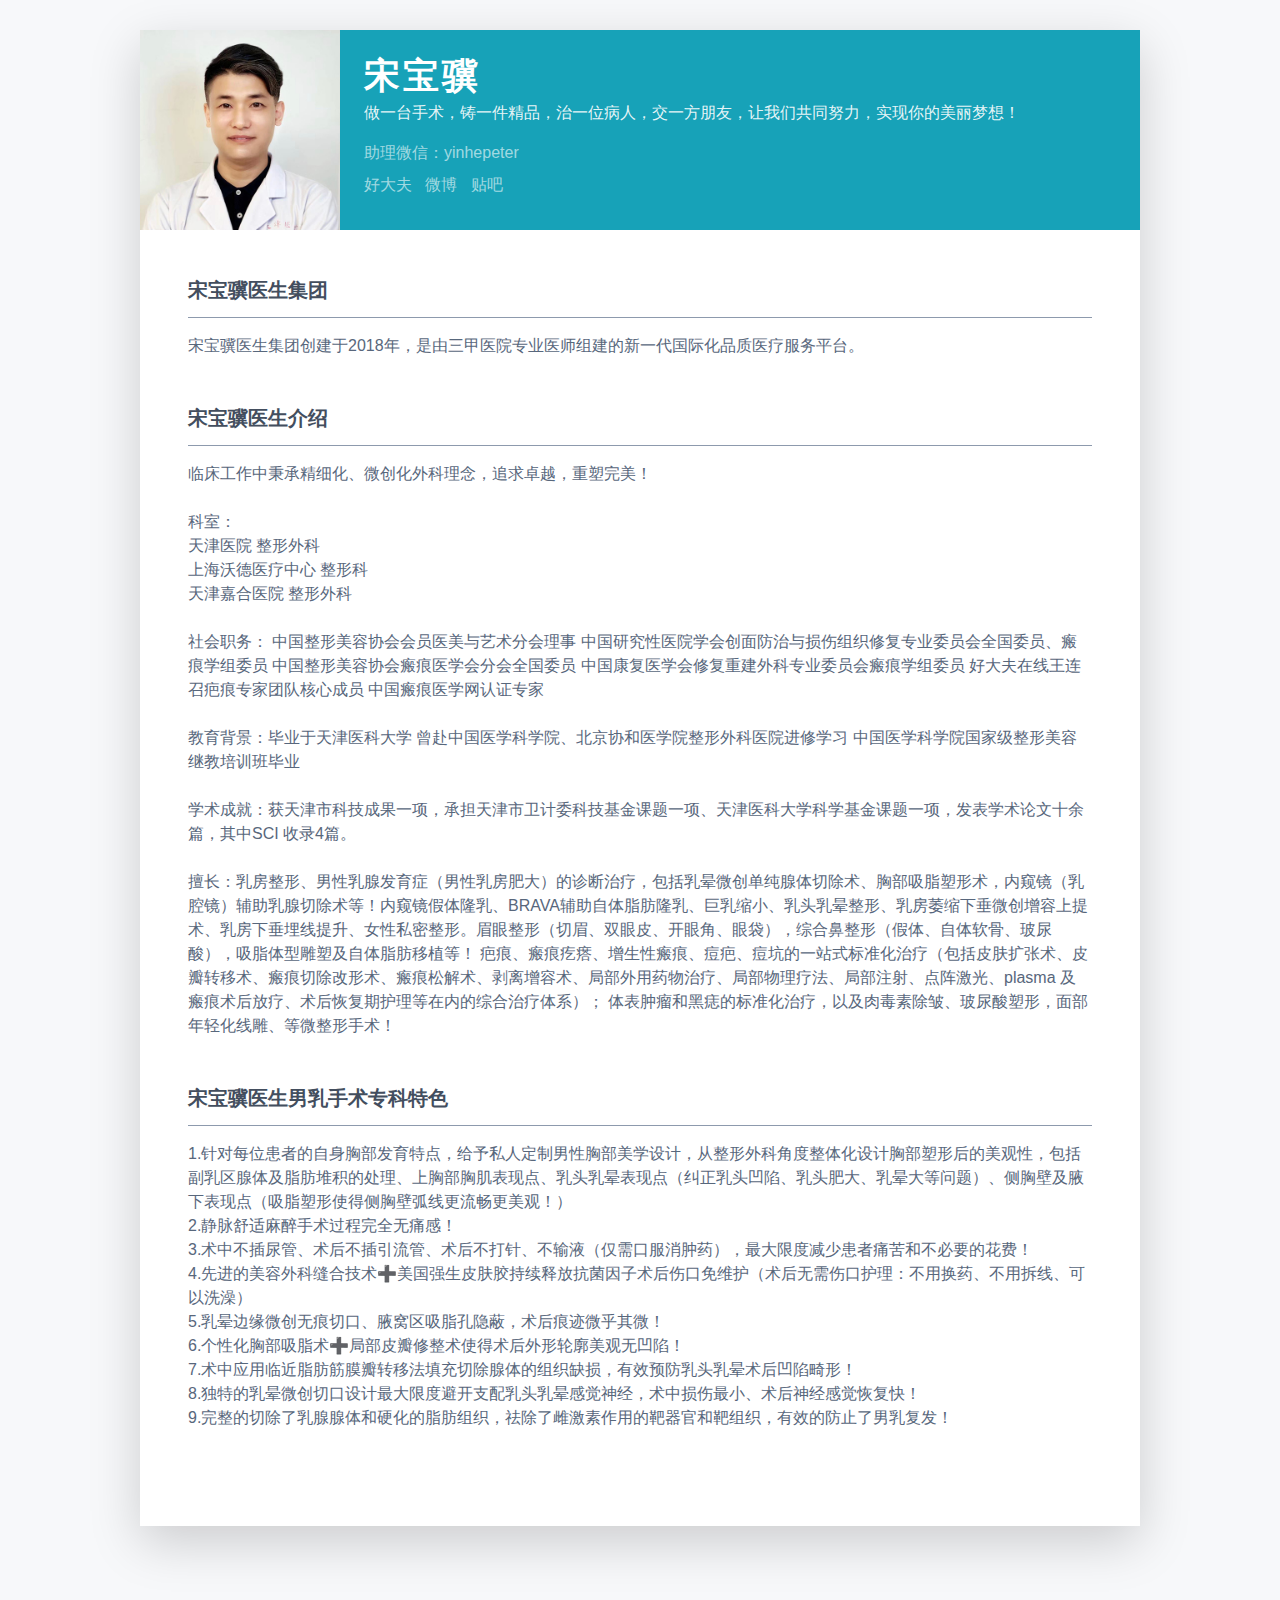
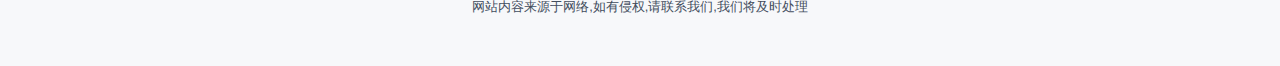
<file: index.html>
<!DOCTYPE html>
<html lang="cn">

	<head>
		<title>宋宝骥医生集团</title>

		<!-- Meta -->
		<meta charset="utf-8">
		<meta http-equiv="X-UA-Compatible" content="IE=edge">
		<meta name="viewport" content="width=device-width, initial-scale=1.0">
		<meta name="keywords" content="宋宝骥,宋宝骥医生,整形医生宋宝骥,宋宝骥医生集团,男性乳房发育">
		<meta name="description" content="宋宝骥医生集团创建于2018年，是由三甲医院专业医师组建的新一代国际化品质医疗服务平台，宋宝骥医生：天津市天津医院（天津大学天津医院）整形外科 副主任医师、副教授。">
		<meta name="author" content="">
		<link rel="shortcut icon" href="favicon.ico">
		<!-- Theme CSS -->
		<link id="theme-style" rel="stylesheet" href="pillar-1.css">
	</head>

	<body>

		<article class="resume-wrapper text-center position-relative">
			<div class="resume-wrapper-inner mx-auto text-left bg-white shadow-lg">
				<header class="resume-header pt-4 pt-md-0">
					<div class="media flex-column flex-md-row">
						<img class="mr-3 img-fluid picture mx-auto" src="profile.jpg" alt="宋宝骥">
						<div class="media-body p-4 d-flex flex-column flex-md-row mx-auto mx-lg-0">
							<div class="primary-info">
								<h1 class="name mt-0 mb-1 text-white text-uppercase text-uppercase">宋宝骥</h1>
								<div class="title mb-3">做一台手术，铸一件精品，治一位病人，交一方朋友，让我们共同努力，实现你的美丽梦想！</div>
								<ul class="list-unstyled">
									<li class="mb-2">
										<a href="#">助理微信：yinhepeter</a>
									</li>
									<li>
										<a href="https://songbaoji.haodf.com/" target="_blank">好大夫</a>&nbsp;&nbsp;
										<a href="https://weibo.com/u/6094166559?is_hot=1" target="_blank">微博</a>&nbsp;&nbsp;
										<a href="https://tieba.baidu.com/f?kw=%E5%AE%8B%E5%AE%9D%E9%AA%A5&ie=utf-8" target="_blank">贴吧</a>
									</li>

								</ul>
							</div>
							<!--//primary-info-->

						</div>
						<!--//media-body-->
					</div>
					<!--//media-->
				</header>
				<div class="resume-body p-5">
					<section class="resume-section summary-section mb-5">
						<h2 class="resume-section-title text-uppercase font-weight-bold pb-3 mb-3">宋宝骥医生集团</h2>
						<div class="resume-section-content">
							<p class="mb-0">
								宋宝骥医生集团创建于2018年，是由三甲医院专业医师组建的新一代国际化品质医疗服务平台。
							</p>
						</div>
					</section>
					<section class="resume-section summary-section mb-5">
						<h2 class="resume-section-title text-uppercase font-weight-bold pb-3 mb-3">宋宝骥医生介绍</h2>
						<div class="resume-section-content">
							<p class="mb-0">
								临床工作中秉承精细化、微创化外科理念，追求卓越，重塑完美！ 
								<br/><br/>科室：
								<br/>天津医院  整形外科
								<br/>上海沃德医疗中心  整形科
								<br/>天津嘉合医院   整形外科




								<br/><br/>社会职务： 中国整形美容协会会员医美与艺术分会理事 中国研究性医院学会创面防治与损伤组织修复专业委员会全国委员、瘢痕学组委员 中国整形美容协会瘢痕医学会分会全国委员 中国康复医学会修复重建外科专业委员会瘢痕学组委员 好大夫在线王连召疤痕专家团队核心成员 中国瘢痕医学网认证专家 
								<br/><br/>教育背景：毕业于天津医科大学 曾赴中国医学科学院、北京协和医学院整形外科医院进修学习 中国医学科学院国家级整形美容继教培训班毕业
								<br/><br/>学术成就：获天津市科技成果一项，承担天津市卫计委科技基金课题一项、天津医科大学科学基金课题一项，发表学术论文十余篇，其中SCI 收录4篇。
								<br/><br/>擅长：乳房整形、男性乳腺发育症（男性乳房肥大）的诊断治疗，包括乳晕微创单纯腺体切除术、胸部吸脂塑形术，内窥镜（乳腔镜）辅助乳腺切除术等！内窥镜假体隆乳、BRAVA辅助自体脂肪隆乳、巨乳缩小、乳头乳晕整形、乳房萎缩下垂微创增容上提术、乳房下垂埋线提升、女性私密整形。眉眼整形（切眉、双眼皮、开眼角、眼袋），综合鼻整形（假体、自体软骨、玻尿酸），吸脂体型雕塑及自体脂肪移植等！ 疤痕、瘢痕疙瘩、增生性瘢痕、痘疤、痘坑的一站式标准化治疗（包括皮肤扩张术、皮瓣转移术、瘢痕切除改形术、瘢痕松解术、剥离增容术、局部外用药物治疗、局部物理疗法、局部注射、点阵激光、plasma 及瘢痕术后放疗、术后恢复期护理等在内的综合治疗体系）； 体表肿瘤和黑痣的标准化治疗，以及肉毒素除皱、玻尿酸塑形，面部年轻化线雕、等微整形手术！
							</p>
						</div>
					</section>
					<section class="resume-section summary-section mb-5">
						<h2 class="resume-section-title text-uppercase font-weight-bold pb-3 mb-3">	宋宝骥医生男乳手术专科特色</h2>
						<div class="resume-section-content">
							<p class="mb-0">
								1.针对每位患者的自身胸部发育特点，给予私人定制男性胸部美学设计，从整形外科角度整体化设计胸部塑形后的美观性，包括副乳区腺体及脂肪堆积的处理、上胸部胸肌表现点、乳头乳晕表现点（纠正乳头凹陷、乳头肥大、乳晕大等问题）、侧胸壁及腋下表现点（吸脂塑形使得侧胸壁弧线更流畅更美观！）
								<br/>2.静脉舒适麻醉手术过程完全无痛感！
								<br/>3.术中不插尿管、术后不插引流管、术后不打针、不输液（仅需口服消肿药），最大限度减少患者痛苦和不必要的花费！
								<br/>4.先进的美容外科缝合技术➕美国强生皮肤胶持续释放抗菌因子术后伤口免维护（术后无需伤口护理：不用换药、不用拆线、可以洗澡）
								<br/>5.乳晕边缘微创无痕切口、腋窝区吸脂孔隐蔽，术后痕迹微乎其微！
								<br/>6.个性化胸部吸脂术➕局部皮瓣修整术使得术后外形轮廓美观无凹陷！
								<br/>7.术中应用临近脂肪筋膜瓣转移法填充切除腺体的组织缺损，有效预防乳头乳晕术后凹陷畸形！
								<br/>8.独特的乳晕微创切口设计最大限度避开支配乳头乳晕感觉神经，术中损伤最小、术后神经感觉恢复快！
								<br/>9.完整的切除了乳腺腺体和硬化的脂肪组织，祛除了雌激素作用的靶器官和靶组织，有效的防止了男乳复发！
							</p>
						</div>
					</section>
					<!--//summary-section-->

				</div>
				<!--//resume-body-->

			</div>
		</article>

		<footer class="footer text-center pt-2 pb-5">
			<small class="copyright">网站内容来源于网络,如有侵权,请联系我们,我们将及时处理 </small>
		</footer>

	</body>

</html>
</file>
<file: pillar-1.css>
:root {
  --blue: #007bff;
  --indigo: #6610f2;
  --purple: #6f42c1;
  --pink: #e83e8c;
  --red: #dc3545;
  --orange: #fd7e14;
  --yellow: #ffc107;
  --green: #28a745;
  --teal: #20c997;
  --cyan: #17a2b8;
  --white: #fff;
  --gray: #6c757d;
  --gray-dark: #343a40;
  --primary: #434E5E;
  --secondary: #58677c;
  --success: #28a745;
  --info: #17a2b8;
  --warning: #ffc107;
  --danger: #dc3545;
  --light: #f8f9fa;
  --dark: #343a40;
  --breakpoint-xs: 0;
  --breakpoint-sm: 576px;
  --breakpoint-md: 768px;
  --breakpoint-lg: 992px;
  --breakpoint-xl: 1200px;
  --font-family-sans-serif: -apple-system, BlinkMacSystemFont, "Segoe UI", Roboto, "Helvetica Neue", Arial, sans-serif, "Apple Color Emoji", "Segoe UI Emoji", "Segoe UI Symbol";
  --font-family-monospace: SFMono-Regular, Menlo, Monaco, Consolas, "Liberation Mono", "Courier New", monospace;
}

*,
*::before,
*::after {
  box-sizing: border-box;
}

html {
  font-family: sans-serif;
  line-height: 1.15;
  -webkit-text-size-adjust: 100%;
  -ms-text-size-adjust: 100%;
  -ms-overflow-style: scrollbar;
  -webkit-tap-highlight-color: rgba(0, 0, 0, 0);
}

@-ms-viewport {
  width: device-width;
}

article, aside, figcaption, figure, footer, header, hgroup, main, nav, section {
  display: block;
}

body {
  margin: 0;
  font-family: -apple-system, BlinkMacSystemFont, "Segoe UI", Roboto, "Helvetica Neue", Arial, sans-serif, "Apple Color Emoji", "Segoe UI Emoji", "Segoe UI Symbol";
  font-size: 1rem;
  font-weight: 400;
  line-height: 1.5;
  color: #212529;
  text-align: left;
  background-color: #fff;
}

[tabindex="-1"]:focus {
  outline: 0 !important;
}
.tlinks{text-indent:-9999px;height:0;line-height:0;font-size:0;overflow:hidden;}
hr {
  box-sizing: content-box;
  height: 0;
  overflow: visible;
}

h1, h2, h3, h4, h5, h6 {
  margin-top: 0;
  margin-bottom: 0.5rem;
}

p {
  margin-top: 0;
  margin-bottom: 1rem;
}

abbr[title],
abbr[data-original-title] {
  text-decoration: underline;
  text-decoration: underline dotted;
  cursor: help;
  border-bottom: 0;
}

address {
  margin-bottom: 1rem;
  font-style: normal;
  line-height: inherit;
}

ol,
ul,
dl {
  margin-top: 0;
  margin-bottom: 1rem;
}

ol ol,
ul ul,
ol ul,
ul ol {
  margin-bottom: 0;
}

dt {
  font-weight: 700;
}

dd {
  margin-bottom: .5rem;
  margin-left: 0;
}

blockquote {
  margin: 0 0 1rem;
}

dfn {
  font-style: italic;
}

b,
strong {
  font-weight: bolder;
}

small {
  font-size: 80%;
}

sub,
sup {
  position: relative;
  font-size: 75%;
  line-height: 0;
  vertical-align: baseline;
}

sub {
  bottom: -.25em;
}

sup {
  top: -.5em;
}

a {
  color: #434E5E;
  text-decoration: none;
  background-color: transparent;
  -webkit-text-decoration-skip: objects;
}

a:hover {
  color: #232931;
  text-decoration: underline;
}

a:not([href]):not([tabindex]) {
  color: inherit;
  text-decoration: none;
}

a:not([href]):not([tabindex]):hover, a:not([href]):not([tabindex]):focus {
  color: inherit;
  text-decoration: none;
}

a:not([href]):not([tabindex]):focus {
  outline: 0;
}

pre,
code,
kbd,
samp {
  font-family: SFMono-Regular, Menlo, Monaco, Consolas, "Liberation Mono", "Courier New", monospace;
  font-size: 1em;
}

pre {
  margin-top: 0;
  margin-bottom: 1rem;
  overflow: auto;
  -ms-overflow-style: scrollbar;
}

figure {
  margin: 0 0 1rem;
}

img {
  vertical-align: middle;
  border-style: none;
}

svg:not(:root) {
  overflow: hidden;
  vertical-align: middle;
}

table {
  border-collapse: collapse;
}

caption {
  padding-top: 0.75rem;
  padding-bottom: 0.75rem;
  color: #6c757d;
  text-align: left;
  caption-side: bottom;
}

th {
  text-align: inherit;
}

label {
  display: inline-block;
  margin-bottom: 0.5rem;
}

button {
  border-radius: 0;
}

button:focus {
  outline: 1px dotted;
  outline: 5px auto -webkit-focus-ring-color;
}

input,
button,
select,
optgroup,
textarea {
  margin: 0;
  font-family: inherit;
  font-size: inherit;
  line-height: inherit;
}

button,
input {
  overflow: visible;
}

button,
select {
  text-transform: none;
}

button,
html [type="button"],
[type="reset"],
[type="submit"] {
  -webkit-appearance: button;
}

button::-moz-focus-inner,
[type="button"]::-moz-focus-inner,
[type="reset"]::-moz-focus-inner,
[type="submit"]::-moz-focus-inner {
  padding: 0;
  border-style: none;
}

input[type="radio"],
input[type="checkbox"] {
  box-sizing: border-box;
  padding: 0;
}

input[type="date"],
input[type="time"],
input[type="datetime-local"],
input[type="month"] {
  -webkit-appearance: listbox;
}

textarea {
  overflow: auto;
  resize: vertical;
}

fieldset {
  min-width: 0;
  padding: 0;
  margin: 0;
  border: 0;
}

legend {
  display: block;
  width: 100%;
  max-width: 100%;
  padding: 0;
  margin-bottom: .5rem;
  font-size: 1.5rem;
  line-height: inherit;
  color: inherit;
  white-space: normal;
}

progress {
  vertical-align: baseline;
}

[type="number"]::-webkit-inner-spin-button,
[type="number"]::-webkit-outer-spin-button {
  height: auto;
}

[type="search"] {
  outline-offset: -2px;
  -webkit-appearance: none;
}

[type="search"]::-webkit-search-cancel-button,
[type="search"]::-webkit-search-decoration {
  -webkit-appearance: none;
}

::-webkit-file-upload-button {
  font: inherit;
  -webkit-appearance: button;
}

output {
  display: inline-block;
}

summary {
  display: list-item;
  cursor: pointer;
}

template {
  display: none;
}

[hidden] {
  display: none !important;
}

h1, h2, h3, h4, h5, h6,
.h1, .h2, .h3, .h4, .h5, .h6 {
  margin-bottom: 0.5rem;
  font-family: inherit;
  font-weight: 500;
  line-height: 1.2;
  color: inherit;
}

h1, .h1 {
  font-size: 2.5rem;
}

h2, .h2 {
  font-size: 2rem;
}

h3, .h3 {
  font-size: 1.75rem;
}

h4, .h4 {
  font-size: 1.5rem;
}

h5, .h5 {
  font-size: 1.25rem;
}

h6, .h6 {
  font-size: 1rem;
}

.lead {
  font-size: 1.25rem;
  font-weight: 300;
}

.display-1 {
  font-size: 6rem;
  font-weight: 300;
  line-height: 1.2;
}

.display-2 {
  font-size: 5.5rem;
  font-weight: 300;
  line-height: 1.2;
}

.display-3 {
  font-size: 4.5rem;
  font-weight: 300;
  line-height: 1.2;
}

.display-4 {
  font-size: 3.5rem;
  font-weight: 300;
  line-height: 1.2;
}

hr {
  margin-top: 1rem;
  margin-bottom: 1rem;
  border: 0;
  border-top: 1px solid rgba(0, 0, 0, 0.1);
}

small,
.small {
  font-size: 80%;
  font-weight: 400;
}

mark,
.mark {
  padding: 0.2em;
  background-color: #fcf8e3;
}

.list-unstyled {
  padding-left: 0;
  list-style: none;
}

.list-inline {
  padding-left: 0;
  list-style: none;
}

.list-inline-item {
  display: inline-block;
}

.list-inline-item:not(:last-child) {
  margin-right: 0.5rem;
}

.initialism {
  font-size: 90%;
  text-transform: uppercase;
}

.blockquote {
  margin-bottom: 1rem;
  font-size: 1.25rem;
}

.blockquote-footer {
  display: block;
  font-size: 80%;
  color: #6c757d;
}

.blockquote-footer::before {
  content: "\2014 \00A0";
}

.img-fluid {
  max-width: 100%;
  height: auto;
}

.img-thumbnail {
  padding: 0.25rem;
  background-color: #fff;
  border: 1px solid #dee2e6;
  border-radius: 0.25rem;
  max-width: 100%;
  height: auto;
}

.figure {
  display: inline-block;
}

.figure-img {
  margin-bottom: 0.5rem;
  line-height: 1;
}

.figure-caption {
  font-size: 90%;
  color: #6c757d;
}

code {
  font-size: 87.5%;
  color: #e83e8c;
  word-break: break-word;
}

a > code {
  color: inherit;
}

kbd {
  padding: 0.2rem 0.4rem;
  font-size: 87.5%;
  color: #fff;
  background-color: #212529;
  border-radius: 0.2rem;
}

kbd kbd {
  padding: 0;
  font-size: 100%;
  font-weight: 700;
}

pre {
  display: block;
  font-size: 87.5%;
  color: #212529;
}

pre code {
  font-size: inherit;
  color: inherit;
  word-break: normal;
}

.pre-scrollable {
  max-height: 340px;
  overflow-y: scroll;
}

.container {
  width: 100%;
  padding-right: 15px;
  padding-left: 15px;
  margin-right: auto;
  margin-left: auto;
}

@media (min-width: 576px) {
  .container {
    max-width: 540px;
  }
}

@media (min-width: 768px) {
  .container {
    max-width: 720px;
  }
}

@media (min-width: 992px) {
  .container {
    max-width: 960px;
  }
}

@media (min-width: 1200px) {
  .container {
    max-width: 1140px;
  }
}

.container-fluid {
  width: 100%;
  padding-right: 15px;
  padding-left: 15px;
  margin-right: auto;
  margin-left: auto;
}

.row {
  display: flex;
  flex-wrap: wrap;
  margin-right: -15px;
  margin-left: -15px;
}

.no-gutters {
  margin-right: 0;
  margin-left: 0;
}

.no-gutters > .col,
.no-gutters > [class*="col-"] {
  padding-right: 0;
  padding-left: 0;
}

.col-1, .col-2, .col-3, .col-4, .col-5, .col-6, .col-7, .col-8, .col-9, .col-10, .col-11, .col-12, .col,
.col-auto, .col-sm-1, .col-sm-2, .col-sm-3, .col-sm-4, .col-sm-5, .col-sm-6, .col-sm-7, .col-sm-8, .col-sm-9, .col-sm-10, .col-sm-11, .col-sm-12, .col-sm,
.col-sm-auto, .col-md-1, .col-md-2, .col-md-3, .col-md-4, .col-md-5, .col-md-6, .col-md-7, .col-md-8, .col-md-9, .col-md-10, .col-md-11, .col-md-12, .col-md,
.col-md-auto, .col-lg-1, .col-lg-2, .col-lg-3, .col-lg-4, .col-lg-5, .col-lg-6, .col-lg-7, .col-lg-8, .col-lg-9, .col-lg-10, .col-lg-11, .col-lg-12, .col-lg,
.col-lg-auto, .col-xl-1, .col-xl-2, .col-xl-3, .col-xl-4, .col-xl-5, .col-xl-6, .col-xl-7, .col-xl-8, .col-xl-9, .col-xl-10, .col-xl-11, .col-xl-12, .col-xl,
.col-xl-auto {
  position: relative;
  width: 100%;
  min-height: 1px;
  padding-right: 15px;
  padding-left: 15px;
}

.col {
  flex-basis: 0;
  flex-grow: 1;
  max-width: 100%;
}

.col-auto {
  flex: 0 0 auto;
  width: auto;
  max-width: none;
}

.col-1 {
  flex: 0 0 8.3333333333%;
  max-width: 8.3333333333%;
}

.col-2 {
  flex: 0 0 16.6666666667%;
  max-width: 16.6666666667%;
}

.col-3 {
  flex: 0 0 25%;
  max-width: 25%;
}

.col-4 {
  flex: 0 0 33.3333333333%;
  max-width: 33.3333333333%;
}

.col-5 {
  flex: 0 0 41.6666666667%;
  max-width: 41.6666666667%;
}

.col-6 {
  flex: 0 0 50%;
  max-width: 50%;
}

.col-7 {
  flex: 0 0 58.3333333333%;
  max-width: 58.3333333333%;
}

.col-8 {
  flex: 0 0 66.6666666667%;
  max-width: 66.6666666667%;
}

.col-9 {
  flex: 0 0 75%;
  max-width: 75%;
}

.col-10 {
  flex: 0 0 83.3333333333%;
  max-width: 83.3333333333%;
}

.col-11 {
  flex: 0 0 91.6666666667%;
  max-width: 91.6666666667%;
}

.col-12 {
  flex: 0 0 100%;
  max-width: 100%;
}

.order-first {
  order: -1;
}

.order-last {
  order: 13;
}

.order-0 {
  order: 0;
}

.order-1 {
  order: 1;
}

.order-2 {
  order: 2;
}

.order-3 {
  order: 3;
}

.order-4 {
  order: 4;
}

.order-5 {
  order: 5;
}

.order-6 {
  order: 6;
}

.order-7 {
  order: 7;
}

.order-8 {
  order: 8;
}

.order-9 {
  order: 9;
}

.order-10 {
  order: 10;
}

.order-11 {
  order: 11;
}

.order-12 {
  order: 12;
}

.offset-1 {
  margin-left: 8.3333333333%;
}

.offset-2 {
  margin-left: 16.6666666667%;
}

.offset-3 {
  margin-left: 25%;
}

.offset-4 {
  margin-left: 33.3333333333%;
}

.offset-5 {
  margin-left: 41.6666666667%;
}

.offset-6 {
  margin-left: 50%;
}

.offset-7 {
  margin-left: 58.3333333333%;
}

.offset-8 {
  margin-left: 66.6666666667%;
}

.offset-9 {
  margin-left: 75%;
}

.offset-10 {
  margin-left: 83.3333333333%;
}

.offset-11 {
  margin-left: 91.6666666667%;
}

@media (min-width: 576px) {
  .col-sm {
    flex-basis: 0;
    flex-grow: 1;
    max-width: 100%;
  }
  .col-sm-auto {
    flex: 0 0 auto;
    width: auto;
    max-width: none;
  }
  .col-sm-1 {
    flex: 0 0 8.3333333333%;
    max-width: 8.3333333333%;
  }
  .col-sm-2 {
    flex: 0 0 16.6666666667%;
    max-width: 16.6666666667%;
  }
  .col-sm-3 {
    flex: 0 0 25%;
    max-width: 25%;
  }
  .col-sm-4 {
    flex: 0 0 33.3333333333%;
    max-width: 33.3333333333%;
  }
  .col-sm-5 {
    flex: 0 0 41.6666666667%;
    max-width: 41.6666666667%;
  }
  .col-sm-6 {
    flex: 0 0 50%;
    max-width: 50%;
  }
  .col-sm-7 {
    flex: 0 0 58.3333333333%;
    max-width: 58.3333333333%;
  }
  .col-sm-8 {
    flex: 0 0 66.6666666667%;
    max-width: 66.6666666667%;
  }
  .col-sm-9 {
    flex: 0 0 75%;
    max-width: 75%;
  }
  .col-sm-10 {
    flex: 0 0 83.3333333333%;
    max-width: 83.3333333333%;
  }
  .col-sm-11 {
    flex: 0 0 91.6666666667%;
    max-width: 91.6666666667%;
  }
  .col-sm-12 {
    flex: 0 0 100%;
    max-width: 100%;
  }
  .order-sm-first {
    order: -1;
  }
  .order-sm-last {
    order: 13;
  }
  .order-sm-0 {
    order: 0;
  }
  .order-sm-1 {
    order: 1;
  }
  .order-sm-2 {
    order: 2;
  }
  .order-sm-3 {
    order: 3;
  }
  .order-sm-4 {
    order: 4;
  }
  .order-sm-5 {
    order: 5;
  }
  .order-sm-6 {
    order: 6;
  }
  .order-sm-7 {
    order: 7;
  }
  .order-sm-8 {
    order: 8;
  }
  .order-sm-9 {
    order: 9;
  }
  .order-sm-10 {
    order: 10;
  }
  .order-sm-11 {
    order: 11;
  }
  .order-sm-12 {
    order: 12;
  }
  .offset-sm-0 {
    margin-left: 0;
  }
  .offset-sm-1 {
    margin-left: 8.3333333333%;
  }
  .offset-sm-2 {
    margin-left: 16.6666666667%;
  }
  .offset-sm-3 {
    margin-left: 25%;
  }
  .offset-sm-4 {
    margin-left: 33.3333333333%;
  }
  .offset-sm-5 {
    margin-left: 41.6666666667%;
  }
  .offset-sm-6 {
    margin-left: 50%;
  }
  .offset-sm-7 {
    margin-left: 58.3333333333%;
  }
  .offset-sm-8 {
    margin-left: 66.6666666667%;
  }
  .offset-sm-9 {
    margin-left: 75%;
  }
  .offset-sm-10 {
    margin-left: 83.3333333333%;
  }
  .offset-sm-11 {
    margin-left: 91.6666666667%;
  }
}

@media (min-width: 768px) {
  .col-md {
    flex-basis: 0;
    flex-grow: 1;
    max-width: 100%;
  }
  .col-md-auto {
    flex: 0 0 auto;
    width: auto;
    max-width: none;
  }
  .col-md-1 {
    flex: 0 0 8.3333333333%;
    max-width: 8.3333333333%;
  }
  .col-md-2 {
    flex: 0 0 16.6666666667%;
    max-width: 16.6666666667%;
  }
  .col-md-3 {
    flex: 0 0 25%;
    max-width: 25%;
  }
  .col-md-4 {
    flex: 0 0 33.3333333333%;
    max-width: 33.3333333333%;
  }
  .col-md-5 {
    flex: 0 0 41.6666666667%;
    max-width: 41.6666666667%;
  }
  .col-md-6 {
    flex: 0 0 50%;
    max-width: 50%;
  }
  .col-md-7 {
    flex: 0 0 58.3333333333%;
    max-width: 58.3333333333%;
  }
  .col-md-8 {
    flex: 0 0 66.6666666667%;
    max-width: 66.6666666667%;
  }
  .col-md-9 {
    flex: 0 0 75%;
    max-width: 75%;
  }
  .col-md-10 {
    flex: 0 0 83.3333333333%;
    max-width: 83.3333333333%;
  }
  .col-md-11 {
    flex: 0 0 91.6666666667%;
    max-width: 91.6666666667%;
  }
  .col-md-12 {
    flex: 0 0 100%;
    max-width: 100%;
  }
  .order-md-first {
    order: -1;
  }
  .order-md-last {
    order: 13;
  }
  .order-md-0 {
    order: 0;
  }
  .order-md-1 {
    order: 1;
  }
  .order-md-2 {
    order: 2;
  }
  .order-md-3 {
    order: 3;
  }
  .order-md-4 {
    order: 4;
  }
  .order-md-5 {
    order: 5;
  }
  .order-md-6 {
    order: 6;
  }
  .order-md-7 {
    order: 7;
  }
  .order-md-8 {
    order: 8;
  }
  .order-md-9 {
    order: 9;
  }
  .order-md-10 {
    order: 10;
  }
  .order-md-11 {
    order: 11;
  }
  .order-md-12 {
    order: 12;
  }
  .offset-md-0 {
    margin-left: 0;
  }
  .offset-md-1 {
    margin-left: 8.3333333333%;
  }
  .offset-md-2 {
    margin-left: 16.6666666667%;
  }
  .offset-md-3 {
    margin-left: 25%;
  }
  .offset-md-4 {
    margin-left: 33.3333333333%;
  }
  .offset-md-5 {
    margin-left: 41.6666666667%;
  }
  .offset-md-6 {
    margin-left: 50%;
  }
  .offset-md-7 {
    margin-left: 58.3333333333%;
  }
  .offset-md-8 {
    margin-left: 66.6666666667%;
  }
  .offset-md-9 {
    margin-left: 75%;
  }
  .offset-md-10 {
    margin-left: 83.3333333333%;
  }
  .offset-md-11 {
    margin-left: 91.6666666667%;
  }
}

@media (min-width: 992px) {
  .col-lg {
    flex-basis: 0;
    flex-grow: 1;
    max-width: 100%;
  }
  .col-lg-auto {
    flex: 0 0 auto;
    width: auto;
    max-width: none;
  }
  .col-lg-1 {
    flex: 0 0 8.3333333333%;
    max-width: 8.3333333333%;
  }
  .col-lg-2 {
    flex: 0 0 16.6666666667%;
    max-width: 16.6666666667%;
  }
  .col-lg-3 {
    flex: 0 0 25%;
    max-width: 25%;
  }
  .col-lg-4 {
    flex: 0 0 33.3333333333%;
    max-width: 33.3333333333%;
  }
  .col-lg-5 {
    flex: 0 0 41.6666666667%;
    max-width: 41.6666666667%;
  }
  .col-lg-6 {
    flex: 0 0 50%;
    max-width: 50%;
  }
  .col-lg-7 {
    flex: 0 0 58.3333333333%;
    max-width: 58.3333333333%;
  }
  .col-lg-8 {
    flex: 0 0 66.6666666667%;
    max-width: 66.6666666667%;
  }
  .col-lg-9 {
    flex: 0 0 75%;
    max-width: 75%;
  }
  .col-lg-10 {
    flex: 0 0 83.3333333333%;
    max-width: 83.3333333333%;
  }
  .col-lg-11 {
    flex: 0 0 91.6666666667%;
    max-width: 91.6666666667%;
  }
  .col-lg-12 {
    flex: 0 0 100%;
    max-width: 100%;
  }
  .order-lg-first {
    order: -1;
  }
  .order-lg-last {
    order: 13;
  }
  .order-lg-0 {
    order: 0;
  }
  .order-lg-1 {
    order: 1;
  }
  .order-lg-2 {
    order: 2;
  }
  .order-lg-3 {
    order: 3;
  }
  .order-lg-4 {
    order: 4;
  }
  .order-lg-5 {
    order: 5;
  }
  .order-lg-6 {
    order: 6;
  }
  .order-lg-7 {
    order: 7;
  }
  .order-lg-8 {
    order: 8;
  }
  .order-lg-9 {
    order: 9;
  }
  .order-lg-10 {
    order: 10;
  }
  .order-lg-11 {
    order: 11;
  }
  .order-lg-12 {
    order: 12;
  }
  .offset-lg-0 {
    margin-left: 0;
  }
  .offset-lg-1 {
    margin-left: 8.3333333333%;
  }
  .offset-lg-2 {
    margin-left: 16.6666666667%;
  }
  .offset-lg-3 {
    margin-left: 25%;
  }
  .offset-lg-4 {
    margin-left: 33.3333333333%;
  }
  .offset-lg-5 {
    margin-left: 41.6666666667%;
  }
  .offset-lg-6 {
    margin-left: 50%;
  }
  .offset-lg-7 {
    margin-left: 58.3333333333%;
  }
  .offset-lg-8 {
    margin-left: 66.6666666667%;
  }
  .offset-lg-9 {
    margin-left: 75%;
  }
  .offset-lg-10 {
    margin-left: 83.3333333333%;
  }
  .offset-lg-11 {
    margin-left: 91.6666666667%;
  }
}

@media (min-width: 1200px) {
  .col-xl {
    flex-basis: 0;
    flex-grow: 1;
    max-width: 100%;
  }
  .col-xl-auto {
    flex: 0 0 auto;
    width: auto;
    max-width: none;
  }
  .col-xl-1 {
    flex: 0 0 8.3333333333%;
    max-width: 8.3333333333%;
  }
  .col-xl-2 {
    flex: 0 0 16.6666666667%;
    max-width: 16.6666666667%;
  }
  .col-xl-3 {
    flex: 0 0 25%;
    max-width: 25%;
  }
  .col-xl-4 {
    flex: 0 0 33.3333333333%;
    max-width: 33.3333333333%;
  }
  .col-xl-5 {
    flex: 0 0 41.6666666667%;
    max-width: 41.6666666667%;
  }
  .col-xl-6 {
    flex: 0 0 50%;
    max-width: 50%;
  }
  .col-xl-7 {
    flex: 0 0 58.3333333333%;
    max-width: 58.3333333333%;
  }
  .col-xl-8 {
    flex: 0 0 66.6666666667%;
    max-width: 66.6666666667%;
  }
  .col-xl-9 {
    flex: 0 0 75%;
    max-width: 75%;
  }
  .col-xl-10 {
    flex: 0 0 83.3333333333%;
    max-width: 83.3333333333%;
  }
  .col-xl-11 {
    flex: 0 0 91.6666666667%;
    max-width: 91.6666666667%;
  }
  .col-xl-12 {
    flex: 0 0 100%;
    max-width: 100%;
  }
  .order-xl-first {
    order: -1;
  }
  .order-xl-last {
    order: 13;
  }
  .order-xl-0 {
    order: 0;
  }
  .order-xl-1 {
    order: 1;
  }
  .order-xl-2 {
    order: 2;
  }
  .order-xl-3 {
    order: 3;
  }
  .order-xl-4 {
    order: 4;
  }
  .order-xl-5 {
    order: 5;
  }
  .order-xl-6 {
    order: 6;
  }
  .order-xl-7 {
    order: 7;
  }
  .order-xl-8 {
    order: 8;
  }
  .order-xl-9 {
    order: 9;
  }
  .order-xl-10 {
    order: 10;
  }
  .order-xl-11 {
    order: 11;
  }
  .order-xl-12 {
    order: 12;
  }
  .offset-xl-0 {
    margin-left: 0;
  }
  .offset-xl-1 {
    margin-left: 8.3333333333%;
  }
  .offset-xl-2 {
    margin-left: 16.6666666667%;
  }
  .offset-xl-3 {
    margin-left: 25%;
  }
  .offset-xl-4 {
    margin-left: 33.3333333333%;
  }
  .offset-xl-5 {
    margin-left: 41.6666666667%;
  }
  .offset-xl-6 {
    margin-left: 50%;
  }
  .offset-xl-7 {
    margin-left: 58.3333333333%;
  }
  .offset-xl-8 {
    margin-left: 66.6666666667%;
  }
  .offset-xl-9 {
    margin-left: 75%;
  }
  .offset-xl-10 {
    margin-left: 83.3333333333%;
  }
  .offset-xl-11 {
    margin-left: 91.6666666667%;
  }
}

.table {
  width: 100%;
  max-width: 100%;
  margin-bottom: 1rem;
  background-color: transparent;
}

.table th,
.table td {
  padding: 0.75rem;
  vertical-align: top;
  border-top: 1px solid #dee2e6;
}

.table thead th {
  vertical-align: bottom;
  border-bottom: 2px solid #dee2e6;
}

.table tbody + tbody {
  border-top: 2px solid #dee2e6;
}

.table .table {
  background-color: #fff;
}

.table-sm th,
.table-sm td {
  padding: 0.3rem;
}

.table-bordered {
  border: 1px solid #dee2e6;
}

.table-bordered th,
.table-bordered td {
  border: 1px solid #dee2e6;
}

.table-bordered thead th,
.table-bordered thead td {
  border-bottom-width: 2px;
}

.table-borderless th,
.table-borderless td,
.table-borderless thead th,
.table-borderless tbody + tbody {
  border: 0;
}

.table-striped tbody tr:nth-of-type(odd) {
  background-color: rgba(0, 0, 0, 0.05);
}

.table-hover tbody tr:hover {
  background-color: rgba(0, 0, 0, 0.075);
}

.table-primary,
.table-primary > th,
.table-primary > td {
  background-color: #cacdd2;
}

.table-hover .table-primary:hover {
  background-color: #bcc0c6;
}

.table-hover .table-primary:hover > td,
.table-hover .table-primary:hover > th {
  background-color: #bcc0c6;
}

.table-secondary,
.table-secondary > th,
.table-secondary > td {
  background-color: #d0d4da;
}

.table-hover .table-secondary:hover {
  background-color: #c2c7cf;
}

.table-hover .table-secondary:hover > td,
.table-hover .table-secondary:hover > th {
  background-color: #c2c7cf;
}

.table-success,
.table-success > th,
.table-success > td {
  background-color: #c3e6cb;
}

.table-hover .table-success:hover {
  background-color: #b1dfbb;
}

.table-hover .table-success:hover > td,
.table-hover .table-success:hover > th {
  background-color: #b1dfbb;
}

.table-info,
.table-info > th,
.table-info > td {
  background-color: #bee5eb;
}

.table-hover .table-info:hover {
  background-color: #abdde5;
}

.table-hover .table-info:hover > td,
.table-hover .table-info:hover > th {
  background-color: #abdde5;
}

.table-warning,
.table-warning > th,
.table-warning > td {
  background-color: #ffeeba;
}

.table-hover .table-warning:hover {
  background-color: #ffe8a1;
}

.table-hover .table-warning:hover > td,
.table-hover .table-warning:hover > th {
  background-color: #ffe8a1;
}

.table-danger,
.table-danger > th,
.table-danger > td {
  background-color: #f5c6cb;
}

.table-hover .table-danger:hover {
  background-color: #f1b0b7;
}

.table-hover .table-danger:hover > td,
.table-hover .table-danger:hover > th {
  background-color: #f1b0b7;
}

.table-light,
.table-light > th,
.table-light > td {
  background-color: #fdfdfe;
}

.table-hover .table-light:hover {
  background-color: #ececf6;
}

.table-hover .table-light:hover > td,
.table-hover .table-light:hover > th {
  background-color: #ececf6;
}

.table-dark,
.table-dark > th,
.table-dark > td {
  background-color: #c6c8ca;
}

.table-hover .table-dark:hover {
  background-color: #b9bbbe;
}

.table-hover .table-dark:hover > td,
.table-hover .table-dark:hover > th {
  background-color: #b9bbbe;
}

.table-active,
.table-active > th,
.table-active > td {
  background-color: rgba(0, 0, 0, 0.075);
}

.table-hover .table-active:hover {
  background-color: rgba(0, 0, 0, 0.075);
}

.table-hover .table-active:hover > td,
.table-hover .table-active:hover > th {
  background-color: rgba(0, 0, 0, 0.075);
}

.table .thead-dark th {
  color: #fff;
  background-color: #212529;
  border-color: #32383e;
}

.table .thead-light th {
  color: #495057;
  background-color: #e9ecef;
  border-color: #dee2e6;
}

.table-dark {
  color: #fff;
  background-color: #212529;
}

.table-dark th,
.table-dark td,
.table-dark thead th {
  border-color: #32383e;
}

.table-dark.table-bordered {
  border: 0;
}

.table-dark.table-striped tbody tr:nth-of-type(odd) {
  background-color: rgba(255, 255, 255, 0.05);
}

.table-dark.table-hover tbody tr:hover {
  background-color: rgba(255, 255, 255, 0.075);
}

@media (max-width: 575.98px) {
  .table-responsive-sm {
    display: block;
    width: 100%;
    overflow-x: auto;
    -webkit-overflow-scrolling: touch;
    -ms-overflow-style: -ms-autohiding-scrollbar;
  }
  .table-responsive-sm > .table-bordered {
    border: 0;
  }
}

@media (max-width: 767.98px) {
  .table-responsive-md {
    display: block;
    width: 100%;
    overflow-x: auto;
    -webkit-overflow-scrolling: touch;
    -ms-overflow-style: -ms-autohiding-scrollbar;
  }
  .table-responsive-md > .table-bordered {
    border: 0;
  }
}

@media (max-width: 991.98px) {
  .table-responsive-lg {
    display: block;
    width: 100%;
    overflow-x: auto;
    -webkit-overflow-scrolling: touch;
    -ms-overflow-style: -ms-autohiding-scrollbar;
  }
  .table-responsive-lg > .table-bordered {
    border: 0;
  }
}

@media (max-width: 1199.98px) {
  .table-responsive-xl {
    display: block;
    width: 100%;
    overflow-x: auto;
    -webkit-overflow-scrolling: touch;
    -ms-overflow-style: -ms-autohiding-scrollbar;
  }
  .table-responsive-xl > .table-bordered {
    border: 0;
  }
}

.table-responsive {
  display: block;
  width: 100%;
  overflow-x: auto;
  -webkit-overflow-scrolling: touch;
  -ms-overflow-style: -ms-autohiding-scrollbar;
}

.table-responsive > .table-bordered {
  border: 0;
}

.form-control {
  display: block;
  width: 100%;
  padding: 0.375rem 0.75rem;
  font-size: 1rem;
  line-height: 1.5;
  color: #495057;
  background-color: #fff;
  background-clip: padding-box;
  border: 1px solid #ced4da;
  border-radius: 0.25rem;
  transition: border-color 0.15s ease-in-out, box-shadow 0.15s ease-in-out;
}

@media screen and (prefers-reduced-motion: reduce) {
  .form-control {
    transition: none;
  }
}

.form-control::-ms-expand {
  background-color: transparent;
  border: 0;
}

.form-control:focus {
  color: #495057;
  background-color: #fff;
  border-color: #7e8da3;
  outline: 0;
  box-shadow: 0 0 0 0.2rem rgba(67, 78, 94, 0.25);
}

.form-control::placeholder {
  color: #6c757d;
  opacity: 1;
}

.form-control:disabled, .form-control[readonly] {
  background-color: #e9ecef;
  opacity: 1;
}

select.form-control:not([size]):not([multiple]) {
  height: calc(2.25rem + 2px);
}

select.form-control:focus::-ms-value {
  color: #495057;
  background-color: #fff;
}

.form-control-file,
.form-control-range {
  display: block;
  width: 100%;
}

.col-form-label {
  padding-top: calc(0.375rem + 1px);
  padding-bottom: calc(0.375rem + 1px);
  margin-bottom: 0;
  font-size: inherit;
  line-height: 1.5;
}

.col-form-label-lg {
  padding-top: calc(0.5rem + 1px);
  padding-bottom: calc(0.5rem + 1px);
  font-size: 1.25rem;
  line-height: 1.5;
}

.col-form-label-sm {
  padding-top: calc(0.25rem + 1px);
  padding-bottom: calc(0.25rem + 1px);
  font-size: 0.875rem;
  line-height: 1.5;
}

.form-control-plaintext {
  display: block;
  width: 100%;
  padding-top: 0.375rem;
  padding-bottom: 0.375rem;
  margin-bottom: 0;
  line-height: 1.5;
  color: #212529;
  background-color: transparent;
  border: solid transparent;
  border-width: 1px 0;
}

.form-control-plaintext.form-control-sm, .input-group-sm > .form-control-plaintext.form-control,
.input-group-sm > .input-group-prepend > .form-control-plaintext.input-group-text,
.input-group-sm > .input-group-append > .form-control-plaintext.input-group-text,
.input-group-sm > .input-group-prepend > .form-control-plaintext.btn,
.input-group-sm > .input-group-append > .form-control-plaintext.btn, .form-control-plaintext.form-control-lg, .input-group-lg > .form-control-plaintext.form-control,
.input-group-lg > .input-group-prepend > .form-control-plaintext.input-group-text,
.input-group-lg > .input-group-append > .form-control-plaintext.input-group-text,
.input-group-lg > .input-group-prepend > .form-control-plaintext.btn,
.input-group-lg > .input-group-append > .form-control-plaintext.btn {
  padding-right: 0;
  padding-left: 0;
}

.form-control-sm, .input-group-sm > .form-control,
.input-group-sm > .input-group-prepend > .input-group-text,
.input-group-sm > .input-group-append > .input-group-text,
.input-group-sm > .input-group-prepend > .btn,
.input-group-sm > .input-group-append > .btn {
  padding: 0.25rem 0.5rem;
  font-size: 0.875rem;
  line-height: 1.5;
  border-radius: 0.2rem;
}

select.form-control-sm:not([size]):not([multiple]), .input-group-sm > select.form-control:not([size]):not([multiple]),
.input-group-sm > .input-group-prepend > select.input-group-text:not([size]):not([multiple]),
.input-group-sm > .input-group-append > select.input-group-text:not([size]):not([multiple]),
.input-group-sm > .input-group-prepend > select.btn:not([size]):not([multiple]),
.input-group-sm > .input-group-append > select.btn:not([size]):not([multiple]) {
  height: calc(1.8125rem + 2px);
}

.form-control-lg, .input-group-lg > .form-control,
.input-group-lg > .input-group-prepend > .input-group-text,
.input-group-lg > .input-group-append > .input-group-text,
.input-group-lg > .input-group-prepend > .btn,
.input-group-lg > .input-group-append > .btn {
  padding: 0.5rem 1rem;
  font-size: 1.25rem;
  line-height: 1.5;
  border-radius: 0.3rem;
}

select.form-control-lg:not([size]):not([multiple]), .input-group-lg > select.form-control:not([size]):not([multiple]),
.input-group-lg > .input-group-prepend > select.input-group-text:not([size]):not([multiple]),
.input-group-lg > .input-group-append > select.input-group-text:not([size]):not([multiple]),
.input-group-lg > .input-group-prepend > select.btn:not([size]):not([multiple]),
.input-group-lg > .input-group-append > select.btn:not([size]):not([multiple]) {
  height: calc(2.875rem + 2px);
}

.form-group {
  margin-bottom: 1rem;
}

.form-text {
  display: block;
  margin-top: 0.25rem;
}

.form-row {
  display: flex;
  flex-wrap: wrap;
  margin-right: -5px;
  margin-left: -5px;
}

.form-row > .col,
.form-row > [class*="col-"] {
  padding-right: 5px;
  padding-left: 5px;
}

.form-check {
  position: relative;
  display: block;
  padding-left: 1.25rem;
}

.form-check-input {
  position: absolute;
  margin-top: 0.3rem;
  margin-left: -1.25rem;
}

.form-check-input:disabled ~ .form-check-label {
  color: #6c757d;
}

.form-check-label {
  margin-bottom: 0;
}

.form-check-inline {
  display: inline-flex;
  align-items: center;
  padding-left: 0;
  margin-right: 0.75rem;
}

.form-check-inline .form-check-input {
  position: static;
  margin-top: 0;
  margin-right: 0.3125rem;
  margin-left: 0;
}

.valid-feedback {
  display: none;
  width: 100%;
  margin-top: 0.25rem;
  font-size: 80%;
  color: #28a745;
}

.valid-tooltip {
  position: absolute;
  top: 100%;
  z-index: 5;
  display: none;
  max-width: 100%;
  padding: .5rem;
  margin-top: .1rem;
  font-size: .875rem;
  line-height: 1;
  color: #fff;
  background-color: rgba(40, 167, 69, 0.8);
  border-radius: .2rem;
}

.was-validated .form-control:valid, .form-control.is-valid, .was-validated
.custom-select:valid,
.custom-select.is-valid {
  border-color: #28a745;
}

.was-validated .form-control:valid:focus, .form-control.is-valid:focus, .was-validated
.custom-select:valid:focus,
.custom-select.is-valid:focus {
  border-color: #28a745;
  box-shadow: 0 0 0 0.2rem rgba(40, 167, 69, 0.25);
}

.was-validated .form-control:valid ~ .valid-feedback,
.was-validated .form-control:valid ~ .valid-tooltip, .form-control.is-valid ~ .valid-feedback,
.form-control.is-valid ~ .valid-tooltip, .was-validated
.custom-select:valid ~ .valid-feedback,
.was-validated
.custom-select:valid ~ .valid-tooltip,
.custom-select.is-valid ~ .valid-feedback,
.custom-select.is-valid ~ .valid-tooltip {
  display: block;
}

.was-validated .form-control-file:valid ~ .valid-feedback,
.was-validated .form-control-file:valid ~ .valid-tooltip, .form-control-file.is-valid ~ .valid-feedback,
.form-control-file.is-valid ~ .valid-tooltip {
  display: block;
}

.was-validated .form-check-input:valid ~ .form-check-label, .form-check-input.is-valid ~ .form-check-label {
  color: #28a745;
}

.was-validated .form-check-input:valid ~ .valid-feedback,
.was-validated .form-check-input:valid ~ .valid-tooltip, .form-check-input.is-valid ~ .valid-feedback,
.form-check-input.is-valid ~ .valid-tooltip {
  display: block;
}

.was-validated .custom-control-input:valid ~ .custom-control-label, .custom-control-input.is-valid ~ .custom-control-label {
  color: #28a745;
}

.was-validated .custom-control-input:valid ~ .custom-control-label::before, .custom-control-input.is-valid ~ .custom-control-label::before {
  background-color: #71dd8a;
}

.was-validated .custom-control-input:valid ~ .valid-feedback,
.was-validated .custom-control-input:valid ~ .valid-tooltip, .custom-control-input.is-valid ~ .valid-feedback,
.custom-control-input.is-valid ~ .valid-tooltip {
  display: block;
}

.was-validated .custom-control-input:valid:checked ~ .custom-control-label::before, .custom-control-input.is-valid:checked ~ .custom-control-label::before {
  background-color: #34ce57;
}

.was-validated .custom-control-input:valid:focus ~ .custom-control-label::before, .custom-control-input.is-valid:focus ~ .custom-control-label::before {
  box-shadow: 0 0 0 1px #fff, 0 0 0 0.2rem rgba(40, 167, 69, 0.25);
}

.was-validated .custom-file-input:valid ~ .custom-file-label, .custom-file-input.is-valid ~ .custom-file-label {
  border-color: #28a745;
}

.was-validated .custom-file-input:valid ~ .custom-file-label::before, .custom-file-input.is-valid ~ .custom-file-label::before {
  border-color: inherit;
}

.was-validated .custom-file-input:valid ~ .valid-feedback,
.was-validated .custom-file-input:valid ~ .valid-tooltip, .custom-file-input.is-valid ~ .valid-feedback,
.custom-file-input.is-valid ~ .valid-tooltip {
  display: block;
}

.was-validated .custom-file-input:valid:focus ~ .custom-file-label, .custom-file-input.is-valid:focus ~ .custom-file-label {
  box-shadow: 0 0 0 0.2rem rgba(40, 167, 69, 0.25);
}

.invalid-feedback {
  display: none;
  width: 100%;
  margin-top: 0.25rem;
  font-size: 80%;
  color: #dc3545;
}

.invalid-tooltip {
  position: absolute;
  top: 100%;
  z-index: 5;
  display: none;
  max-width: 100%;
  padding: .5rem;
  margin-top: .1rem;
  font-size: .875rem;
  line-height: 1;
  color: #fff;
  background-color: rgba(220, 53, 69, 0.8);
  border-radius: .2rem;
}

.was-validated .form-control:invalid, .form-control.is-invalid, .was-validated
.custom-select:invalid,
.custom-select.is-invalid {
  border-color: #dc3545;
}

.was-validated .form-control:invalid:focus, .form-control.is-invalid:focus, .was-validated
.custom-select:invalid:focus,
.custom-select.is-invalid:focus {
  border-color: #dc3545;
  box-shadow: 0 0 0 0.2rem rgba(220, 53, 69, 0.25);
}

.was-validated .form-control:invalid ~ .invalid-feedback,
.was-validated .form-control:invalid ~ .invalid-tooltip, .form-control.is-invalid ~ .invalid-feedback,
.form-control.is-invalid ~ .invalid-tooltip, .was-validated
.custom-select:invalid ~ .invalid-feedback,
.was-validated
.custom-select:invalid ~ .invalid-tooltip,
.custom-select.is-invalid ~ .invalid-feedback,
.custom-select.is-invalid ~ .invalid-tooltip {
  display: block;
}

.was-validated .form-control-file:invalid ~ .invalid-feedback,
.was-validated .form-control-file:invalid ~ .invalid-tooltip, .form-control-file.is-invalid ~ .invalid-feedback,
.form-control-file.is-invalid ~ .invalid-tooltip {
  display: block;
}

.was-validated .form-check-input:invalid ~ .form-check-label, .form-check-input.is-invalid ~ .form-check-label {
  color: #dc3545;
}

.was-validated .form-check-input:invalid ~ .invalid-feedback,
.was-validated .form-check-input:invalid ~ .invalid-tooltip, .form-check-input.is-invalid ~ .invalid-feedback,
.form-check-input.is-invalid ~ .invalid-tooltip {
  display: block;
}

.was-validated .custom-control-input:invalid ~ .custom-control-label, .custom-control-input.is-invalid ~ .custom-control-label {
  color: #dc3545;
}

.was-validated .custom-control-input:invalid ~ .custom-control-label::before, .custom-control-input.is-invalid ~ .custom-control-label::before {
  background-color: #efa2a9;
}

.was-validated .custom-control-input:invalid ~ .invalid-feedback,
.was-validated .custom-control-input:invalid ~ .invalid-tooltip, .custom-control-input.is-invalid ~ .invalid-feedback,
.custom-control-input.is-invalid ~ .invalid-tooltip {
  display: block;
}

.was-validated .custom-control-input:invalid:checked ~ .custom-control-label::before, .custom-control-input.is-invalid:checked ~ .custom-control-label::before {
  background-color: #e4606d;
}

.was-validated .custom-control-input:invalid:focus ~ .custom-control-label::before, .custom-control-input.is-invalid:focus ~ .custom-control-label::before {
  box-shadow: 0 0 0 1px #fff, 0 0 0 0.2rem rgba(220, 53, 69, 0.25);
}

.was-validated .custom-file-input:invalid ~ .custom-file-label, .custom-file-input.is-invalid ~ .custom-file-label {
  border-color: #dc3545;
}

.was-validated .custom-file-input:invalid ~ .custom-file-label::before, .custom-file-input.is-invalid ~ .custom-file-label::before {
  border-color: inherit;
}

.was-validated .custom-file-input:invalid ~ .invalid-feedback,
.was-validated .custom-file-input:invalid ~ .invalid-tooltip, .custom-file-input.is-invalid ~ .invalid-feedback,
.custom-file-input.is-invalid ~ .invalid-tooltip {
  display: block;
}

.was-validated .custom-file-input:invalid:focus ~ .custom-file-label, .custom-file-input.is-invalid:focus ~ .custom-file-label {
  box-shadow: 0 0 0 0.2rem rgba(220, 53, 69, 0.25);
}

.form-inline {
  display: flex;
  flex-flow: row wrap;
  align-items: center;
}

.form-inline .form-check {
  width: 100%;
}

@media (min-width: 576px) {
  .form-inline label {
    display: flex;
    align-items: center;
    justify-content: center;
    margin-bottom: 0;
  }
  .form-inline .form-group {
    display: flex;
    flex: 0 0 auto;
    flex-flow: row wrap;
    align-items: center;
    margin-bottom: 0;
  }
  .form-inline .form-control {
    display: inline-block;
    width: auto;
    vertical-align: middle;
  }
  .form-inline .form-control-plaintext {
    display: inline-block;
  }
  .form-inline .input-group,
  .form-inline .custom-select {
    width: auto;
  }
  .form-inline .form-check {
    display: flex;
    align-items: center;
    justify-content: center;
    width: auto;
    padding-left: 0;
  }
  .form-inline .form-check-input {
    position: relative;
    margin-top: 0;
    margin-right: 0.25rem;
    margin-left: 0;
  }
  .form-inline .custom-control {
    align-items: center;
    justify-content: center;
  }
  .form-inline .custom-control-label {
    margin-bottom: 0;
  }
}

.btn {
  display: inline-block;
  font-weight: 400;
  text-align: center;
  white-space: nowrap;
  vertical-align: middle;
  user-select: none;
  border: 1px solid transparent;
  padding: 0.375rem 0.75rem;
  font-size: 1rem;
  line-height: 1.5;
  border-radius: 0.25rem;
  transition: color 0.15s ease-in-out, background-color 0.15s ease-in-out, border-color 0.15s ease-in-out, box-shadow 0.15s ease-in-out;
}

@media screen and (prefers-reduced-motion: reduce) {
  .btn {
    transition: none;
  }
}

.btn:hover, .btn:focus {
  text-decoration: none;
}

.btn:focus, .btn.focus {
  outline: 0;
  box-shadow: 0 0 0 0.2rem rgba(67, 78, 94, 0.25);
}

.btn.disabled, .btn:disabled {
  opacity: 0.65;
}

.btn:not(:disabled):not(.disabled) {
  cursor: pointer;
}

.btn:not(:disabled):not(.disabled):active, .btn:not(:disabled):not(.disabled).active {
  background-image: none;
}

a.btn.disabled,
fieldset:disabled a.btn {
  pointer-events: none;
}

.btn-primary {
  color: #fff;
  background-color: #434E5E;
  border-color: #434E5E;
}

.btn-primary:hover {
  color: #fff;
  background-color: #333b48;
  border-color: #2e3540;
}

.btn-primary:focus, .btn-primary.focus {
  box-shadow: 0 0 0 0.2rem rgba(67, 78, 94, 0.5);
}

.btn-primary.disabled, .btn-primary:disabled {
  color: #fff;
  background-color: #434E5E;
  border-color: #434E5E;
}

.btn-primary:not(:disabled):not(.disabled):active, .btn-primary:not(:disabled):not(.disabled).active,
.show > .btn-primary.dropdown-toggle {
  color: #fff;
  background-color: #2e3540;
  border-color: #282f39;
}

.btn-primary:not(:disabled):not(.disabled):active:focus, .btn-primary:not(:disabled):not(.disabled).active:focus,
.show > .btn-primary.dropdown-toggle:focus {
  box-shadow: 0 0 0 0.2rem rgba(67, 78, 94, 0.5);
}

.btn-secondary {
  color: #fff;
  background-color: #58677c;
  border-color: #58677c;
}

.btn-secondary:hover {
  color: #fff;
  background-color: #485465;
  border-color: #434e5e;
}

.btn-secondary:focus, .btn-secondary.focus {
  box-shadow: 0 0 0 0.2rem rgba(88, 103, 124, 0.5);
}

.btn-secondary.disabled, .btn-secondary:disabled {
  color: #fff;
  background-color: #58677c;
  border-color: #58677c;
}

.btn-secondary:not(:disabled):not(.disabled):active, .btn-secondary:not(:disabled):not(.disabled).active,
.show > .btn-secondary.dropdown-toggle {
  color: #fff;
  background-color: #434e5e;
  border-color: #3e4857;
}

.btn-secondary:not(:disabled):not(.disabled):active:focus, .btn-secondary:not(:disabled):not(.disabled).active:focus,
.show > .btn-secondary.dropdown-toggle:focus {
  box-shadow: 0 0 0 0.2rem rgba(88, 103, 124, 0.5);
}

.btn-success {
  color: #fff;
  background-color: #28a745;
  border-color: #28a745;
}

.btn-success:hover {
  color: #fff;
  background-color: #218838;
  border-color: #1e7e34;
}

.btn-success:focus, .btn-success.focus {
  box-shadow: 0 0 0 0.2rem rgba(40, 167, 69, 0.5);
}

.btn-success.disabled, .btn-success:disabled {
  color: #fff;
  background-color: #28a745;
  border-color: #28a745;
}

.btn-success:not(:disabled):not(.disabled):active, .btn-success:not(:disabled):not(.disabled).active,
.show > .btn-success.dropdown-toggle {
  color: #fff;
  background-color: #1e7e34;
  border-color: #1c7430;
}

.btn-success:not(:disabled):not(.disabled):active:focus, .btn-success:not(:disabled):not(.disabled).active:focus,
.show > .btn-success.dropdown-toggle:focus {
  box-shadow: 0 0 0 0.2rem rgba(40, 167, 69, 0.5);
}

.btn-info {
  color: #fff;
  background-color: #17a2b8;
  border-color: #17a2b8;
}

.btn-info:hover {
  color: #fff;
  background-color: #138496;
  border-color: #117a8b;
}

.btn-info:focus, .btn-info.focus {
  box-shadow: 0 0 0 0.2rem rgba(23, 162, 184, 0.5);
}

.btn-info.disabled, .btn-info:disabled {
  color: #fff;
  background-color: #17a2b8;
  border-color: #17a2b8;
}

.btn-info:not(:disabled):not(.disabled):active, .btn-info:not(:disabled):not(.disabled).active,
.show > .btn-info.dropdown-toggle {
  color: #fff;
  background-color: #117a8b;
  border-color: #10707f;
}

.btn-info:not(:disabled):not(.disabled):active:focus, .btn-info:not(:disabled):not(.disabled).active:focus,
.show > .btn-info.dropdown-toggle:focus {
  box-shadow: 0 0 0 0.2rem rgba(23, 162, 184, 0.5);
}

.btn-warning {
  color: #212529;
  background-color: #ffc107;
  border-color: #ffc107;
}

.btn-warning:hover {
  color: #212529;
  background-color: #e0a800;
  border-color: #d39e00;
}

.btn-warning:focus, .btn-warning.focus {
  box-shadow: 0 0 0 0.2rem rgba(255, 193, 7, 0.5);
}

.btn-warning.disabled, .btn-warning:disabled {
  color: #212529;
  background-color: #ffc107;
  border-color: #ffc107;
}

.btn-warning:not(:disabled):not(.disabled):active, .btn-warning:not(:disabled):not(.disabled).active,
.show > .btn-warning.dropdown-toggle {
  color: #212529;
  background-color: #d39e00;
  border-color: #c69500;
}

.btn-warning:not(:disabled):not(.disabled):active:focus, .btn-warning:not(:disabled):not(.disabled).active:focus,
.show > .btn-warning.dropdown-toggle:focus {
  box-shadow: 0 0 0 0.2rem rgba(255, 193, 7, 0.5);
}

.btn-danger {
  color: #fff;
  background-color: #dc3545;
  border-color: #dc3545;
}

.btn-danger:hover {
  color: #fff;
  background-color: #c82333;
  border-color: #bd2130;
}

.btn-danger:focus, .btn-danger.focus {
  box-shadow: 0 0 0 0.2rem rgba(220, 53, 69, 0.5);
}

.btn-danger.disabled, .btn-danger:disabled {
  color: #fff;
  background-color: #dc3545;
  border-color: #dc3545;
}

.btn-danger:not(:disabled):not(.disabled):active, .btn-danger:not(:disabled):not(.disabled).active,
.show > .btn-danger.dropdown-toggle {
  color: #fff;
  background-color: #bd2130;
  border-color: #b21f2d;
}

.btn-danger:not(:disabled):not(.disabled):active:focus, .btn-danger:not(:disabled):not(.disabled).active:focus,
.show > .btn-danger.dropdown-toggle:focus {
  box-shadow: 0 0 0 0.2rem rgba(220, 53, 69, 0.5);
}

.btn-light {
  color: #212529;
  background-color: #f8f9fa;
  border-color: #f8f9fa;
}

.btn-light:hover {
  color: #212529;
  background-color: #e2e6ea;
  border-color: #dae0e5;
}

.btn-light:focus, .btn-light.focus {
  box-shadow: 0 0 0 0.2rem rgba(248, 249, 250, 0.5);
}

.btn-light.disabled, .btn-light:disabled {
  color: #212529;
  background-color: #f8f9fa;
  border-color: #f8f9fa;
}

.btn-light:not(:disabled):not(.disabled):active, .btn-light:not(:disabled):not(.disabled).active,
.show > .btn-light.dropdown-toggle {
  color: #212529;
  background-color: #dae0e5;
  border-color: #d3d9df;
}

.btn-light:not(:disabled):not(.disabled):active:focus, .btn-light:not(:disabled):not(.disabled).active:focus,
.show > .btn-light.dropdown-toggle:focus {
  box-shadow: 0 0 0 0.2rem rgba(248, 249, 250, 0.5);
}

.btn-dark {
  color: #fff;
  background-color: #343a40;
  border-color: #343a40;
}

.btn-dark:hover {
  color: #fff;
  background-color: #23272b;
  border-color: #1d2124;
}

.btn-dark:focus, .btn-dark.focus {
  box-shadow: 0 0 0 0.2rem rgba(52, 58, 64, 0.5);
}

.btn-dark.disabled, .btn-dark:disabled {
  color: #fff;
  background-color: #343a40;
  border-color: #343a40;
}

.btn-dark:not(:disabled):not(.disabled):active, .btn-dark:not(:disabled):not(.disabled).active,
.show > .btn-dark.dropdown-toggle {
  color: #fff;
  background-color: #1d2124;
  border-color: #171a1d;
}

.btn-dark:not(:disabled):not(.disabled):active:focus, .btn-dark:not(:disabled):not(.disabled).active:focus,
.show > .btn-dark.dropdown-toggle:focus {
  box-shadow: 0 0 0 0.2rem rgba(52, 58, 64, 0.5);
}

.btn-outline-primary {
  color: #434E5E;
  background-color: transparent;
  background-image: none;
  border-color: #434E5E;
}

.btn-outline-primary:hover {
  color: #fff;
  background-color: #434E5E;
  border-color: #434E5E;
}

.btn-outline-primary:focus, .btn-outline-primary.focus {
  box-shadow: 0 0 0 0.2rem rgba(67, 78, 94, 0.5);
}

.btn-outline-primary.disabled, .btn-outline-primary:disabled {
  color: #434E5E;
  background-color: transparent;
}

.btn-outline-primary:not(:disabled):not(.disabled):active, .btn-outline-primary:not(:disabled):not(.disabled).active,
.show > .btn-outline-primary.dropdown-toggle {
  color: #fff;
  background-color: #434E5E;
  border-color: #434E5E;
}

.btn-outline-primary:not(:disabled):not(.disabled):active:focus, .btn-outline-primary:not(:disabled):not(.disabled).active:focus,
.show > .btn-outline-primary.dropdown-toggle:focus {
  box-shadow: 0 0 0 0.2rem rgba(67, 78, 94, 0.5);
}

.btn-outline-secondary {
  color: #58677c;
  background-color: transparent;
  background-image: none;
  border-color: #58677c;
}

.btn-outline-secondary:hover {
  color: #fff;
  background-color: #58677c;
  border-color: #58677c;
}

.btn-outline-secondary:focus, .btn-outline-secondary.focus {
  box-shadow: 0 0 0 0.2rem rgba(88, 103, 124, 0.5);
}

.btn-outline-secondary.disabled, .btn-outline-secondary:disabled {
  color: #58677c;
  background-color: transparent;
}

.btn-outline-secondary:not(:disabled):not(.disabled):active, .btn-outline-secondary:not(:disabled):not(.disabled).active,
.show > .btn-outline-secondary.dropdown-toggle {
  color: #fff;
  background-color: #58677c;
  border-color: #58677c;
}

.btn-outline-secondary:not(:disabled):not(.disabled):active:focus, .btn-outline-secondary:not(:disabled):not(.disabled).active:focus,
.show > .btn-outline-secondary.dropdown-toggle:focus {
  box-shadow: 0 0 0 0.2rem rgba(88, 103, 124, 0.5);
}

.btn-outline-success {
  color: #28a745;
  background-color: transparent;
  background-image: none;
  border-color: #28a745;
}

.btn-outline-success:hover {
  color: #fff;
  background-color: #28a745;
  border-color: #28a745;
}

.btn-outline-success:focus, .btn-outline-success.focus {
  box-shadow: 0 0 0 0.2rem rgba(40, 167, 69, 0.5);
}

.btn-outline-success.disabled, .btn-outline-success:disabled {
  color: #28a745;
  background-color: transparent;
}

.btn-outline-success:not(:disabled):not(.disabled):active, .btn-outline-success:not(:disabled):not(.disabled).active,
.show > .btn-outline-success.dropdown-toggle {
  color: #fff;
  background-color: #28a745;
  border-color: #28a745;
}

.btn-outline-success:not(:disabled):not(.disabled):active:focus, .btn-outline-success:not(:disabled):not(.disabled).active:focus,
.show > .btn-outline-success.dropdown-toggle:focus {
  box-shadow: 0 0 0 0.2rem rgba(40, 167, 69, 0.5);
}

.btn-outline-info {
  color: #17a2b8;
  background-color: transparent;
  background-image: none;
  border-color: #17a2b8;
}

.btn-outline-info:hover {
  color: #fff;
  background-color: #17a2b8;
  border-color: #17a2b8;
}

.btn-outline-info:focus, .btn-outline-info.focus {
  box-shadow: 0 0 0 0.2rem rgba(23, 162, 184, 0.5);
}

.btn-outline-info.disabled, .btn-outline-info:disabled {
  color: #17a2b8;
  background-color: transparent;
}

.btn-outline-info:not(:disabled):not(.disabled):active, .btn-outline-info:not(:disabled):not(.disabled).active,
.show > .btn-outline-info.dropdown-toggle {
  color: #fff;
  background-color: #17a2b8;
  border-color: #17a2b8;
}

.btn-outline-info:not(:disabled):not(.disabled):active:focus, .btn-outline-info:not(:disabled):not(.disabled).active:focus,
.show > .btn-outline-info.dropdown-toggle:focus {
  box-shadow: 0 0 0 0.2rem rgba(23, 162, 184, 0.5);
}

.btn-outline-warning {
  color: #ffc107;
  background-color: transparent;
  background-image: none;
  border-color: #ffc107;
}

.btn-outline-warning:hover {
  color: #212529;
  background-color: #ffc107;
  border-color: #ffc107;
}

.btn-outline-warning:focus, .btn-outline-warning.focus {
  box-shadow: 0 0 0 0.2rem rgba(255, 193, 7, 0.5);
}

.btn-outline-warning.disabled, .btn-outline-warning:disabled {
  color: #ffc107;
  background-color: transparent;
}

.btn-outline-warning:not(:disabled):not(.disabled):active, .btn-outline-warning:not(:disabled):not(.disabled).active,
.show > .btn-outline-warning.dropdown-toggle {
  color: #212529;
  background-color: #ffc107;
  border-color: #ffc107;
}

.btn-outline-warning:not(:disabled):not(.disabled):active:focus, .btn-outline-warning:not(:disabled):not(.disabled).active:focus,
.show > .btn-outline-warning.dropdown-toggle:focus {
  box-shadow: 0 0 0 0.2rem rgba(255, 193, 7, 0.5);
}

.btn-outline-danger {
  color: #dc3545;
  background-color: transparent;
  background-image: none;
  border-color: #dc3545;
}

.btn-outline-danger:hover {
  color: #fff;
  background-color: #dc3545;
  border-color: #dc3545;
}

.btn-outline-danger:focus, .btn-outline-danger.focus {
  box-shadow: 0 0 0 0.2rem rgba(220, 53, 69, 0.5);
}

.btn-outline-danger.disabled, .btn-outline-danger:disabled {
  color: #dc3545;
  background-color: transparent;
}

.btn-outline-danger:not(:disabled):not(.disabled):active, .btn-outline-danger:not(:disabled):not(.disabled).active,
.show > .btn-outline-danger.dropdown-toggle {
  color: #fff;
  background-color: #dc3545;
  border-color: #dc3545;
}

.btn-outline-danger:not(:disabled):not(.disabled):active:focus, .btn-outline-danger:not(:disabled):not(.disabled).active:focus,
.show > .btn-outline-danger.dropdown-toggle:focus {
  box-shadow: 0 0 0 0.2rem rgba(220, 53, 69, 0.5);
}

.btn-outline-light {
  color: #f8f9fa;
  background-color: transparent;
  background-image: none;
  border-color: #f8f9fa;
}

.btn-outline-light:hover {
  color: #212529;
  background-color: #f8f9fa;
  border-color: #f8f9fa;
}

.btn-outline-light:focus, .btn-outline-light.focus {
  box-shadow: 0 0 0 0.2rem rgba(248, 249, 250, 0.5);
}

.btn-outline-light.disabled, .btn-outline-light:disabled {
  color: #f8f9fa;
  background-color: transparent;
}

.btn-outline-light:not(:disabled):not(.disabled):active, .btn-outline-light:not(:disabled):not(.disabled).active,
.show > .btn-outline-light.dropdown-toggle {
  color: #212529;
  background-color: #f8f9fa;
  border-color: #f8f9fa;
}

.btn-outline-light:not(:disabled):not(.disabled):active:focus, .btn-outline-light:not(:disabled):not(.disabled).active:focus,
.show > .btn-outline-light.dropdown-toggle:focus {
  box-shadow: 0 0 0 0.2rem rgba(248, 249, 250, 0.5);
}

.btn-outline-dark {
  color: #343a40;
  background-color: transparent;
  background-image: none;
  border-color: #343a40;
}

.btn-outline-dark:hover {
  color: #fff;
  background-color: #343a40;
  border-color: #343a40;
}

.btn-outline-dark:focus, .btn-outline-dark.focus {
  box-shadow: 0 0 0 0.2rem rgba(52, 58, 64, 0.5);
}

.btn-outline-dark.disabled, .btn-outline-dark:disabled {
  color: #343a40;
  background-color: transparent;
}

.btn-outline-dark:not(:disabled):not(.disabled):active, .btn-outline-dark:not(:disabled):not(.disabled).active,
.show > .btn-outline-dark.dropdown-toggle {
  color: #fff;
  background-color: #343a40;
  border-color: #343a40;
}

.btn-outline-dark:not(:disabled):not(.disabled):active:focus, .btn-outline-dark:not(:disabled):not(.disabled).active:focus,
.show > .btn-outline-dark.dropdown-toggle:focus {
  box-shadow: 0 0 0 0.2rem rgba(52, 58, 64, 0.5);
}

.btn-link {
  font-weight: 400;
  color: #434E5E;
  background-color: transparent;
}

.btn-link:hover {
  color: #232931;
  text-decoration: underline;
  background-color: transparent;
  border-color: transparent;
}

.btn-link:focus, .btn-link.focus {
  text-decoration: underline;
  border-color: transparent;
  box-shadow: none;
}

.btn-link:disabled, .btn-link.disabled {
  color: #6c757d;
  pointer-events: none;
}

.btn-lg, .btn-group-lg > .btn {
  padding: 0.5rem 1rem;
  font-size: 1.25rem;
  line-height: 1.5;
  border-radius: 0.3rem;
}

.btn-sm, .btn-group-sm > .btn {
  padding: 0.25rem 0.5rem;
  font-size: 0.875rem;
  line-height: 1.5;
  border-radius: 0.2rem;
}

.btn-block {
  display: block;
  width: 100%;
}

.btn-block + .btn-block {
  margin-top: 0.5rem;
}

input[type="submit"].btn-block,
input[type="reset"].btn-block,
input[type="button"].btn-block {
  width: 100%;
}

.fade {
  transition: opacity 0.15s linear;
}

@media screen and (prefers-reduced-motion: reduce) {
  .fade {
    transition: none;
  }
}

.fade:not(.show) {
  opacity: 0;
}

.collapse:not(.show) {
  display: none;
}

.collapsing {
  position: relative;
  height: 0;
  overflow: hidden;
  transition: height 0.35s ease;
}

@media screen and (prefers-reduced-motion: reduce) {
  .collapsing {
    transition: none;
  }
}

.dropup,
.dropright,
.dropdown,
.dropleft {
  position: relative;
}

.dropdown-toggle::after {
  display: inline-block;
  width: 0;
  height: 0;
  margin-left: 0.255em;
  vertical-align: 0.255em;
  content: "";
  border-top: 0.3em solid;
  border-right: 0.3em solid transparent;
  border-bottom: 0;
  border-left: 0.3em solid transparent;
}

.dropdown-toggle:empty::after {
  margin-left: 0;
}

.dropdown-menu {
  position: absolute;
  top: 100%;
  left: 0;
  z-index: 1000;
  display: none;
  float: left;
  min-width: 10rem;
  padding: 0.5rem 0;
  margin: 0.125rem 0 0;
  font-size: 1rem;
  color: #212529;
  text-align: left;
  list-style: none;
  background-color: #fff;
  background-clip: padding-box;
  border: 1px solid rgba(0, 0, 0, 0.15);
  border-radius: 0.25rem;
}

.dropdown-menu-right {
  right: 0;
  left: auto;
}

.dropup .dropdown-menu {
  top: auto;
  bottom: 100%;
  margin-top: 0;
  margin-bottom: 0.125rem;
}

.dropup .dropdown-toggle::after {
  display: inline-block;
  width: 0;
  height: 0;
  margin-left: 0.255em;
  vertical-align: 0.255em;
  content: "";
  border-top: 0;
  border-right: 0.3em solid transparent;
  border-bottom: 0.3em solid;
  border-left: 0.3em solid transparent;
}

.dropup .dropdown-toggle:empty::after {
  margin-left: 0;
}

.dropright .dropdown-menu {
  top: 0;
  right: auto;
  left: 100%;
  margin-top: 0;
  margin-left: 0.125rem;
}

.dropright .dropdown-toggle::after {
  display: inline-block;
  width: 0;
  height: 0;
  margin-left: 0.255em;
  vertical-align: 0.255em;
  content: "";
  border-top: 0.3em solid transparent;
  border-right: 0;
  border-bottom: 0.3em solid transparent;
  border-left: 0.3em solid;
}

.dropright .dropdown-toggle:empty::after {
  margin-left: 0;
}

.dropright .dropdown-toggle::after {
  vertical-align: 0;
}

.dropleft .dropdown-menu {
  top: 0;
  right: 100%;
  left: auto;
  margin-top: 0;
  margin-right: 0.125rem;
}

.dropleft .dropdown-toggle::after {
  display: inline-block;
  width: 0;
  height: 0;
  margin-left: 0.255em;
  vertical-align: 0.255em;
  content: "";
}

.dropleft .dropdown-toggle::after {
  display: none;
}

.dropleft .dropdown-toggle::before {
  display: inline-block;
  width: 0;
  height: 0;
  margin-right: 0.255em;
  vertical-align: 0.255em;
  content: "";
  border-top: 0.3em solid transparent;
  border-right: 0.3em solid;
  border-bottom: 0.3em solid transparent;
}

.dropleft .dropdown-toggle:empty::after {
  margin-left: 0;
}

.dropleft .dropdown-toggle::before {
  vertical-align: 0;
}

.dropdown-menu[x-placement^="top"], .dropdown-menu[x-placement^="right"], .dropdown-menu[x-placement^="bottom"], .dropdown-menu[x-placement^="left"] {
  right: auto;
  bottom: auto;
}

.dropdown-divider {
  height: 0;
  margin: 0.5rem 0;
  overflow: hidden;
  border-top: 1px solid #e9ecef;
}

.dropdown-item {
  display: block;
  width: 100%;
  padding: 0.25rem 1.5rem;
  clear: both;
  font-weight: 400;
  color: #212529;
  text-align: inherit;
  white-space: nowrap;
  background-color: transparent;
  border: 0;
}

.dropdown-item:hover, .dropdown-item:focus {
  color: #16181b;
  text-decoration: none;
  background-color: #f8f9fa;
}

.dropdown-item.active, .dropdown-item:active {
  color: #fff;
  text-decoration: none;
  background-color: #434E5E;
}

.dropdown-item.disabled, .dropdown-item:disabled {
  color: #6c757d;
  background-color: transparent;
}

.dropdown-menu.show {
  display: block;
}

.dropdown-header {
  display: block;
  padding: 0.5rem 1.5rem;
  margin-bottom: 0;
  font-size: 0.875rem;
  color: #6c757d;
  white-space: nowrap;
}

.dropdown-item-text {
  display: block;
  padding: 0.25rem 1.5rem;
  color: #212529;
}

.btn-group,
.btn-group-vertical {
  position: relative;
  display: inline-flex;
  vertical-align: middle;
}

.btn-group > .btn,
.btn-group-vertical > .btn {
  position: relative;
  flex: 0 1 auto;
}

.btn-group > .btn:hover,
.btn-group-vertical > .btn:hover {
  z-index: 1;
}

.btn-group > .btn:focus, .btn-group > .btn:active, .btn-group > .btn.active,
.btn-group-vertical > .btn:focus,
.btn-group-vertical > .btn:active,
.btn-group-vertical > .btn.active {
  z-index: 1;
}

.btn-group .btn + .btn,
.btn-group .btn + .btn-group,
.btn-group .btn-group + .btn,
.btn-group .btn-group + .btn-group,
.btn-group-vertical .btn + .btn,
.btn-group-vertical .btn + .btn-group,
.btn-group-vertical .btn-group + .btn,
.btn-group-vertical .btn-group + .btn-group {
  margin-left: -1px;
}

.btn-toolbar {
  display: flex;
  flex-wrap: wrap;
  justify-content: flex-start;
}

.btn-toolbar .input-group {
  width: auto;
}

.btn-group > .btn:first-child {
  margin-left: 0;
}

.btn-group > .btn:not(:last-child):not(.dropdown-toggle),
.btn-group > .btn-group:not(:last-child) > .btn {
  border-top-right-radius: 0;
  border-bottom-right-radius: 0;
}

.btn-group > .btn:not(:first-child),
.btn-group > .btn-group:not(:first-child) > .btn {
  border-top-left-radius: 0;
  border-bottom-left-radius: 0;
}

.dropdown-toggle-split {
  padding-right: 0.5625rem;
  padding-left: 0.5625rem;
}

.dropdown-toggle-split::after,
.dropup .dropdown-toggle-split::after,
.dropright .dropdown-toggle-split::after {
  margin-left: 0;
}

.dropleft .dropdown-toggle-split::before {
  margin-right: 0;
}

.btn-sm + .dropdown-toggle-split, .btn-group-sm > .btn + .dropdown-toggle-split {
  padding-right: 0.375rem;
  padding-left: 0.375rem;
}

.btn-lg + .dropdown-toggle-split, .btn-group-lg > .btn + .dropdown-toggle-split {
  padding-right: 0.75rem;
  padding-left: 0.75rem;
}

.btn-group-vertical {
  flex-direction: column;
  align-items: flex-start;
  justify-content: center;
}

.btn-group-vertical .btn,
.btn-group-vertical .btn-group {
  width: 100%;
}

.btn-group-vertical > .btn + .btn,
.btn-group-vertical > .btn + .btn-group,
.btn-group-vertical > .btn-group + .btn,
.btn-group-vertical > .btn-group + .btn-group {
  margin-top: -1px;
  margin-left: 0;
}

.btn-group-vertical > .btn:not(:last-child):not(.dropdown-toggle),
.btn-group-vertical > .btn-group:not(:last-child) > .btn {
  border-bottom-right-radius: 0;
  border-bottom-left-radius: 0;
}

.btn-group-vertical > .btn:not(:first-child),
.btn-group-vertical > .btn-group:not(:first-child) > .btn {
  border-top-left-radius: 0;
  border-top-right-radius: 0;
}

.btn-group-toggle > .btn,
.btn-group-toggle > .btn-group > .btn {
  margin-bottom: 0;
}

.btn-group-toggle > .btn input[type="radio"],
.btn-group-toggle > .btn input[type="checkbox"],
.btn-group-toggle > .btn-group > .btn input[type="radio"],
.btn-group-toggle > .btn-group > .btn input[type="checkbox"] {
  position: absolute;
  clip: rect(0, 0, 0, 0);
  pointer-events: none;
}

.input-group {
  position: relative;
  display: flex;
  flex-wrap: wrap;
  align-items: stretch;
  width: 100%;
}

.input-group > .form-control,
.input-group > .custom-select,
.input-group > .custom-file {
  position: relative;
  flex: 1 1 auto;
  width: 1%;
  margin-bottom: 0;
}

.input-group > .form-control + .form-control,
.input-group > .form-control + .custom-select,
.input-group > .form-control + .custom-file,
.input-group > .custom-select + .form-control,
.input-group > .custom-select + .custom-select,
.input-group > .custom-select + .custom-file,
.input-group > .custom-file + .form-control,
.input-group > .custom-file + .custom-select,
.input-group > .custom-file + .custom-file {
  margin-left: -1px;
}

.input-group > .form-control:focus,
.input-group > .custom-select:focus,
.input-group > .custom-file .custom-file-input:focus ~ .custom-file-label {
  z-index: 3;
}

.input-group > .form-control:not(:last-child),
.input-group > .custom-select:not(:last-child) {
  border-top-right-radius: 0;
  border-bottom-right-radius: 0;
}

.input-group > .form-control:not(:first-child),
.input-group > .custom-select:not(:first-child) {
  border-top-left-radius: 0;
  border-bottom-left-radius: 0;
}

.input-group > .custom-file {
  display: flex;
  align-items: center;
}

.input-group > .custom-file:not(:last-child) .custom-file-label,
.input-group > .custom-file:not(:last-child) .custom-file-label::after {
  border-top-right-radius: 0;
  border-bottom-right-radius: 0;
}

.input-group > .custom-file:not(:first-child) .custom-file-label {
  border-top-left-radius: 0;
  border-bottom-left-radius: 0;
}

.input-group-prepend,
.input-group-append {
  display: flex;
}

.input-group-prepend .btn,
.input-group-append .btn {
  position: relative;
  z-index: 2;
}

.input-group-prepend .btn + .btn,
.input-group-prepend .btn + .input-group-text,
.input-group-prepend .input-group-text + .input-group-text,
.input-group-prepend .input-group-text + .btn,
.input-group-append .btn + .btn,
.input-group-append .btn + .input-group-text,
.input-group-append .input-group-text + .input-group-text,
.input-group-append .input-group-text + .btn {
  margin-left: -1px;
}

.input-group-prepend {
  margin-right: -1px;
}

.input-group-append {
  margin-left: -1px;
}

.input-group-text {
  display: flex;
  align-items: center;
  padding: 0.375rem 0.75rem;
  margin-bottom: 0;
  font-size: 1rem;
  font-weight: 400;
  line-height: 1.5;
  color: #495057;
  text-align: center;
  white-space: nowrap;
  background-color: #e9ecef;
  border: 1px solid #ced4da;
  border-radius: 0.25rem;
}

.input-group-text input[type="radio"],
.input-group-text input[type="checkbox"] {
  margin-top: 0;
}

.input-group > .input-group-prepend > .btn,
.input-group > .input-group-prepend > .input-group-text,
.input-group > .input-group-append:not(:last-child) > .btn,
.input-group > .input-group-append:not(:last-child) > .input-group-text,
.input-group > .input-group-append:last-child > .btn:not(:last-child):not(.dropdown-toggle),
.input-group > .input-group-append:last-child > .input-group-text:not(:last-child) {
  border-top-right-radius: 0;
  border-bottom-right-radius: 0;
}

.input-group > .input-group-append > .btn,
.input-group > .input-group-append > .input-group-text,
.input-group > .input-group-prepend:not(:first-child) > .btn,
.input-group > .input-group-prepend:not(:first-child) > .input-group-text,
.input-group > .input-group-prepend:first-child > .btn:not(:first-child),
.input-group > .input-group-prepend:first-child > .input-group-text:not(:first-child) {
  border-top-left-radius: 0;
  border-bottom-left-radius: 0;
}

.custom-control {
  position: relative;
  display: block;
  min-height: 1.5rem;
  padding-left: 1.5rem;
}

.custom-control-inline {
  display: inline-flex;
  margin-right: 1rem;
}

.custom-control-input {
  position: absolute;
  z-index: -1;
  opacity: 0;
}

.custom-control-input:checked ~ .custom-control-label::before {
  color: #fff;
  background-color: #434E5E;
}

.custom-control-input:focus ~ .custom-control-label::before {
  box-shadow: 0 0 0 1px #fff, 0 0 0 0.2rem rgba(67, 78, 94, 0.25);
}

.custom-control-input:active ~ .custom-control-label::before {
  color: #fff;
  background-color: #9ba7b8;
}

.custom-control-input:disabled ~ .custom-control-label {
  color: #6c757d;
}

.custom-control-input:disabled ~ .custom-control-label::before {
  background-color: #e9ecef;
}

.custom-control-label {
  position: relative;
  margin-bottom: 0;
}

.custom-control-label::before {
  position: absolute;
  top: 0.25rem;
  left: -1.5rem;
  display: block;
  width: 1rem;
  height: 1rem;
  pointer-events: none;
  content: "";
  user-select: none;
  background-color: #dee2e6;
}

.custom-control-label::after {
  position: absolute;
  top: 0.25rem;
  left: -1.5rem;
  display: block;
  width: 1rem;
  height: 1rem;
  content: "";
  background-repeat: no-repeat;
  background-position: center center;
  background-size: 50% 50%;
}

.custom-checkbox .custom-control-label::before {
  border-radius: 0.25rem;
}

.custom-checkbox .custom-control-input:checked ~ .custom-control-label::before {
  background-color: #434E5E;
}

.custom-checkbox .custom-control-input:checked ~ .custom-control-label::after {
  background-image: url("data:image/svg+xml;charset=utf8,%3Csvg xmlns='http://www.w3.org/2000/svg' viewBox='0 0 8 8'%3E%3Cpath fill='%23fff' d='M6.564.75l-3.59 3.612-1.538-1.55L0 4.26 2.974 7.25 8 2.193z'/%3E%3C/svg%3E");
}

.custom-checkbox .custom-control-input:indeterminate ~ .custom-control-label::before {
  background-color: #434E5E;
}

.custom-checkbox .custom-control-input:indeterminate ~ .custom-control-label::after {
  background-image: url("data:image/svg+xml;charset=utf8,%3Csvg xmlns='http://www.w3.org/2000/svg' viewBox='0 0 4 4'%3E%3Cpath stroke='%23fff' d='M0 2h4'/%3E%3C/svg%3E");
}

.custom-checkbox .custom-control-input:disabled:checked ~ .custom-control-label::before {
  background-color: rgba(67, 78, 94, 0.5);
}

.custom-checkbox .custom-control-input:disabled:indeterminate ~ .custom-control-label::before {
  background-color: rgba(67, 78, 94, 0.5);
}

.custom-radio .custom-control-label::before {
  border-radius: 50%;
}

.custom-radio .custom-control-input:checked ~ .custom-control-label::before {
  background-color: #434E5E;
}

.custom-radio .custom-control-input:checked ~ .custom-control-label::after {
  background-image: url("data:image/svg+xml;charset=utf8,%3Csvg xmlns='http://www.w3.org/2000/svg' viewBox='-4 -4 8 8'%3E%3Ccircle r='3' fill='%23fff'/%3E%3C/svg%3E");
}

.custom-radio .custom-control-input:disabled:checked ~ .custom-control-label::before {
  background-color: rgba(67, 78, 94, 0.5);
}

.custom-select {
  display: inline-block;
  width: 100%;
  height: calc(2.25rem + 2px);
  padding: 0.375rem 1.75rem 0.375rem 0.75rem;
  line-height: 1.5;
  color: #495057;
  vertical-align: middle;
  background: #fff url("data:image/svg+xml;charset=utf8,%3Csvg xmlns='http://www.w3.org/2000/svg' viewBox='0 0 4 5'%3E%3Cpath fill='%23343a40' d='M2 0L0 2h4zm0 5L0 3h4z'/%3E%3C/svg%3E") no-repeat right 0.75rem center;
  background-size: 8px 10px;
  border: 1px solid #ced4da;
  border-radius: 0.25rem;
  appearance: none;
}

.custom-select:focus {
  border-color: #7e8da3;
  outline: 0;
  box-shadow: 0 0 0 0.2rem rgba(126, 141, 163, 0.5);
}

.custom-select:focus::-ms-value {
  color: #495057;
  background-color: #fff;
}

.custom-select[multiple], .custom-select[size]:not([size="1"]) {
  height: auto;
  padding-right: 0.75rem;
  background-image: none;
}

.custom-select:disabled {
  color: #6c757d;
  background-color: #e9ecef;
}

.custom-select::-ms-expand {
  opacity: 0;
}

.custom-select-sm {
  height: calc(1.8125rem + 2px);
  padding-top: 0.375rem;
  padding-bottom: 0.375rem;
  font-size: 75%;
}

.custom-select-lg {
  height: calc(2.875rem + 2px);
  padding-top: 0.375rem;
  padding-bottom: 0.375rem;
  font-size: 125%;
}

.custom-file {
  position: relative;
  display: inline-block;
  width: 100%;
  height: calc(2.25rem + 2px);
  margin-bottom: 0;
}

.custom-file-input {
  position: relative;
  z-index: 2;
  width: 100%;
  height: calc(2.25rem + 2px);
  margin: 0;
  opacity: 0;
}

.custom-file-input:focus ~ .custom-file-label {
  border-color: #7e8da3;
  box-shadow: 0 0 0 0.2rem rgba(67, 78, 94, 0.25);
}

.custom-file-input:focus ~ .custom-file-label::after {
  border-color: #7e8da3;
}

.custom-file-input:disabled ~ .custom-file-label {
  background-color: #e9ecef;
}

.custom-file-input:lang(en) ~ .custom-file-label::after {
  content: "Browse";
}

.custom-file-label {
  position: absolute;
  top: 0;
  right: 0;
  left: 0;
  z-index: 1;
  height: calc(2.25rem + 2px);
  padding: 0.375rem 0.75rem;
  line-height: 1.5;
  color: #495057;
  background-color: #fff;
  border: 1px solid #ced4da;
  border-radius: 0.25rem;
}

.custom-file-label::after {
  position: absolute;
  top: 0;
  right: 0;
  bottom: 0;
  z-index: 3;
  display: block;
  height: 2.25rem;
  padding: 0.375rem 0.75rem;
  line-height: 1.5;
  color: #495057;
  content: "Browse";
  background-color: #e9ecef;
  border-left: 1px solid #ced4da;
  border-radius: 0 0.25rem 0.25rem 0;
}

.custom-range {
  width: 100%;
  padding-left: 0;
  background-color: transparent;
  appearance: none;
}

.custom-range:focus {
  outline: none;
}

.custom-range::-moz-focus-outer {
  border: 0;
}

.custom-range::-webkit-slider-thumb {
  width: 1rem;
  height: 1rem;
  margin-top: -0.25rem;
  background-color: #434E5E;
  border: 0;
  border-radius: 1rem;
  transition: background-color 0.15s ease-in-out, border-color 0.15s ease-in-out, box-shadow 0.15s ease-in-out;
  appearance: none;
}

@media screen and (prefers-reduced-motion: reduce) {
  .custom-range::-webkit-slider-thumb {
    transition: none;
  }
}

.custom-range::-webkit-slider-thumb:focus {
  outline: none;
  box-shadow: 0 0 0 1px #fff, 0 0 0 0.2rem rgba(67, 78, 94, 0.25);
}

.custom-range::-webkit-slider-thumb:active {
  background-color: #9ba7b8;
}

.custom-range::-webkit-slider-runnable-track {
  width: 100%;
  height: 0.5rem;
  color: transparent;
  cursor: pointer;
  background-color: #dee2e6;
  border-color: transparent;
  border-radius: 1rem;
}

.custom-range::-moz-range-thumb {
  width: 1rem;
  height: 1rem;
  background-color: #434E5E;
  border: 0;
  border-radius: 1rem;
  transition: background-color 0.15s ease-in-out, border-color 0.15s ease-in-out, box-shadow 0.15s ease-in-out;
  appearance: none;
}

@media screen and (prefers-reduced-motion: reduce) {
  .custom-range::-moz-range-thumb {
    transition: none;
  }
}

.custom-range::-moz-range-thumb:focus {
  outline: none;
  box-shadow: 0 0 0 1px #fff, 0 0 0 0.2rem rgba(67, 78, 94, 0.25);
}

.custom-range::-moz-range-thumb:active {
  background-color: #9ba7b8;
}

.custom-range::-moz-range-track {
  width: 100%;
  height: 0.5rem;
  color: transparent;
  cursor: pointer;
  background-color: #dee2e6;
  border-color: transparent;
  border-radius: 1rem;
}

.custom-range::-ms-thumb {
  width: 1rem;
  height: 1rem;
  background-color: #434E5E;
  border: 0;
  border-radius: 1rem;
  transition: background-color 0.15s ease-in-out, border-color 0.15s ease-in-out, box-shadow 0.15s ease-in-out;
  appearance: none;
}

@media screen and (prefers-reduced-motion: reduce) {
  .custom-range::-ms-thumb {
    transition: none;
  }
}

.custom-range::-ms-thumb:focus {
  outline: none;
  box-shadow: 0 0 0 1px #fff, 0 0 0 0.2rem rgba(67, 78, 94, 0.25);
}

.custom-range::-ms-thumb:active {
  background-color: #9ba7b8;
}

.custom-range::-ms-track {
  width: 100%;
  height: 0.5rem;
  color: transparent;
  cursor: pointer;
  background-color: transparent;
  border-color: transparent;
  border-width: 0.5rem;
}

.custom-range::-ms-fill-lower {
  background-color: #dee2e6;
  border-radius: 1rem;
}

.custom-range::-ms-fill-upper {
  margin-right: 15px;
  background-color: #dee2e6;
  border-radius: 1rem;
}

.custom-control-label::before,
.custom-file-label,
.custom-select {
  transition: background-color 0.15s ease-in-out, border-color 0.15s ease-in-out, box-shadow 0.15s ease-in-out;
}

@media screen and (prefers-reduced-motion: reduce) {
  .custom-control-label::before,
  .custom-file-label,
  .custom-select {
    transition: none;
  }
}

.nav {
  display: flex;
  flex-wrap: wrap;
  padding-left: 0;
  margin-bottom: 0;
  list-style: none;
}

.nav-link {
  display: block;
  padding: 0.5rem 1rem;
}

.nav-link:hover, .nav-link:focus {
  text-decoration: none;
}

.nav-link.disabled {
  color: #6c757d;
}

.nav-tabs {
  border-bottom: 1px solid #dee2e6;
}

.nav-tabs .nav-item {
  margin-bottom: -1px;
}

.nav-tabs .nav-link {
  border: 1px solid transparent;
  border-top-left-radius: 0.25rem;
  border-top-right-radius: 0.25rem;
}

.nav-tabs .nav-link:hover, .nav-tabs .nav-link:focus {
  border-color: #e9ecef #e9ecef #dee2e6;
}

.nav-tabs .nav-link.disabled {
  color: #6c757d;
  background-color: transparent;
  border-color: transparent;
}

.nav-tabs .nav-link.active,
.nav-tabs .nav-item.show .nav-link {
  color: #495057;
  background-color: #fff;
  border-color: #dee2e6 #dee2e6 #fff;
}

.nav-tabs .dropdown-menu {
  margin-top: -1px;
  border-top-left-radius: 0;
  border-top-right-radius: 0;
}

.nav-pills .nav-link {
  border-radius: 0.25rem;
}

.nav-pills .nav-link.active,
.nav-pills .show > .nav-link {
  color: #fff;
  background-color: #434E5E;
}

.nav-fill .nav-item {
  flex: 1 1 auto;
  text-align: center;
}

.nav-justified .nav-item {
  flex-basis: 0;
  flex-grow: 1;
  text-align: center;
}

.tab-content > .tab-pane {
  display: none;
}

.tab-content > .active {
  display: block;
}

.navbar {
  position: relative;
  display: flex;
  flex-wrap: wrap;
  align-items: center;
  justify-content: space-between;
  padding: 0.5rem 1rem;
}

.navbar > .container,
.navbar > .container-fluid {
  display: flex;
  flex-wrap: wrap;
  align-items: center;
  justify-content: space-between;
}

.navbar-brand {
  display: inline-block;
  padding-top: 0.3125rem;
  padding-bottom: 0.3125rem;
  margin-right: 1rem;
  font-size: 1.25rem;
  line-height: inherit;
  white-space: nowrap;
}

.navbar-brand:hover, .navbar-brand:focus {
  text-decoration: none;
}

.navbar-nav {
  display: flex;
  flex-direction: column;
  padding-left: 0;
  margin-bottom: 0;
  list-style: none;
}

.navbar-nav .nav-link {
  padding-right: 0;
  padding-left: 0;
}

.navbar-nav .dropdown-menu {
  position: static;
  float: none;
}

.navbar-text {
  display: inline-block;
  padding-top: 0.5rem;
  padding-bottom: 0.5rem;
}

.navbar-collapse {
  flex-basis: 100%;
  flex-grow: 1;
  align-items: center;
}

.navbar-toggler {
  padding: 0.25rem 0.75rem;
  font-size: 1.25rem;
  line-height: 1;
  background-color: transparent;
  border: 1px solid transparent;
  border-radius: 0.25rem;
}

.navbar-toggler:hover, .navbar-toggler:focus {
  text-decoration: none;
}

.navbar-toggler:not(:disabled):not(.disabled) {
  cursor: pointer;
}

.navbar-toggler-icon {
  display: inline-block;
  width: 1.5em;
  height: 1.5em;
  vertical-align: middle;
  content: "";
  background: no-repeat center center;
  background-size: 100% 100%;
}

@media (max-width: 575.98px) {
  .navbar-expand-sm > .container,
  .navbar-expand-sm > .container-fluid {
    padding-right: 0;
    padding-left: 0;
  }
}

@media (min-width: 576px) {
  .navbar-expand-sm {
    flex-flow: row nowrap;
    justify-content: flex-start;
  }
  .navbar-expand-sm .navbar-nav {
    flex-direction: row;
  }
  .navbar-expand-sm .navbar-nav .dropdown-menu {
    position: absolute;
  }
  .navbar-expand-sm .navbar-nav .nav-link {
    padding-right: 0.5rem;
    padding-left: 0.5rem;
  }
  .navbar-expand-sm > .container,
  .navbar-expand-sm > .container-fluid {
    flex-wrap: nowrap;
  }
  .navbar-expand-sm .navbar-collapse {
    display: flex !important;
    flex-basis: auto;
  }
  .navbar-expand-sm .navbar-toggler {
    display: none;
  }
}

@media (max-width: 767.98px) {
  .navbar-expand-md > .container,
  .navbar-expand-md > .container-fluid {
    padding-right: 0;
    padding-left: 0;
  }
}

@media (min-width: 768px) {
  .navbar-expand-md {
    flex-flow: row nowrap;
    justify-content: flex-start;
  }
  .navbar-expand-md .navbar-nav {
    flex-direction: row;
  }
  .navbar-expand-md .navbar-nav .dropdown-menu {
    position: absolute;
  }
  .navbar-expand-md .navbar-nav .nav-link {
    padding-right: 0.5rem;
    padding-left: 0.5rem;
  }
  .navbar-expand-md > .container,
  .navbar-expand-md > .container-fluid {
    flex-wrap: nowrap;
  }
  .navbar-expand-md .navbar-collapse {
    display: flex !important;
    flex-basis: auto;
  }
  .navbar-expand-md .navbar-toggler {
    display: none;
  }
}

@media (max-width: 991.98px) {
  .navbar-expand-lg > .container,
  .navbar-expand-lg > .container-fluid {
    padding-right: 0;
    padding-left: 0;
  }
}

@media (min-width: 992px) {
  .navbar-expand-lg {
    flex-flow: row nowrap;
    justify-content: flex-start;
  }
  .navbar-expand-lg .navbar-nav {
    flex-direction: row;
  }
  .navbar-expand-lg .navbar-nav .dropdown-menu {
    position: absolute;
  }
  .navbar-expand-lg .navbar-nav .nav-link {
    padding-right: 0.5rem;
    padding-left: 0.5rem;
  }
  .navbar-expand-lg > .container,
  .navbar-expand-lg > .container-fluid {
    flex-wrap: nowrap;
  }
  .navbar-expand-lg .navbar-collapse {
    display: flex !important;
    flex-basis: auto;
  }
  .navbar-expand-lg .navbar-toggler {
    display: none;
  }
}

@media (max-width: 1199.98px) {
  .navbar-expand-xl > .container,
  .navbar-expand-xl > .container-fluid {
    padding-right: 0;
    padding-left: 0;
  }
}

@media (min-width: 1200px) {
  .navbar-expand-xl {
    flex-flow: row nowrap;
    justify-content: flex-start;
  }
  .navbar-expand-xl .navbar-nav {
    flex-direction: row;
  }
  .navbar-expand-xl .navbar-nav .dropdown-menu {
    position: absolute;
  }
  .navbar-expand-xl .navbar-nav .nav-link {
    padding-right: 0.5rem;
    padding-left: 0.5rem;
  }
  .navbar-expand-xl > .container,
  .navbar-expand-xl > .container-fluid {
    flex-wrap: nowrap;
  }
  .navbar-expand-xl .navbar-collapse {
    display: flex !important;
    flex-basis: auto;
  }
  .navbar-expand-xl .navbar-toggler {
    display: none;
  }
}

.navbar-expand {
  flex-flow: row nowrap;
  justify-content: flex-start;
}

.navbar-expand > .container,
.navbar-expand > .container-fluid {
  padding-right: 0;
  padding-left: 0;
}

.navbar-expand .navbar-nav {
  flex-direction: row;
}

.navbar-expand .navbar-nav .dropdown-menu {
  position: absolute;
}

.navbar-expand .navbar-nav .nav-link {
  padding-right: 0.5rem;
  padding-left: 0.5rem;
}

.navbar-expand > .container,
.navbar-expand > .container-fluid {
  flex-wrap: nowrap;
}

.navbar-expand .navbar-collapse {
  display: flex !important;
  flex-basis: auto;
}

.navbar-expand .navbar-toggler {
  display: none;
}

.navbar-light .navbar-brand {
  color: rgba(0, 0, 0, 0.9);
}

.navbar-light .navbar-brand:hover, .navbar-light .navbar-brand:focus {
  color: rgba(0, 0, 0, 0.9);
}

.navbar-light .navbar-nav .nav-link {
  color: rgba(0, 0, 0, 0.5);
}

.navbar-light .navbar-nav .nav-link:hover, .navbar-light .navbar-nav .nav-link:focus {
  color: rgba(0, 0, 0, 0.7);
}

.navbar-light .navbar-nav .nav-link.disabled {
  color: rgba(0, 0, 0, 0.3);
}

.navbar-light .navbar-nav .show > .nav-link,
.navbar-light .navbar-nav .active > .nav-link,
.navbar-light .navbar-nav .nav-link.show,
.navbar-light .navbar-nav .nav-link.active {
  color: rgba(0, 0, 0, 0.9);
}

.navbar-light .navbar-toggler {
  color: rgba(0, 0, 0, 0.5);
  border-color: rgba(0, 0, 0, 0.1);
}

.navbar-light .navbar-toggler-icon {
  background-image: url("data:image/svg+xml;charset=utf8,%3Csvg viewBox='0 0 30 30' xmlns='http://www.w3.org/2000/svg'%3E%3Cpath stroke='rgba(0, 0, 0, 0.5)' stroke-width='2' stroke-linecap='round' stroke-miterlimit='10' d='M4 7h22M4 15h22M4 23h22'/%3E%3C/svg%3E");
}

.navbar-light .navbar-text {
  color: rgba(0, 0, 0, 0.5);
}

.navbar-light .navbar-text a {
  color: rgba(0, 0, 0, 0.9);
}

.navbar-light .navbar-text a:hover, .navbar-light .navbar-text a:focus {
  color: rgba(0, 0, 0, 0.9);
}

.navbar-dark .navbar-brand {
  color: #fff;
}

.navbar-dark .navbar-brand:hover, .navbar-dark .navbar-brand:focus {
  color: #fff;
}

.navbar-dark .navbar-nav .nav-link {
  color: rgba(255, 255, 255, 0.5);
}

.navbar-dark .navbar-nav .nav-link:hover, .navbar-dark .navbar-nav .nav-link:focus {
  color: rgba(255, 255, 255, 0.75);
}

.navbar-dark .navbar-nav .nav-link.disabled {
  color: rgba(255, 255, 255, 0.25);
}

.navbar-dark .navbar-nav .show > .nav-link,
.navbar-dark .navbar-nav .active > .nav-link,
.navbar-dark .navbar-nav .nav-link.show,
.navbar-dark .navbar-nav .nav-link.active {
  color: #fff;
}

.navbar-dark .navbar-toggler {
  color: rgba(255, 255, 255, 0.5);
  border-color: rgba(255, 255, 255, 0.1);
}

.navbar-dark .navbar-toggler-icon {
  background-image: url("data:image/svg+xml;charset=utf8,%3Csvg viewBox='0 0 30 30' xmlns='http://www.w3.org/2000/svg'%3E%3Cpath stroke='rgba(255, 255, 255, 0.5)' stroke-width='2' stroke-linecap='round' stroke-miterlimit='10' d='M4 7h22M4 15h22M4 23h22'/%3E%3C/svg%3E");
}

.navbar-dark .navbar-text {
  color: rgba(255, 255, 255, 0.5);
}

.navbar-dark .navbar-text a {
  color: #fff;
}

.navbar-dark .navbar-text a:hover, .navbar-dark .navbar-text a:focus {
  color: #fff;
}

.card {
  position: relative;
  display: flex;
  flex-direction: column;
  min-width: 0;
  word-wrap: break-word;
  background-color: #fff;
  background-clip: border-box;
  border: 1px solid rgba(0, 0, 0, 0.125);
  border-radius: 0.25rem;
}

.card > hr {
  margin-right: 0;
  margin-left: 0;
}

.card > .list-group:first-child .list-group-item:first-child {
  border-top-left-radius: 0.25rem;
  border-top-right-radius: 0.25rem;
}

.card > .list-group:last-child .list-group-item:last-child {
  border-bottom-right-radius: 0.25rem;
  border-bottom-left-radius: 0.25rem;
}

.card-body {
  flex: 1 1 auto;
  padding: 1.25rem;
}

.card-title {
  margin-bottom: 0.75rem;
}

.card-subtitle {
  margin-top: -0.375rem;
  margin-bottom: 0;
}

.card-text:last-child {
  margin-bottom: 0;
}

.card-link:hover {
  text-decoration: none;
}

.card-link + .card-link {
  margin-left: 1.25rem;
}

.card-header {
  padding: 0.75rem 1.25rem;
  margin-bottom: 0;
  background-color: rgba(0, 0, 0, 0.03);
  border-bottom: 1px solid rgba(0, 0, 0, 0.125);
}

.card-header:first-child {
  border-radius: calc(0.25rem - 1px) calc(0.25rem - 1px) 0 0;
}

.card-header + .list-group .list-group-item:first-child {
  border-top: 0;
}

.card-footer {
  padding: 0.75rem 1.25rem;
  background-color: rgba(0, 0, 0, 0.03);
  border-top: 1px solid rgba(0, 0, 0, 0.125);
}

.card-footer:last-child {
  border-radius: 0 0 calc(0.25rem - 1px) calc(0.25rem - 1px);
}

.card-header-tabs {
  margin-right: -0.625rem;
  margin-bottom: -0.75rem;
  margin-left: -0.625rem;
  border-bottom: 0;
}

.card-header-pills {
  margin-right: -0.625rem;
  margin-left: -0.625rem;
}

.card-img-overlay {
  position: absolute;
  top: 0;
  right: 0;
  bottom: 0;
  left: 0;
  padding: 1.25rem;
}

.card-img {
  width: 100%;
  border-radius: calc(0.25rem - 1px);
}

.card-img-top {
  width: 100%;
  border-top-left-radius: calc(0.25rem - 1px);
  border-top-right-radius: calc(0.25rem - 1px);
}

.card-img-bottom {
  width: 100%;
  border-bottom-right-radius: calc(0.25rem - 1px);
  border-bottom-left-radius: calc(0.25rem - 1px);
}

.card-deck {
  display: flex;
  flex-direction: column;
}

.card-deck .card {
  margin-bottom: 15px;
}

@media (min-width: 576px) {
  .card-deck {
    flex-flow: row wrap;
    margin-right: -15px;
    margin-left: -15px;
  }
  .card-deck .card {
    display: flex;
    flex: 1 0 0%;
    flex-direction: column;
    margin-right: 15px;
    margin-bottom: 0;
    margin-left: 15px;
  }
}

.card-group {
  display: flex;
  flex-direction: column;
}

.card-group > .card {
  margin-bottom: 15px;
}

@media (min-width: 576px) {
  .card-group {
    flex-flow: row wrap;
  }
  .card-group > .card {
    flex: 1 0 0%;
    margin-bottom: 0;
  }
  .card-group > .card + .card {
    margin-left: 0;
    border-left: 0;
  }
  .card-group > .card:first-child {
    border-top-right-radius: 0;
    border-bottom-right-radius: 0;
  }
  .card-group > .card:first-child .card-img-top,
  .card-group > .card:first-child .card-header {
    border-top-right-radius: 0;
  }
  .card-group > .card:first-child .card-img-bottom,
  .card-group > .card:first-child .card-footer {
    border-bottom-right-radius: 0;
  }
  .card-group > .card:last-child {
    border-top-left-radius: 0;
    border-bottom-left-radius: 0;
  }
  .card-group > .card:last-child .card-img-top,
  .card-group > .card:last-child .card-header {
    border-top-left-radius: 0;
  }
  .card-group > .card:last-child .card-img-bottom,
  .card-group > .card:last-child .card-footer {
    border-bottom-left-radius: 0;
  }
  .card-group > .card:only-child {
    border-radius: 0.25rem;
  }
  .card-group > .card:only-child .card-img-top,
  .card-group > .card:only-child .card-header {
    border-top-left-radius: 0.25rem;
    border-top-right-radius: 0.25rem;
  }
  .card-group > .card:only-child .card-img-bottom,
  .card-group > .card:only-child .card-footer {
    border-bottom-right-radius: 0.25rem;
    border-bottom-left-radius: 0.25rem;
  }
  .card-group > .card:not(:first-child):not(:last-child):not(:only-child) {
    border-radius: 0;
  }
  .card-group > .card:not(:first-child):not(:last-child):not(:only-child) .card-img-top,
  .card-group > .card:not(:first-child):not(:last-child):not(:only-child) .card-img-bottom,
  .card-group > .card:not(:first-child):not(:last-child):not(:only-child) .card-header,
  .card-group > .card:not(:first-child):not(:last-child):not(:only-child) .card-footer {
    border-radius: 0;
  }
}

.card-columns .card {
  margin-bottom: 0.75rem;
}

@media (min-width: 576px) {
  .card-columns {
    column-count: 3;
    column-gap: 1.25rem;
    orphans: 1;
    widows: 1;
  }
  .card-columns .card {
    display: inline-block;
    width: 100%;
  }
}

.accordion .card:not(:first-of-type):not(:last-of-type) {
  border-bottom: 0;
  border-radius: 0;
}

.accordion .card:not(:first-of-type) .card-header:first-child {
  border-radius: 0;
}

.accordion .card:first-of-type {
  border-bottom: 0;
  border-bottom-right-radius: 0;
  border-bottom-left-radius: 0;
}

.accordion .card:last-of-type {
  border-top-left-radius: 0;
  border-top-right-radius: 0;
}

.breadcrumb {
  display: flex;
  flex-wrap: wrap;
  padding: 0.75rem 1rem;
  margin-bottom: 1rem;
  list-style: none;
  background-color: #e9ecef;
  border-radius: 0.25rem;
}

.breadcrumb-item + .breadcrumb-item {
  padding-left: 0.5rem;
}

.breadcrumb-item + .breadcrumb-item::before {
  display: inline-block;
  padding-right: 0.5rem;
  color: #6c757d;
  content: "/";
}

.breadcrumb-item + .breadcrumb-item:hover::before {
  text-decoration: underline;
}

.breadcrumb-item + .breadcrumb-item:hover::before {
  text-decoration: none;
}

.breadcrumb-item.active {
  color: #6c757d;
}

.pagination {
  display: flex;
  padding-left: 0;
  list-style: none;
  border-radius: 0.25rem;
}

.page-link {
  position: relative;
  display: block;
  padding: 0.5rem 0.75rem;
  margin-left: -1px;
  line-height: 1.25;
  color: #434E5E;
  background-color: #fff;
  border: 1px solid #dee2e6;
}

.page-link:hover {
  z-index: 2;
  color: #232931;
  text-decoration: none;
  background-color: #e9ecef;
  border-color: #dee2e6;
}

.page-link:focus {
  z-index: 2;
  outline: 0;
  box-shadow: 0 0 0 0.2rem rgba(67, 78, 94, 0.25);
}

.page-link:not(:disabled):not(.disabled) {
  cursor: pointer;
}

.page-item:first-child .page-link {
  margin-left: 0;
  border-top-left-radius: 0.25rem;
  border-bottom-left-radius: 0.25rem;
}

.page-item:last-child .page-link {
  border-top-right-radius: 0.25rem;
  border-bottom-right-radius: 0.25rem;
}

.page-item.active .page-link {
  z-index: 1;
  color: #fff;
  background-color: #434E5E;
  border-color: #434E5E;
}

.page-item.disabled .page-link {
  color: #6c757d;
  pointer-events: none;
  cursor: auto;
  background-color: #fff;
  border-color: #dee2e6;
}

.pagination-lg .page-link {
  padding: 0.75rem 1.5rem;
  font-size: 1.25rem;
  line-height: 1.5;
}

.pagination-lg .page-item:first-child .page-link {
  border-top-left-radius: 0.3rem;
  border-bottom-left-radius: 0.3rem;
}

.pagination-lg .page-item:last-child .page-link {
  border-top-right-radius: 0.3rem;
  border-bottom-right-radius: 0.3rem;
}

.pagination-sm .page-link {
  padding: 0.25rem 0.5rem;
  font-size: 0.875rem;
  line-height: 1.5;
}

.pagination-sm .page-item:first-child .page-link {
  border-top-left-radius: 0.2rem;
  border-bottom-left-radius: 0.2rem;
}

.pagination-sm .page-item:last-child .page-link {
  border-top-right-radius: 0.2rem;
  border-bottom-right-radius: 0.2rem;
}

.badge {
  display: inline-block;
  padding: 0.25em 0.4em;
  font-size: 75%;
  font-weight: 700;
  line-height: 1;
  text-align: center;
  white-space: nowrap;
  vertical-align: baseline;
  border-radius: 0.25rem;
}

.badge:empty {
  display: none;
}

.btn .badge {
  position: relative;
  top: -1px;
}

.badge-pill {
  padding-right: 0.6em;
  padding-left: 0.6em;
  border-radius: 10rem;
}

.badge-primary {
  color: #fff;
  background-color: #434E5E;
}

.badge-primary[href]:hover, .badge-primary[href]:focus {
  color: #fff;
  text-decoration: none;
  background-color: #2e3540;
}

.badge-secondary {
  color: #fff;
  background-color: #58677c;
}

.badge-secondary[href]:hover, .badge-secondary[href]:focus {
  color: #fff;
  text-decoration: none;
  background-color: #434e5e;
}

.badge-success {
  color: #fff;
  background-color: #28a745;
}

.badge-success[href]:hover, .badge-success[href]:focus {
  color: #fff;
  text-decoration: none;
  background-color: #1e7e34;
}

.badge-info {
  color: #fff;
  background-color: #17a2b8;
}

.badge-info[href]:hover, .badge-info[href]:focus {
  color: #fff;
  text-decoration: none;
  background-color: #117a8b;
}

.badge-warning {
  color: #212529;
  background-color: #ffc107;
}

.badge-warning[href]:hover, .badge-warning[href]:focus {
  color: #212529;
  text-decoration: none;
  background-color: #d39e00;
}

.badge-danger {
  color: #fff;
  background-color: #dc3545;
}

.badge-danger[href]:hover, .badge-danger[href]:focus {
  color: #fff;
  text-decoration: none;
  background-color: #bd2130;
}

.badge-light {
  color: #212529;
  background-color: #f8f9fa;
}

.badge-light[href]:hover, .badge-light[href]:focus {
  color: #212529;
  text-decoration: none;
  background-color: #dae0e5;
}

.badge-dark {
  color: #fff;
  background-color: #343a40;
}

.badge-dark[href]:hover, .badge-dark[href]:focus {
  color: #fff;
  text-decoration: none;
  background-color: #1d2124;
}

.jumbotron {
  padding: 2rem 1rem;
  margin-bottom: 2rem;
  background-color: #e9ecef;
  border-radius: 0.3rem;
}

@media (min-width: 576px) {
  .jumbotron {
    padding: 4rem 2rem;
  }
}

.jumbotron-fluid {
  padding-right: 0;
  padding-left: 0;
  border-radius: 0;
}

.alert {
  position: relative;
  padding: 0.75rem 1.25rem;
  margin-bottom: 1rem;
  border: 1px solid transparent;
  border-radius: 0.25rem;
}

.alert-heading {
  color: inherit;
}

.alert-link {
  font-weight: 700;
}

.alert-dismissible {
  padding-right: 4rem;
}

.alert-dismissible .close {
  position: absolute;
  top: 0;
  right: 0;
  padding: 0.75rem 1.25rem;
  color: inherit;
}

.alert-primary {
  color: #232931;
  background-color: #d9dcdf;
  border-color: #cacdd2;
}

.alert-primary hr {
  border-top-color: #bcc0c6;
}

.alert-primary .alert-link {
  color: #0e1013;
}

.alert-secondary {
  color: #2e3540;
  background-color: #dee1e5;
  border-color: #d0d4da;
}

.alert-secondary hr {
  border-top-color: #c2c7cf;
}

.alert-secondary .alert-link {
  color: #191c22;
}

.alert-success {
  color: #155724;
  background-color: #d4edda;
  border-color: #c3e6cb;
}

.alert-success hr {
  border-top-color: #b1dfbb;
}

.alert-success .alert-link {
  color: #0b2e13;
}

.alert-info {
  color: #0c5460;
  background-color: #d1ecf1;
  border-color: #bee5eb;
}

.alert-info hr {
  border-top-color: #abdde5;
}

.alert-info .alert-link {
  color: #062c33;
}

.alert-warning {
  color: #856404;
  background-color: #fff3cd;
  border-color: #ffeeba;
}

.alert-warning hr {
  border-top-color: #ffe8a1;
}

.alert-warning .alert-link {
  color: #533f03;
}

.alert-danger {
  color: #721c24;
  background-color: #f8d7da;
  border-color: #f5c6cb;
}

.alert-danger hr {
  border-top-color: #f1b0b7;
}

.alert-danger .alert-link {
  color: #491217;
}

.alert-light {
  color: #818182;
  background-color: #fefefe;
  border-color: #fdfdfe;
}

.alert-light hr {
  border-top-color: #ececf6;
}

.alert-light .alert-link {
  color: #686868;
}

.alert-dark {
  color: #1b1e21;
  background-color: #d6d8d9;
  border-color: #c6c8ca;
}

.alert-dark hr {
  border-top-color: #b9bbbe;
}

.alert-dark .alert-link {
  color: #040505;
}

@keyframes progress-bar-stripes {
  from {
    background-position: 1rem 0;
  }
  to {
    background-position: 0 0;
  }
}

.progress {
  display: flex;
  height: 1rem;
  overflow: hidden;
  font-size: 0.75rem;
  background-color: #e9ecef;
  border-radius: 0.25rem;
}

.progress-bar {
  display: flex;
  flex-direction: column;
  justify-content: center;
  color: #fff;
  text-align: center;
  white-space: nowrap;
  background-color: #434E5E;
  transition: width 0.6s ease;
}

@media screen and (prefers-reduced-motion: reduce) {
  .progress-bar {
    transition: none;
  }
}

.progress-bar-striped {
  background-image: linear-gradient(45deg, rgba(255, 255, 255, 0.15) 25%, transparent 25%, transparent 50%, rgba(255, 255, 255, 0.15) 50%, rgba(255, 255, 255, 0.15) 75%, transparent 75%, transparent);
  background-size: 1rem 1rem;
}

.progress-bar-animated {
  animation: progress-bar-stripes 1s linear infinite;
}

.media {
  display: flex;
  align-items: flex-start;
}

.media-body {
  flex: 1;
}

.list-group {
  display: flex;
  flex-direction: column;
  padding-left: 0;
  margin-bottom: 0;
}

.list-group-item-action {
  width: 100%;
  color: #495057;
  text-align: inherit;
}

.list-group-item-action:hover, .list-group-item-action:focus {
  color: #495057;
  text-decoration: none;
  background-color: #f8f9fa;
}

.list-group-item-action:active {
  color: #212529;
  background-color: #e9ecef;
}

.list-group-item {
  position: relative;
  display: block;
  padding: 0.75rem 1.25rem;
  margin-bottom: -1px;
  background-color: #fff;
  border: 1px solid rgba(0, 0, 0, 0.125);
}

.list-group-item:first-child {
  border-top-left-radius: 0.25rem;
  border-top-right-radius: 0.25rem;
}

.list-group-item:last-child {
  margin-bottom: 0;
  border-bottom-right-radius: 0.25rem;
  border-bottom-left-radius: 0.25rem;
}

.list-group-item:hover, .list-group-item:focus {
  z-index: 1;
  text-decoration: none;
}

.list-group-item.disabled, .list-group-item:disabled {
  color: #6c757d;
  background-color: #fff;
}

.list-group-item.active {
  z-index: 2;
  color: #fff;
  background-color: #434E5E;
  border-color: #434E5E;
}

.list-group-flush .list-group-item {
  border-right: 0;
  border-left: 0;
  border-radius: 0;
}

.list-group-flush:first-child .list-group-item:first-child {
  border-top: 0;
}

.list-group-flush:last-child .list-group-item:last-child {
  border-bottom: 0;
}

.list-group-item-primary {
  color: #232931;
  background-color: #cacdd2;
}

.list-group-item-primary.list-group-item-action:hover, .list-group-item-primary.list-group-item-action:focus {
  color: #232931;
  background-color: #bcc0c6;
}

.list-group-item-primary.list-group-item-action.active {
  color: #fff;
  background-color: #232931;
  border-color: #232931;
}

.list-group-item-secondary {
  color: #2e3540;
  background-color: #d0d4da;
}

.list-group-item-secondary.list-group-item-action:hover, .list-group-item-secondary.list-group-item-action:focus {
  color: #2e3540;
  background-color: #c2c7cf;
}

.list-group-item-secondary.list-group-item-action.active {
  color: #fff;
  background-color: #2e3540;
  border-color: #2e3540;
}

.list-group-item-success {
  color: #155724;
  background-color: #c3e6cb;
}

.list-group-item-success.list-group-item-action:hover, .list-group-item-success.list-group-item-action:focus {
  color: #155724;
  background-color: #b1dfbb;
}

.list-group-item-success.list-group-item-action.active {
  color: #fff;
  background-color: #155724;
  border-color: #155724;
}

.list-group-item-info {
  color: #0c5460;
  background-color: #bee5eb;
}

.list-group-item-info.list-group-item-action:hover, .list-group-item-info.list-group-item-action:focus {
  color: #0c5460;
  background-color: #abdde5;
}

.list-group-item-info.list-group-item-action.active {
  color: #fff;
  background-color: #0c5460;
  border-color: #0c5460;
}

.list-group-item-warning {
  color: #856404;
  background-color: #ffeeba;
}

.list-group-item-warning.list-group-item-action:hover, .list-group-item-warning.list-group-item-action:focus {
  color: #856404;
  background-color: #ffe8a1;
}

.list-group-item-warning.list-group-item-action.active {
  color: #fff;
  background-color: #856404;
  border-color: #856404;
}

.list-group-item-danger {
  color: #721c24;
  background-color: #f5c6cb;
}

.list-group-item-danger.list-group-item-action:hover, .list-group-item-danger.list-group-item-action:focus {
  color: #721c24;
  background-color: #f1b0b7;
}

.list-group-item-danger.list-group-item-action.active {
  color: #fff;
  background-color: #721c24;
  border-color: #721c24;
}

.list-group-item-light {
  color: #818182;
  background-color: #fdfdfe;
}

.list-group-item-light.list-group-item-action:hover, .list-group-item-light.list-group-item-action:focus {
  color: #818182;
  background-color: #ececf6;
}

.list-group-item-light.list-group-item-action.active {
  color: #fff;
  background-color: #818182;
  border-color: #818182;
}

.list-group-item-dark {
  color: #1b1e21;
  background-color: #c6c8ca;
}

.list-group-item-dark.list-group-item-action:hover, .list-group-item-dark.list-group-item-action:focus {
  color: #1b1e21;
  background-color: #b9bbbe;
}

.list-group-item-dark.list-group-item-action.active {
  color: #fff;
  background-color: #1b1e21;
  border-color: #1b1e21;
}

.close {
  float: right;
  font-size: 1.5rem;
  font-weight: 700;
  line-height: 1;
  color: #000;
  text-shadow: 0 1px 0 #fff;
  opacity: .5;
}

.close:not(:disabled):not(.disabled) {
  cursor: pointer;
}

.close:not(:disabled):not(.disabled):hover, .close:not(:disabled):not(.disabled):focus {
  color: #000;
  text-decoration: none;
  opacity: .75;
}

button.close {
  padding: 0;
  background-color: transparent;
  border: 0;
  -webkit-appearance: none;
}

.modal-open {
  overflow: hidden;
}

.modal {
  position: fixed;
  top: 0;
  right: 0;
  bottom: 0;
  left: 0;
  z-index: 1050;
  display: none;
  overflow: hidden;
  outline: 0;
}

.modal-open .modal {
  overflow-x: hidden;
  overflow-y: auto;
}

.modal-dialog {
  position: relative;
  width: auto;
  margin: 0.5rem;
  pointer-events: none;
}

.modal.fade .modal-dialog {
  transition: transform 0.3s ease-out;
  transform: translate(0, -25%);
}

@media screen and (prefers-reduced-motion: reduce) {
  .modal.fade .modal-dialog {
    transition: none;
  }
}

.modal.show .modal-dialog {
  transform: translate(0, 0);
}

.modal-dialog-centered {
  display: flex;
  align-items: center;
  min-height: calc(100% - (0.5rem * 2));
}

.modal-content {
  position: relative;
  display: flex;
  flex-direction: column;
  width: 100%;
  pointer-events: auto;
  background-color: #fff;
  background-clip: padding-box;
  border: 1px solid rgba(0, 0, 0, 0.2);
  border-radius: 0.3rem;
  outline: 0;
}

.modal-backdrop {
  position: fixed;
  top: 0;
  right: 0;
  bottom: 0;
  left: 0;
  z-index: 1040;
  background-color: #000;
}

.modal-backdrop.fade {
  opacity: 0;
}

.modal-backdrop.show {
  opacity: 0.5;
}

.modal-header {
  display: flex;
  align-items: flex-start;
  justify-content: space-between;
  padding: 1rem;
  border-bottom: 1px solid #e9ecef;
  border-top-left-radius: 0.3rem;
  border-top-right-radius: 0.3rem;
}

.modal-header .close {
  padding: 1rem;
  margin: -1rem -1rem -1rem auto;
}

.modal-title {
  margin-bottom: 0;
  line-height: 1.5;
}

.modal-body {
  position: relative;
  flex: 1 1 auto;
  padding: 1rem;
}

.modal-footer {
  display: flex;
  align-items: center;
  justify-content: flex-end;
  padding: 1rem;
  border-top: 1px solid #e9ecef;
}

.modal-footer > :not(:first-child) {
  margin-left: .25rem;
}

.modal-footer > :not(:last-child) {
  margin-right: .25rem;
}

.modal-scrollbar-measure {
  position: absolute;
  top: -9999px;
  width: 50px;
  height: 50px;
  overflow: scroll;
}

@media (min-width: 576px) {
  .modal-dialog {
    max-width: 500px;
    margin: 1.75rem auto;
  }
  .modal-dialog-centered {
    min-height: calc(100% - (1.75rem * 2));
  }
  .modal-sm {
    max-width: 300px;
  }
}

@media (min-width: 992px) {
  .modal-lg {
    max-width: 800px;
  }
}

.tooltip {
  position: absolute;
  z-index: 1070;
  display: block;
  margin: 0;
  font-family: -apple-system, BlinkMacSystemFont, "Segoe UI", Roboto, "Helvetica Neue", Arial, sans-serif, "Apple Color Emoji", "Segoe UI Emoji", "Segoe UI Symbol";
  font-style: normal;
  font-weight: 400;
  line-height: 1.5;
  text-align: left;
  text-align: start;
  text-decoration: none;
  text-shadow: none;
  text-transform: none;
  letter-spacing: normal;
  word-break: normal;
  word-spacing: normal;
  white-space: normal;
  line-break: auto;
  font-size: 0.875rem;
  word-wrap: break-word;
  opacity: 0;
}

.tooltip.show {
  opacity: 0.9;
}

.tooltip .arrow {
  position: absolute;
  display: block;
  width: 0.8rem;
  height: 0.4rem;
}

.tooltip .arrow::before {
  position: absolute;
  content: "";
  border-color: transparent;
  border-style: solid;
}

.bs-tooltip-top, .bs-tooltip-auto[x-placement^="top"] {
  padding: 0.4rem 0;
}

.bs-tooltip-top .arrow, .bs-tooltip-auto[x-placement^="top"] .arrow {
  bottom: 0;
}

.bs-tooltip-top .arrow::before, .bs-tooltip-auto[x-placement^="top"] .arrow::before {
  top: 0;
  border-width: 0.4rem 0.4rem 0;
  border-top-color: #000;
}

.bs-tooltip-right, .bs-tooltip-auto[x-placement^="right"] {
  padding: 0 0.4rem;
}

.bs-tooltip-right .arrow, .bs-tooltip-auto[x-placement^="right"] .arrow {
  left: 0;
  width: 0.4rem;
  height: 0.8rem;
}

.bs-tooltip-right .arrow::before, .bs-tooltip-auto[x-placement^="right"] .arrow::before {
  right: 0;
  border-width: 0.4rem 0.4rem 0.4rem 0;
  border-right-color: #000;
}

.bs-tooltip-bottom, .bs-tooltip-auto[x-placement^="bottom"] {
  padding: 0.4rem 0;
}

.bs-tooltip-bottom .arrow, .bs-tooltip-auto[x-placement^="bottom"] .arrow {
  top: 0;
}

.bs-tooltip-bottom .arrow::before, .bs-tooltip-auto[x-placement^="bottom"] .arrow::before {
  bottom: 0;
  border-width: 0 0.4rem 0.4rem;
  border-bottom-color: #000;
}

.bs-tooltip-left, .bs-tooltip-auto[x-placement^="left"] {
  padding: 0 0.4rem;
}

.bs-tooltip-left .arrow, .bs-tooltip-auto[x-placement^="left"] .arrow {
  right: 0;
  width: 0.4rem;
  height: 0.8rem;
}

.bs-tooltip-left .arrow::before, .bs-tooltip-auto[x-placement^="left"] .arrow::before {
  left: 0;
  border-width: 0.4rem 0 0.4rem 0.4rem;
  border-left-color: #000;
}

.tooltip-inner {
  max-width: 200px;
  padding: 0.25rem 0.5rem;
  color: #fff;
  text-align: center;
  background-color: #000;
  border-radius: 0.25rem;
}

.popover {
  position: absolute;
  top: 0;
  left: 0;
  z-index: 1060;
  display: block;
  max-width: 276px;
  font-family: -apple-system, BlinkMacSystemFont, "Segoe UI", Roboto, "Helvetica Neue", Arial, sans-serif, "Apple Color Emoji", "Segoe UI Emoji", "Segoe UI Symbol";
  font-style: normal;
  font-weight: 400;
  line-height: 1.5;
  text-align: left;
  text-align: start;
  text-decoration: none;
  text-shadow: none;
  text-transform: none;
  letter-spacing: normal;
  word-break: normal;
  word-spacing: normal;
  white-space: normal;
  line-break: auto;
  font-size: 0.875rem;
  word-wrap: break-word;
  background-color: #fff;
  background-clip: padding-box;
  border: 1px solid rgba(0, 0, 0, 0.2);
  border-radius: 0.3rem;
}

.popover .arrow {
  position: absolute;
  display: block;
  width: 1rem;
  height: 0.5rem;
  margin: 0 0.3rem;
}

.popover .arrow::before, .popover .arrow::after {
  position: absolute;
  display: block;
  content: "";
  border-color: transparent;
  border-style: solid;
}

.bs-popover-top, .bs-popover-auto[x-placement^="top"] {
  margin-bottom: 0.5rem;
}

.bs-popover-top .arrow, .bs-popover-auto[x-placement^="top"] .arrow {
  bottom: calc((0.5rem + 1px) * -1);
}

.bs-popover-top .arrow::before, .bs-popover-auto[x-placement^="top"] .arrow::before,
.bs-popover-top .arrow::after,
.bs-popover-auto[x-placement^="top"] .arrow::after {
  border-width: 0.5rem 0.5rem 0;
}

.bs-popover-top .arrow::before, .bs-popover-auto[x-placement^="top"] .arrow::before {
  bottom: 0;
  border-top-color: rgba(0, 0, 0, 0.25);
}


.bs-popover-top .arrow::after,
.bs-popover-auto[x-placement^="top"] .arrow::after {
  bottom: 1px;
  border-top-color: #fff;
}

.bs-popover-right, .bs-popover-auto[x-placement^="right"] {
  margin-left: 0.5rem;
}

.bs-popover-right .arrow, .bs-popover-auto[x-placement^="right"] .arrow {
  left: calc((0.5rem + 1px) * -1);
  width: 0.5rem;
  height: 1rem;
  margin: 0.3rem 0;
}

.bs-popover-right .arrow::before, .bs-popover-auto[x-placement^="right"] .arrow::before,
.bs-popover-right .arrow::after,
.bs-popover-auto[x-placement^="right"] .arrow::after {
  border-width: 0.5rem 0.5rem 0.5rem 0;
}

.bs-popover-right .arrow::before, .bs-popover-auto[x-placement^="right"] .arrow::before {
  left: 0;
  border-right-color: rgba(0, 0, 0, 0.25);
}


.bs-popover-right .arrow::after,
.bs-popover-auto[x-placement^="right"] .arrow::after {
  left: 1px;
  border-right-color: #fff;
}

.bs-popover-bottom, .bs-popover-auto[x-placement^="bottom"] {
  margin-top: 0.5rem;
}

.bs-popover-bottom .arrow, .bs-popover-auto[x-placement^="bottom"] .arrow {
  top: calc((0.5rem + 1px) * -1);
}

.bs-popover-bottom .arrow::before, .bs-popover-auto[x-placement^="bottom"] .arrow::before,
.bs-popover-bottom .arrow::after,
.bs-popover-auto[x-placement^="bottom"] .arrow::after {
  border-width: 0 0.5rem 0.5rem 0.5rem;
}

.bs-popover-bottom .arrow::before, .bs-popover-auto[x-placement^="bottom"] .arrow::before {
  top: 0;
  border-bottom-color: rgba(0, 0, 0, 0.25);
}


.bs-popover-bottom .arrow::after,
.bs-popover-auto[x-placement^="bottom"] .arrow::after {
  top: 1px;
  border-bottom-color: #fff;
}

.bs-popover-bottom .popover-header::before, .bs-popover-auto[x-placement^="bottom"] .popover-header::before {
  position: absolute;
  top: 0;
  left: 50%;
  display: block;
  width: 1rem;
  margin-left: -0.5rem;
  content: "";
  border-bottom: 1px solid #f7f7f7;
}

.bs-popover-left, .bs-popover-auto[x-placement^="left"] {
  margin-right: 0.5rem;
}

.bs-popover-left .arrow, .bs-popover-auto[x-placement^="left"] .arrow {
  right: calc((0.5rem + 1px) * -1);
  width: 0.5rem;
  height: 1rem;
  margin: 0.3rem 0;
}

.bs-popover-left .arrow::before, .bs-popover-auto[x-placement^="left"] .arrow::before,
.bs-popover-left .arrow::after,
.bs-popover-auto[x-placement^="left"] .arrow::after {
  border-width: 0.5rem 0 0.5rem 0.5rem;
}

.bs-popover-left .arrow::before, .bs-popover-auto[x-placement^="left"] .arrow::before {
  right: 0;
  border-left-color: rgba(0, 0, 0, 0.25);
}


.bs-popover-left .arrow::after,
.bs-popover-auto[x-placement^="left"] .arrow::after {
  right: 1px;
  border-left-color: #fff;
}

.popover-header {
  padding: 0.5rem 0.75rem;
  margin-bottom: 0;
  font-size: 1rem;
  color: inherit;
  background-color: #f7f7f7;
  border-bottom: 1px solid #ebebeb;
  border-top-left-radius: calc(0.3rem - 1px);
  border-top-right-radius: calc(0.3rem - 1px);
}

.popover-header:empty {
  display: none;
}

.popover-body {
  padding: 0.5rem 0.75rem;
  color: #212529;
}

.carousel {
  position: relative;
}

.carousel-inner {
  position: relative;
  width: 100%;
  overflow: hidden;
}

.carousel-item {
  position: relative;
  display: none;
  align-items: center;
  width: 100%;
  backface-visibility: hidden;
  perspective: 1000px;
}

.carousel-item.active,
.carousel-item-next,
.carousel-item-prev {
  display: block;
  transition: transform 0.6s ease;
}

@media screen and (prefers-reduced-motion: reduce) {
  .carousel-item.active,
  .carousel-item-next,
  .carousel-item-prev {
    transition: none;
  }
}

.carousel-item-next,
.carousel-item-prev {
  position: absolute;
  top: 0;
}

.carousel-item-next.carousel-item-left,
.carousel-item-prev.carousel-item-right {
  transform: translateX(0);
}

@supports (transform-style: preserve-3d) {
  .carousel-item-next.carousel-item-left,
  .carousel-item-prev.carousel-item-right {
    transform: translate3d(0, 0, 0);
  }
}

.carousel-item-next,
.active.carousel-item-right {
  transform: translateX(100%);
}

@supports (transform-style: preserve-3d) {
  .carousel-item-next,
  .active.carousel-item-right {
    transform: translate3d(100%, 0, 0);
  }
}

.carousel-item-prev,
.active.carousel-item-left {
  transform: translateX(-100%);
}

@supports (transform-style: preserve-3d) {
  .carousel-item-prev,
  .active.carousel-item-left {
    transform: translate3d(-100%, 0, 0);
  }
}

.carousel-fade .carousel-item {
  opacity: 0;
  transition-duration: .6s;
  transition-property: opacity;
}

.carousel-fade .carousel-item.active,
.carousel-fade .carousel-item-next.carousel-item-left,
.carousel-fade .carousel-item-prev.carousel-item-right {
  opacity: 1;
}

.carousel-fade .active.carousel-item-left,
.carousel-fade .active.carousel-item-right {
  opacity: 0;
}

.carousel-fade .carousel-item-next,
.carousel-fade .carousel-item-prev,
.carousel-fade .carousel-item.active,
.carousel-fade .active.carousel-item-left,
.carousel-fade .active.carousel-item-prev {
  transform: translateX(0);
}

@supports (transform-style: preserve-3d) {
  .carousel-fade .carousel-item-next,
  .carousel-fade .carousel-item-prev,
  .carousel-fade .carousel-item.active,
  .carousel-fade .active.carousel-item-left,
  .carousel-fade .active.carousel-item-prev {
    transform: translate3d(0, 0, 0);
  }
}

.carousel-control-prev,
.carousel-control-next {
  position: absolute;
  top: 0;
  bottom: 0;
  display: flex;
  align-items: center;
  justify-content: center;
  width: 15%;
  color: #fff;
  text-align: center;
  opacity: 0.5;
}

.carousel-control-prev:hover, .carousel-control-prev:focus,
.carousel-control-next:hover,
.carousel-control-next:focus {
  color: #fff;
  text-decoration: none;
  outline: 0;
  opacity: .9;
}

.carousel-control-prev {
  left: 0;
}

.carousel-control-next {
  right: 0;
}

.carousel-control-prev-icon,
.carousel-control-next-icon {
  display: inline-block;
  width: 20px;
  height: 20px;
  background: transparent no-repeat center center;
  background-size: 100% 100%;
}

.carousel-control-prev-icon {
  background-image: url("data:image/svg+xml;charset=utf8,%3Csvg xmlns='http://www.w3.org/2000/svg' fill='%23fff' viewBox='0 0 8 8'%3E%3Cpath d='M5.25 0l-4 4 4 4 1.5-1.5-2.5-2.5 2.5-2.5-1.5-1.5z'/%3E%3C/svg%3E");
}

.carousel-control-next-icon {
  background-image: url("data:image/svg+xml;charset=utf8,%3Csvg xmlns='http://www.w3.org/2000/svg' fill='%23fff' viewBox='0 0 8 8'%3E%3Cpath d='M2.75 0l-1.5 1.5 2.5 2.5-2.5 2.5 1.5 1.5 4-4-4-4z'/%3E%3C/svg%3E");
}

.carousel-indicators {
  position: absolute;
  right: 0;
  bottom: 10px;
  left: 0;
  z-index: 15;
  display: flex;
  justify-content: center;
  padding-left: 0;
  margin-right: 15%;
  margin-left: 15%;
  list-style: none;
}

.carousel-indicators li {
  position: relative;
  flex: 0 1 auto;
  width: 30px;
  height: 3px;
  margin-right: 3px;
  margin-left: 3px;
  text-indent: -999px;
  cursor: pointer;
  background-color: rgba(255, 255, 255, 0.5);
}

.carousel-indicators li::before {
  position: absolute;
  top: -10px;
  left: 0;
  display: inline-block;
  width: 100%;
  height: 10px;
  content: "";
}

.carousel-indicators li::after {
  position: absolute;
  bottom: -10px;
  left: 0;
  display: inline-block;
  width: 100%;
  height: 10px;
  content: "";
}

.carousel-indicators .active {
  background-color: #fff;
}

.carousel-caption {
  position: absolute;
  right: 15%;
  bottom: 20px;
  left: 15%;
  z-index: 10;
  padding-top: 20px;
  padding-bottom: 20px;
  color: #fff;
  text-align: center;
}

.align-baseline {
  vertical-align: baseline !important;
}

.align-top {
  vertical-align: top !important;
}

.align-middle {
  vertical-align: middle !important;
}

.align-bottom {
  vertical-align: bottom !important;
}

.align-text-bottom {
  vertical-align: text-bottom !important;
}

.align-text-top {
  vertical-align: text-top !important;
}

.bg-primary {
  background-color: #434E5E !important;
}

a.bg-primary:hover, a.bg-primary:focus,
button.bg-primary:hover,
button.bg-primary:focus {
  background-color: #2e3540 !important;
}

.bg-secondary {
  background-color: #58677c !important;
}

a.bg-secondary:hover, a.bg-secondary:focus,
button.bg-secondary:hover,
button.bg-secondary:focus {
  background-color: #434e5e !important;
}

.bg-success {
  background-color: #28a745 !important;
}

a.bg-success:hover, a.bg-success:focus,
button.bg-success:hover,
button.bg-success:focus {
  background-color: #1e7e34 !important;
}

.bg-info {
  background-color: #17a2b8 !important;
}

a.bg-info:hover, a.bg-info:focus,
button.bg-info:hover,
button.bg-info:focus {
  background-color: #117a8b !important;
}

.bg-warning {
  background-color: #ffc107 !important;
}

a.bg-warning:hover, a.bg-warning:focus,
button.bg-warning:hover,
button.bg-warning:focus {
  background-color: #d39e00 !important;
}

.bg-danger {
  background-color: #dc3545 !important;
}

a.bg-danger:hover, a.bg-danger:focus,
button.bg-danger:hover,
button.bg-danger:focus {
  background-color: #bd2130 !important;
}

.bg-light {
  background-color: #f8f9fa !important;
}

a.bg-light:hover, a.bg-light:focus,
button.bg-light:hover,
button.bg-light:focus {
  background-color: #dae0e5 !important;
}

.bg-dark {
  background-color: #343a40 !important;
}

a.bg-dark:hover, a.bg-dark:focus,
button.bg-dark:hover,
button.bg-dark:focus {
  background-color: #1d2124 !important;
}

.bg-white {
  background-color: #fff !important;
}

.bg-transparent {
  background-color: transparent !important;
}

.border {
  border: 1px solid #dee2e6 !important;
}

.border-top {
  border-top: 1px solid #dee2e6 !important;
}

.border-right {
  border-right: 1px solid #dee2e6 !important;
}

.border-bottom {
  border-bottom: 1px solid #dee2e6 !important;
}

.border-left {
  border-left: 1px solid #dee2e6 !important;
}

.border-0 {
  border: 0 !important;
}

.border-top-0 {
  border-top: 0 !important;
}

.border-right-0 {
  border-right: 0 !important;
}

.border-bottom-0 {
  border-bottom: 0 !important;
}

.border-left-0 {
  border-left: 0 !important;
}

.border-primary {
  border-color: #434E5E !important;
}

.border-secondary {
  border-color: #58677c !important;
}

.border-success {
  border-color: #28a745 !important;
}

.border-info {
  border-color: #17a2b8 !important;
}

.border-warning {
  border-color: #ffc107 !important;
}

.border-danger {
  border-color: #dc3545 !important;
}

.border-light {
  border-color: #f8f9fa !important;
}

.border-dark {
  border-color: #343a40 !important;
}

.border-white {
  border-color: #fff !important;
}

.rounded {
  border-radius: 0.25rem !important;
}

.rounded-top {
  border-top-left-radius: 0.25rem !important;
  border-top-right-radius: 0.25rem !important;
}

.rounded-right {
  border-top-right-radius: 0.25rem !important;
  border-bottom-right-radius: 0.25rem !important;
}

.rounded-bottom {
  border-bottom-right-radius: 0.25rem !important;
  border-bottom-left-radius: 0.25rem !important;
}

.rounded-left {
  border-top-left-radius: 0.25rem !important;
  border-bottom-left-radius: 0.25rem !important;
}

.rounded-circle {
  border-radius: 50% !important;
}

.rounded-0 {
  border-radius: 0 !important;
}

.clearfix::after {
  display: block;
  clear: both;
  content: "";
}

.d-none {
  display: none !important;
}

.d-inline {
  display: inline !important;
}

.d-inline-block {
  display: inline-block !important;
}

.d-block {
  display: block !important;
}

.d-table {
  display: table !important;
}

.d-table-row {
  display: table-row !important;
}

.d-table-cell {
  display: table-cell !important;
}

.d-flex {
  display: flex !important;
}

.d-inline-flex {
  display: inline-flex !important;
}

@media (min-width: 576px) {
  .d-sm-none {
    display: none !important;
  }
  .d-sm-inline {
    display: inline !important;
  }
  .d-sm-inline-block {
    display: inline-block !important;
  }
  .d-sm-block {
    display: block !important;
  }
  .d-sm-table {
    display: table !important;
  }
  .d-sm-table-row {
    display: table-row !important;
  }
  .d-sm-table-cell {
    display: table-cell !important;
  }
  .d-sm-flex {
    display: flex !important;
  }
  .d-sm-inline-flex {
    display: inline-flex !important;
  }
}

@media (min-width: 768px) {
  .d-md-none {
    display: none !important;
  }
  .d-md-inline {
    display: inline !important;
  }
  .d-md-inline-block {
    display: inline-block !important;
  }
  .d-md-block {
    display: block !important;
  }
  .d-md-table {
    display: table !important;
  }
  .d-md-table-row {
    display: table-row !important;
  }
  .d-md-table-cell {
    display: table-cell !important;
  }
  .d-md-flex {
    display: flex !important;
  }
  .d-md-inline-flex {
    display: inline-flex !important;
  }
}

@media (min-width: 992px) {
  .d-lg-none {
    display: none !important;
  }
  .d-lg-inline {
    display: inline !important;
  }
  .d-lg-inline-block {
    display: inline-block !important;
  }
  .d-lg-block {
    display: block !important;
  }
  .d-lg-table {
    display: table !important;
  }
  .d-lg-table-row {
    display: table-row !important;
  }
  .d-lg-table-cell {
    display: table-cell !important;
  }
  .d-lg-flex {
    display: flex !important;
  }
  .d-lg-inline-flex {
    display: inline-flex !important;
  }
}

@media (min-width: 1200px) {
  .d-xl-none {
    display: none !important;
  }
  .d-xl-inline {
    display: inline !important;
  }
  .d-xl-inline-block {
    display: inline-block !important;
  }
  .d-xl-block {
    display: block !important;
  }
  .d-xl-table {
    display: table !important;
  }
  .d-xl-table-row {
    display: table-row !important;
  }
  .d-xl-table-cell {
    display: table-cell !important;
  }
  .d-xl-flex {
    display: flex !important;
  }
  .d-xl-inline-flex {
    display: inline-flex !important;
  }
}

@media print {
  .d-print-none {
    display: none !important;
  }
  .d-print-inline {
    display: inline !important;
  }
  .d-print-inline-block {
    display: inline-block !important;
  }
  .d-print-block {
    display: block !important;
  }
  .d-print-table {
    display: table !important;
  }
  .d-print-table-row {
    display: table-row !important;
  }
  .d-print-table-cell {
    display: table-cell !important;
  }
  .d-print-flex {
    display: flex !important;
  }
  .d-print-inline-flex {
    display: inline-flex !important;
  }
}

.embed-responsive {
  position: relative;
  display: block;
  width: 100%;
  padding: 0;
  overflow: hidden;
}

.embed-responsive::before {
  display: block;
  content: "";
}

.embed-responsive .embed-responsive-item,
.embed-responsive iframe,
.embed-responsive embed,
.embed-responsive object,
.embed-responsive video {
  position: absolute;
  top: 0;
  bottom: 0;
  left: 0;
  width: 100%;
  height: 100%;
  border: 0;
}

.embed-responsive-21by9::before {
  padding-top: 42.8571428571%;
}

.embed-responsive-16by9::before {
  padding-top: 56.25%;
}

.embed-responsive-4by3::before {
  padding-top: 75%;
}

.embed-responsive-1by1::before {
  padding-top: 100%;
}

.flex-row {
  flex-direction: row !important;
}

.flex-column {
  flex-direction: column !important;
}

.flex-row-reverse {
  flex-direction: row-reverse !important;
}

.flex-column-reverse {
  flex-direction: column-reverse !important;
}

.flex-wrap {
  flex-wrap: wrap !important;
}

.flex-nowrap {
  flex-wrap: nowrap !important;
}

.flex-wrap-reverse {
  flex-wrap: wrap-reverse !important;
}

.flex-fill {
  flex: 1 1 auto !important;
}

.flex-grow-0 {
  flex-grow: 0 !important;
}

.flex-grow-1 {
  flex-grow: 1 !important;
}

.flex-shrink-0 {
  flex-shrink: 0 !important;
}

.flex-shrink-1 {
  flex-shrink: 1 !important;
}

.justify-content-start {
  justify-content: flex-start !important;
}

.justify-content-end {
  justify-content: flex-end !important;
}

.justify-content-center {
  justify-content: center !important;
}

.justify-content-between {
  justify-content: space-between !important;
}

.justify-content-around {
  justify-content: space-around !important;
}

.align-items-start {
  align-items: flex-start !important;
}

.align-items-end {
  align-items: flex-end !important;
}

.align-items-center {
  align-items: center !important;
}

.align-items-baseline {
  align-items: baseline !important;
}

.align-items-stretch {
  align-items: stretch !important;
}

.align-content-start {
  align-content: flex-start !important;
}

.align-content-end {
  align-content: flex-end !important;
}

.align-content-center {
  align-content: center !important;
}

.align-content-between {
  align-content: space-between !important;
}

.align-content-around {
  align-content: space-around !important;
}

.align-content-stretch {
  align-content: stretch !important;
}

.align-self-auto {
  align-self: auto !important;
}

.align-self-start {
  align-self: flex-start !important;
}

.align-self-end {
  align-self: flex-end !important;
}

.align-self-center {
  align-self: center !important;
}

.align-self-baseline {
  align-self: baseline !important;
}

.align-self-stretch {
  align-self: stretch !important;
}

@media (min-width: 576px) {
  .flex-sm-row {
    flex-direction: row !important;
  }
  .flex-sm-column {
    flex-direction: column !important;
  }
  .flex-sm-row-reverse {
    flex-direction: row-reverse !important;
  }
  .flex-sm-column-reverse {
    flex-direction: column-reverse !important;
  }
  .flex-sm-wrap {
    flex-wrap: wrap !important;
  }
  .flex-sm-nowrap {
    flex-wrap: nowrap !important;
  }
  .flex-sm-wrap-reverse {
    flex-wrap: wrap-reverse !important;
  }
  .flex-sm-fill {
    flex: 1 1 auto !important;
  }
  .flex-sm-grow-0 {
    flex-grow: 0 !important;
  }
  .flex-sm-grow-1 {
    flex-grow: 1 !important;
  }
  .flex-sm-shrink-0 {
    flex-shrink: 0 !important;
  }
  .flex-sm-shrink-1 {
    flex-shrink: 1 !important;
  }
  .justify-content-sm-start {
    justify-content: flex-start !important;
  }
  .justify-content-sm-end {
    justify-content: flex-end !important;
  }
  .justify-content-sm-center {
    justify-content: center !important;
  }
  .justify-content-sm-between {
    justify-content: space-between !important;
  }
  .justify-content-sm-around {
    justify-content: space-around !important;
  }
  .align-items-sm-start {
    align-items: flex-start !important;
  }
  .align-items-sm-end {
    align-items: flex-end !important;
  }
  .align-items-sm-center {
    align-items: center !important;
  }
  .align-items-sm-baseline {
    align-items: baseline !important;
  }
  .align-items-sm-stretch {
    align-items: stretch !important;
  }
  .align-content-sm-start {
    align-content: flex-start !important;
  }
  .align-content-sm-end {
    align-content: flex-end !important;
  }
  .align-content-sm-center {
    align-content: center !important;
  }
  .align-content-sm-between {
    align-content: space-between !important;
  }
  .align-content-sm-around {
    align-content: space-around !important;
  }
  .align-content-sm-stretch {
    align-content: stretch !important;
  }
  .align-self-sm-auto {
    align-self: auto !important;
  }
  .align-self-sm-start {
    align-self: flex-start !important;
  }
  .align-self-sm-end {
    align-self: flex-end !important;
  }
  .align-self-sm-center {
    align-self: center !important;
  }
  .align-self-sm-baseline {
    align-self: baseline !important;
  }
  .align-self-sm-stretch {
    align-self: stretch !important;
  }
}

@media (min-width: 768px) {
  .flex-md-row {
    flex-direction: row !important;
  }
  .flex-md-column {
    flex-direction: column !important;
  }
  .flex-md-row-reverse {
    flex-direction: row-reverse !important;
  }
  .flex-md-column-reverse {
    flex-direction: column-reverse !important;
  }
  .flex-md-wrap {
    flex-wrap: wrap !important;
  }
  .flex-md-nowrap {
    flex-wrap: nowrap !important;
  }
  .flex-md-wrap-reverse {
    flex-wrap: wrap-reverse !important;
  }
  .flex-md-fill {
    flex: 1 1 auto !important;
  }
  .flex-md-grow-0 {
    flex-grow: 0 !important;
  }
  .flex-md-grow-1 {
    flex-grow: 1 !important;
  }
  .flex-md-shrink-0 {
    flex-shrink: 0 !important;
  }
  .flex-md-shrink-1 {
    flex-shrink: 1 !important;
  }
  .justify-content-md-start {
    justify-content: flex-start !important;
  }
  .justify-content-md-end {
    justify-content: flex-end !important;
  }
  .justify-content-md-center {
    justify-content: center !important;
  }
  .justify-content-md-between {
    justify-content: space-between !important;
  }
  .justify-content-md-around {
    justify-content: space-around !important;
  }
  .align-items-md-start {
    align-items: flex-start !important;
  }
  .align-items-md-end {
    align-items: flex-end !important;
  }
  .align-items-md-center {
    align-items: center !important;
  }
  .align-items-md-baseline {
    align-items: baseline !important;
  }
  .align-items-md-stretch {
    align-items: stretch !important;
  }
  .align-content-md-start {
    align-content: flex-start !important;
  }
  .align-content-md-end {
    align-content: flex-end !important;
  }
  .align-content-md-center {
    align-content: center !important;
  }
  .align-content-md-between {
    align-content: space-between !important;
  }
  .align-content-md-around {
    align-content: space-around !important;
  }
  .align-content-md-stretch {
    align-content: stretch !important;
  }
  .align-self-md-auto {
    align-self: auto !important;
  }
  .align-self-md-start {
    align-self: flex-start !important;
  }
  .align-self-md-end {
    align-self: flex-end !important;
  }
  .align-self-md-center {
    align-self: center !important;
  }
  .align-self-md-baseline {
    align-self: baseline !important;
  }
  .align-self-md-stretch {
    align-self: stretch !important;
  }
}

@media (min-width: 992px) {
  .flex-lg-row {
    flex-direction: row !important;
  }
  .flex-lg-column {
    flex-direction: column !important;
  }
  .flex-lg-row-reverse {
    flex-direction: row-reverse !important;
  }
  .flex-lg-column-reverse {
    flex-direction: column-reverse !important;
  }
  .flex-lg-wrap {
    flex-wrap: wrap !important;
  }
  .flex-lg-nowrap {
    flex-wrap: nowrap !important;
  }
  .flex-lg-wrap-reverse {
    flex-wrap: wrap-reverse !important;
  }
  .flex-lg-fill {
    flex: 1 1 auto !important;
  }
  .flex-lg-grow-0 {
    flex-grow: 0 !important;
  }
  .flex-lg-grow-1 {
    flex-grow: 1 !important;
  }
  .flex-lg-shrink-0 {
    flex-shrink: 0 !important;
  }
  .flex-lg-shrink-1 {
    flex-shrink: 1 !important;
  }
  .justify-content-lg-start {
    justify-content: flex-start !important;
  }
  .justify-content-lg-end {
    justify-content: flex-end !important;
  }
  .justify-content-lg-center {
    justify-content: center !important;
  }
  .justify-content-lg-between {
    justify-content: space-between !important;
  }
  .justify-content-lg-around {
    justify-content: space-around !important;
  }
  .align-items-lg-start {
    align-items: flex-start !important;
  }
  .align-items-lg-end {
    align-items: flex-end !important;
  }
  .align-items-lg-center {
    align-items: center !important;
  }
  .align-items-lg-baseline {
    align-items: baseline !important;
  }
  .align-items-lg-stretch {
    align-items: stretch !important;
  }
  .align-content-lg-start {
    align-content: flex-start !important;
  }
  .align-content-lg-end {
    align-content: flex-end !important;
  }
  .align-content-lg-center {
    align-content: center !important;
  }
  .align-content-lg-between {
    align-content: space-between !important;
  }
  .align-content-lg-around {
    align-content: space-around !important;
  }
  .align-content-lg-stretch {
    align-content: stretch !important;
  }
  .align-self-lg-auto {
    align-self: auto !important;
  }
  .align-self-lg-start {
    align-self: flex-start !important;
  }
  .align-self-lg-end {
    align-self: flex-end !important;
  }
  .align-self-lg-center {
    align-self: center !important;
  }
  .align-self-lg-baseline {
    align-self: baseline !important;
  }
  .align-self-lg-stretch {
    align-self: stretch !important;
  }
}

@media (min-width: 1200px) {
  .flex-xl-row {
    flex-direction: row !important;
  }
  .flex-xl-column {
    flex-direction: column !important;
  }
  .flex-xl-row-reverse {
    flex-direction: row-reverse !important;
  }
  .flex-xl-column-reverse {
    flex-direction: column-reverse !important;
  }
  .flex-xl-wrap {
    flex-wrap: wrap !important;
  }
  .flex-xl-nowrap {
    flex-wrap: nowrap !important;
  }
  .flex-xl-wrap-reverse {
    flex-wrap: wrap-reverse !important;
  }
  .flex-xl-fill {
    flex: 1 1 auto !important;
  }
  .flex-xl-grow-0 {
    flex-grow: 0 !important;
  }
  .flex-xl-grow-1 {
    flex-grow: 1 !important;
  }
  .flex-xl-shrink-0 {
    flex-shrink: 0 !important;
  }
  .flex-xl-shrink-1 {
    flex-shrink: 1 !important;
  }
  .justify-content-xl-start {
    justify-content: flex-start !important;
  }
  .justify-content-xl-end {
    justify-content: flex-end !important;
  }
  .justify-content-xl-center {
    justify-content: center !important;
  }
  .justify-content-xl-between {
    justify-content: space-between !important;
  }
  .justify-content-xl-around {
    justify-content: space-around !important;
  }
  .align-items-xl-start {
    align-items: flex-start !important;
  }
  .align-items-xl-end {
    align-items: flex-end !important;
  }
  .align-items-xl-center {
    align-items: center !important;
  }
  .align-items-xl-baseline {
    align-items: baseline !important;
  }
  .align-items-xl-stretch {
    align-items: stretch !important;
  }
  .align-content-xl-start {
    align-content: flex-start !important;
  }
  .align-content-xl-end {
    align-content: flex-end !important;
  }
  .align-content-xl-center {
    align-content: center !important;
  }
  .align-content-xl-between {
    align-content: space-between !important;
  }
  .align-content-xl-around {
    align-content: space-around !important;
  }
  .align-content-xl-stretch {
    align-content: stretch !important;
  }
  .align-self-xl-auto {
    align-self: auto !important;
  }
  .align-self-xl-start {
    align-self: flex-start !important;
  }
  .align-self-xl-end {
    align-self: flex-end !important;
  }
  .align-self-xl-center {
    align-self: center !important;
  }
  .align-self-xl-baseline {
    align-self: baseline !important;
  }
  .align-self-xl-stretch {
    align-self: stretch !important;
  }
}

.float-left {
  float: left !important;
}

.float-right {
  float: right !important;
}

.float-none {
  float: none !important;
}

@media (min-width: 576px) {
  .float-sm-left {
    float: left !important;
  }
  .float-sm-right {
    float: right !important;
  }
  .float-sm-none {
    float: none !important;
  }
}

@media (min-width: 768px) {
  .float-md-left {
    float: left !important;
  }
  .float-md-right {
    float: right !important;
  }
  .float-md-none {
    float: none !important;
  }
}

@media (min-width: 992px) {
  .float-lg-left {
    float: left !important;
  }
  .float-lg-right {
    float: right !important;
  }
  .float-lg-none {
    float: none !important;
  }
}

@media (min-width: 1200px) {
  .float-xl-left {
    float: left !important;
  }
  .float-xl-right {
    float: right !important;
  }
  .float-xl-none {
    float: none !important;
  }
}

.position-static {
  position: static !important;
}

.position-relative {
  position: relative !important;
}

.position-absolute {
  position: absolute !important;
}

.position-fixed {
  position: fixed !important;
}

.position-sticky {
  position: sticky !important;
}

.fixed-top {
  position: fixed;
  top: 0;
  right: 0;
  left: 0;
  z-index: 1030;
}

.fixed-bottom {
  position: fixed;
  right: 0;
  bottom: 0;
  left: 0;
  z-index: 1030;
}

@supports (position: sticky) {
  .sticky-top {
    position: sticky;
    top: 0;
    z-index: 1020;
  }
}

.sr-only {
  position: absolute;
  width: 1px;
  height: 1px;
  padding: 0;
  overflow: hidden;
  clip: rect(0, 0, 0, 0);
  white-space: nowrap;
  border: 0;
}

.sr-only-focusable:active, .sr-only-focusable:focus {
  position: static;
  width: auto;
  height: auto;
  overflow: visible;
  clip: auto;
  white-space: normal;
}

.shadow-sm {
  box-shadow: 0 0.125rem 0.25rem rgba(0, 0, 0, 0.075) !important;
}

.shadow {
  box-shadow: 0 0.5rem 1rem rgba(0, 0, 0, 0.15) !important;
}

.shadow-lg {
  box-shadow: 0 1rem 3rem rgba(0, 0, 0, 0.175) !important;
}

.shadow-none {
  box-shadow: none !important;
}

.w-25 {
  width: 25% !important;
}

.w-50 {
  width: 50% !important;
}

.w-75 {
  width: 75% !important;
}

.w-100 {
  width: 100% !important;
}

.w-auto {
  width: auto !important;
}

.h-25 {
  height: 25% !important;
}

.h-50 {
  height: 50% !important;
}

.h-75 {
  height: 75% !important;
}

.h-100 {
  height: 100% !important;
}

.h-auto {
  height: auto !important;
}

.mw-100 {
  max-width: 100% !important;
}

.mh-100 {
  max-height: 100% !important;
}

.m-0 {
  margin: 0 !important;
}

.mt-0,
.my-0 {
  margin-top: 0 !important;
}

.mr-0,
.mx-0 {
  margin-right: 0 !important;
}

.mb-0,
.my-0 {
  margin-bottom: 0 !important;
}

.ml-0,
.mx-0 {
  margin-left: 0 !important;
}

.m-1 {
  margin: 0.25rem !important;
}

.mt-1,
.my-1 {
  margin-top: 0.25rem !important;
}

.mr-1,
.mx-1 {
  margin-right: 0.25rem !important;
}

.mb-1,
.my-1 {
  margin-bottom: 0.25rem !important;
}

.ml-1,
.mx-1 {
  margin-left: 0.25rem !important;
}

.m-2 {
  margin: 0.5rem !important;
}

.mt-2,
.my-2 {
  margin-top: 0.5rem !important;
}

.mr-2,
.mx-2 {
  margin-right: 0.5rem !important;
}

.mb-2,
.my-2 {
  margin-bottom: 0.5rem !important;
}

.ml-2,
.mx-2 {
  margin-left: 0.5rem !important;
}

.m-3 {
  margin: 1rem !important;
}

.mt-3,
.my-3 {
  margin-top: 1rem !important;
}

.mr-3,
.mx-3 {
  margin-right: 1rem !important;
}

.mb-3,
.my-3 {
  margin-bottom: 1rem !important;
}

.ml-3,
.mx-3 {
  margin-left: 1rem !important;
}

.m-4 {
  margin: 1.5rem !important;
}

.mt-4,
.my-4 {
  margin-top: 1.5rem !important;
}

.mr-4,
.mx-4 {
  margin-right: 1.5rem !important;
}

.mb-4,
.my-4 {
  margin-bottom: 1.5rem !important;
}

.ml-4,
.mx-4 {
  margin-left: 1.5rem !important;
}

.m-5 {
  margin: 3rem !important;
}

.mt-5,
.my-5 {
  margin-top: 3rem !important;
}

.mr-5,
.mx-5 {
  margin-right: 3rem !important;
}

.mb-5,
.my-5 {
  margin-bottom: 3rem !important;
}

.ml-5,
.mx-5 {
  margin-left: 3rem !important;
}

.p-0 {
  padding: 0 !important;
}

.pt-0,
.py-0 {
  padding-top: 0 !important;
}

.pr-0,
.px-0 {
  padding-right: 0 !important;
}

.pb-0,
.py-0 {
  padding-bottom: 0 !important;
}

.pl-0,
.px-0 {
  padding-left: 0 !important;
}

.p-1 {
  padding: 0.25rem !important;
}

.pt-1,
.py-1 {
  padding-top: 0.25rem !important;
}

.pr-1,
.px-1 {
  padding-right: 0.25rem !important;
}

.pb-1,
.py-1 {
  padding-bottom: 0.25rem !important;
}

.pl-1,
.px-1 {
  padding-left: 0.25rem !important;
}

.p-2 {
  padding: 0.5rem !important;
}

.pt-2,
.py-2 {
  padding-top: 0.5rem !important;
}

.pr-2,
.px-2 {
  padding-right: 0.5rem !important;
}

.pb-2,
.py-2 {
  padding-bottom: 0.5rem !important;
}

.pl-2,
.px-2 {
  padding-left: 0.5rem !important;
}

.p-3 {
  padding: 1rem !important;
}

.pt-3,
.py-3 {
  padding-top: 1rem !important;
}

.pr-3,
.px-3 {
  padding-right: 1rem !important;
}

.pb-3,
.py-3 {
  padding-bottom: 1rem !important;
}

.pl-3,
.px-3 {
  padding-left: 1rem !important;
}

.p-4 {
  padding: 1.5rem !important;
}

.pt-4,
.py-4 {
  padding-top: 1.5rem !important;
}

.pr-4,
.px-4 {
  padding-right: 1.5rem !important;
}

.pb-4,
.py-4 {
  padding-bottom: 1.5rem !important;
}

.pl-4,
.px-4 {
  padding-left: 1.5rem !important;
}

.p-5 {
  padding: 3rem !important;
}

.pt-5,
.py-5 {
  padding-top: 3rem !important;
}

.pr-5,
.px-5 {
  padding-right: 3rem !important;
}

.pb-5,
.py-5 {
  padding-bottom: 3rem !important;
}

.pl-5,
.px-5 {
  padding-left: 3rem !important;
}

.m-auto {
  margin: auto !important;
}

.mt-auto,
.my-auto {
  margin-top: auto !important;
}

.mr-auto,
.mx-auto {
  margin-right: auto !important;
}

.mb-auto,
.my-auto {
  margin-bottom: auto !important;
}

.ml-auto,
.mx-auto {
  margin-left: auto !important;
}

@media (min-width: 576px) {
  .m-sm-0 {
    margin: 0 !important;
  }
  .mt-sm-0,
  .my-sm-0 {
    margin-top: 0 !important;
  }
  .mr-sm-0,
  .mx-sm-0 {
    margin-right: 0 !important;
  }
  .mb-sm-0,
  .my-sm-0 {
    margin-bottom: 0 !important;
  }
  .ml-sm-0,
  .mx-sm-0 {
    margin-left: 0 !important;
  }
  .m-sm-1 {
    margin: 0.25rem !important;
  }
  .mt-sm-1,
  .my-sm-1 {
    margin-top: 0.25rem !important;
  }
  .mr-sm-1,
  .mx-sm-1 {
    margin-right: 0.25rem !important;
  }
  .mb-sm-1,
  .my-sm-1 {
    margin-bottom: 0.25rem !important;
  }
  .ml-sm-1,
  .mx-sm-1 {
    margin-left: 0.25rem !important;
  }
  .m-sm-2 {
    margin: 0.5rem !important;
  }
  .mt-sm-2,
  .my-sm-2 {
    margin-top: 0.5rem !important;
  }
  .mr-sm-2,
  .mx-sm-2 {
    margin-right: 0.5rem !important;
  }
  .mb-sm-2,
  .my-sm-2 {
    margin-bottom: 0.5rem !important;
  }
  .ml-sm-2,
  .mx-sm-2 {
    margin-left: 0.5rem !important;
  }
  .m-sm-3 {
    margin: 1rem !important;
  }
  .mt-sm-3,
  .my-sm-3 {
    margin-top: 1rem !important;
  }
  .mr-sm-3,
  .mx-sm-3 {
    margin-right: 1rem !important;
  }
  .mb-sm-3,
  .my-sm-3 {
    margin-bottom: 1rem !important;
  }
  .ml-sm-3,
  .mx-sm-3 {
    margin-left: 1rem !important;
  }
  .m-sm-4 {
    margin: 1.5rem !important;
  }
  .mt-sm-4,
  .my-sm-4 {
    margin-top: 1.5rem !important;
  }
  .mr-sm-4,
  .mx-sm-4 {
    margin-right: 1.5rem !important;
  }
  .mb-sm-4,
  .my-sm-4 {
    margin-bottom: 1.5rem !important;
  }
  .ml-sm-4,
  .mx-sm-4 {
    margin-left: 1.5rem !important;
  }
  .m-sm-5 {
    margin: 3rem !important;
  }
  .mt-sm-5,
  .my-sm-5 {
    margin-top: 3rem !important;
  }
  .mr-sm-5,
  .mx-sm-5 {
    margin-right: 3rem !important;
  }
  .mb-sm-5,
  .my-sm-5 {
    margin-bottom: 3rem !important;
  }
  .ml-sm-5,
  .mx-sm-5 {
    margin-left: 3rem !important;
  }
  .p-sm-0 {
    padding: 0 !important;
  }
  .pt-sm-0,
  .py-sm-0 {
    padding-top: 0 !important;
  }
  .pr-sm-0,
  .px-sm-0 {
    padding-right: 0 !important;
  }
  .pb-sm-0,
  .py-sm-0 {
    padding-bottom: 0 !important;
  }
  .pl-sm-0,
  .px-sm-0 {
    padding-left: 0 !important;
  }
  .p-sm-1 {
    padding: 0.25rem !important;
  }
  .pt-sm-1,
  .py-sm-1 {
    padding-top: 0.25rem !important;
  }
  .pr-sm-1,
  .px-sm-1 {
    padding-right: 0.25rem !important;
  }
  .pb-sm-1,
  .py-sm-1 {
    padding-bottom: 0.25rem !important;
  }
  .pl-sm-1,
  .px-sm-1 {
    padding-left: 0.25rem !important;
  }
  .p-sm-2 {
    padding: 0.5rem !important;
  }
  .pt-sm-2,
  .py-sm-2 {
    padding-top: 0.5rem !important;
  }
  .pr-sm-2,
  .px-sm-2 {
    padding-right: 0.5rem !important;
  }
  .pb-sm-2,
  .py-sm-2 {
    padding-bottom: 0.5rem !important;
  }
  .pl-sm-2,
  .px-sm-2 {
    padding-left: 0.5rem !important;
  }
  .p-sm-3 {
    padding: 1rem !important;
  }
  .pt-sm-3,
  .py-sm-3 {
    padding-top: 1rem !important;
  }
  .pr-sm-3,
  .px-sm-3 {
    padding-right: 1rem !important;
  }
  .pb-sm-3,
  .py-sm-3 {
    padding-bottom: 1rem !important;
  }
  .pl-sm-3,
  .px-sm-3 {
    padding-left: 1rem !important;
  }
  .p-sm-4 {
    padding: 1.5rem !important;
  }
  .pt-sm-4,
  .py-sm-4 {
    padding-top: 1.5rem !important;
  }
  .pr-sm-4,
  .px-sm-4 {
    padding-right: 1.5rem !important;
  }
  .pb-sm-4,
  .py-sm-4 {
    padding-bottom: 1.5rem !important;
  }
  .pl-sm-4,
  .px-sm-4 {
    padding-left: 1.5rem !important;
  }
  .p-sm-5 {
    padding: 3rem !important;
  }
  .pt-sm-5,
  .py-sm-5 {
    padding-top: 3rem !important;
  }
  .pr-sm-5,
  .px-sm-5 {
    padding-right: 3rem !important;
  }
  .pb-sm-5,
  .py-sm-5 {
    padding-bottom: 3rem !important;
  }
  .pl-sm-5,
  .px-sm-5 {
    padding-left: 3rem !important;
  }
  .m-sm-auto {
    margin: auto !important;
  }
  .mt-sm-auto,
  .my-sm-auto {
    margin-top: auto !important;
  }
  .mr-sm-auto,
  .mx-sm-auto {
    margin-right: auto !important;
  }
  .mb-sm-auto,
  .my-sm-auto {
    margin-bottom: auto !important;
  }
  .ml-sm-auto,
  .mx-sm-auto {
    margin-left: auto !important;
  }
}

@media (min-width: 768px) {
  .m-md-0 {
    margin: 0 !important;
  }
  .mt-md-0,
  .my-md-0 {
    margin-top: 0 !important;
  }
  .mr-md-0,
  .mx-md-0 {
    margin-right: 0 !important;
  }
  .mb-md-0,
  .my-md-0 {
    margin-bottom: 0 !important;
  }
  .ml-md-0,
  .mx-md-0 {
    margin-left: 0 !important;
  }
  .m-md-1 {
    margin: 0.25rem !important;
  }
  .mt-md-1,
  .my-md-1 {
    margin-top: 0.25rem !important;
  }
  .mr-md-1,
  .mx-md-1 {
    margin-right: 0.25rem !important;
  }
  .mb-md-1,
  .my-md-1 {
    margin-bottom: 0.25rem !important;
  }
  .ml-md-1,
  .mx-md-1 {
    margin-left: 0.25rem !important;
  }
  .m-md-2 {
    margin: 0.5rem !important;
  }
  .mt-md-2,
  .my-md-2 {
    margin-top: 0.5rem !important;
  }
  .mr-md-2,
  .mx-md-2 {
    margin-right: 0.5rem !important;
  }
  .mb-md-2,
  .my-md-2 {
    margin-bottom: 0.5rem !important;
  }
  .ml-md-2,
  .mx-md-2 {
    margin-left: 0.5rem !important;
  }
  .m-md-3 {
    margin: 1rem !important;
  }
  .mt-md-3,
  .my-md-3 {
    margin-top: 1rem !important;
  }
  .mr-md-3,
  .mx-md-3 {
    margin-right: 1rem !important;
  }
  .mb-md-3,
  .my-md-3 {
    margin-bottom: 1rem !important;
  }
  .ml-md-3,
  .mx-md-3 {
    margin-left: 1rem !important;
  }
  .m-md-4 {
    margin: 1.5rem !important;
  }
  .mt-md-4,
  .my-md-4 {
    margin-top: 1.5rem !important;
  }
  .mr-md-4,
  .mx-md-4 {
    margin-right: 1.5rem !important;
  }
  .mb-md-4,
  .my-md-4 {
    margin-bottom: 1.5rem !important;
  }
  .ml-md-4,
  .mx-md-4 {
    margin-left: 1.5rem !important;
  }
  .m-md-5 {
    margin: 3rem !important;
  }
  .mt-md-5,
  .my-md-5 {
    margin-top: 3rem !important;
  }
  .mr-md-5,
  .mx-md-5 {
    margin-right: 3rem !important;
  }
  .mb-md-5,
  .my-md-5 {
    margin-bottom: 3rem !important;
  }
  .ml-md-5,
  .mx-md-5 {
    margin-left: 3rem !important;
  }
  .p-md-0 {
    padding: 0 !important;
  }
  .pt-md-0,
  .py-md-0 {
    padding-top: 0 !important;
  }
  .pr-md-0,
  .px-md-0 {
    padding-right: 0 !important;
  }
  .pb-md-0,
  .py-md-0 {
    padding-bottom: 0 !important;
  }
  .pl-md-0,
  .px-md-0 {
    padding-left: 0 !important;
  }
  .p-md-1 {
    padding: 0.25rem !important;
  }
  .pt-md-1,
  .py-md-1 {
    padding-top: 0.25rem !important;
  }
  .pr-md-1,
  .px-md-1 {
    padding-right: 0.25rem !important;
  }
  .pb-md-1,
  .py-md-1 {
    padding-bottom: 0.25rem !important;
  }
  .pl-md-1,
  .px-md-1 {
    padding-left: 0.25rem !important;
  }
  .p-md-2 {
    padding: 0.5rem !important;
  }
  .pt-md-2,
  .py-md-2 {
    padding-top: 0.5rem !important;
  }
  .pr-md-2,
  .px-md-2 {
    padding-right: 0.5rem !important;
  }
  .pb-md-2,
  .py-md-2 {
    padding-bottom: 0.5rem !important;
  }
  .pl-md-2,
  .px-md-2 {
    padding-left: 0.5rem !important;
  }
  .p-md-3 {
    padding: 1rem !important;
  }
  .pt-md-3,
  .py-md-3 {
    padding-top: 1rem !important;
  }
  .pr-md-3,
  .px-md-3 {
    padding-right: 1rem !important;
  }
  .pb-md-3,
  .py-md-3 {
    padding-bottom: 1rem !important;
  }
  .pl-md-3,
  .px-md-3 {
    padding-left: 1rem !important;
  }
  .p-md-4 {
    padding: 1.5rem !important;
  }
  .pt-md-4,
  .py-md-4 {
    padding-top: 1.5rem !important;
  }
  .pr-md-4,
  .px-md-4 {
    padding-right: 1.5rem !important;
  }
  .pb-md-4,
  .py-md-4 {
    padding-bottom: 1.5rem !important;
  }
  .pl-md-4,
  .px-md-4 {
    padding-left: 1.5rem !important;
  }
  .p-md-5 {
    padding: 3rem !important;
  }
  .pt-md-5,
  .py-md-5 {
    padding-top: 3rem !important;
  }
  .pr-md-5,
  .px-md-5 {
    padding-right: 3rem !important;
  }
  .pb-md-5,
  .py-md-5 {
    padding-bottom: 3rem !important;
  }
  .pl-md-5,
  .px-md-5 {
    padding-left: 3rem !important;
  }
  .m-md-auto {
    margin: auto !important;
  }
  .mt-md-auto,
  .my-md-auto {
    margin-top: auto !important;
  }
  .mr-md-auto,
  .mx-md-auto {
    margin-right: auto !important;
  }
  .mb-md-auto,
  .my-md-auto {
    margin-bottom: auto !important;
  }
  .ml-md-auto,
  .mx-md-auto {
    margin-left: auto !important;
  }
}

@media (min-width: 992px) {
  .m-lg-0 {
    margin: 0 !important;
  }
  .mt-lg-0,
  .my-lg-0 {
    margin-top: 0 !important;
  }
  .mr-lg-0,
  .mx-lg-0 {
    margin-right: 0 !important;
  }
  .mb-lg-0,
  .my-lg-0 {
    margin-bottom: 0 !important;
  }
  .ml-lg-0,
  .mx-lg-0 {
    margin-left: 0 !important;
  }
  .m-lg-1 {
    margin: 0.25rem !important;
  }
  .mt-lg-1,
  .my-lg-1 {
    margin-top: 0.25rem !important;
  }
  .mr-lg-1,
  .mx-lg-1 {
    margin-right: 0.25rem !important;
  }
  .mb-lg-1,
  .my-lg-1 {
    margin-bottom: 0.25rem !important;
  }
  .ml-lg-1,
  .mx-lg-1 {
    margin-left: 0.25rem !important;
  }
  .m-lg-2 {
    margin: 0.5rem !important;
  }
  .mt-lg-2,
  .my-lg-2 {
    margin-top: 0.5rem !important;
  }
  .mr-lg-2,
  .mx-lg-2 {
    margin-right: 0.5rem !important;
  }
  .mb-lg-2,
  .my-lg-2 {
    margin-bottom: 0.5rem !important;
  }
  .ml-lg-2,
  .mx-lg-2 {
    margin-left: 0.5rem !important;
  }
  .m-lg-3 {
    margin: 1rem !important;
  }
  .mt-lg-3,
  .my-lg-3 {
    margin-top: 1rem !important;
  }
  .mr-lg-3,
  .mx-lg-3 {
    margin-right: 1rem !important;
  }
  .mb-lg-3,
  .my-lg-3 {
    margin-bottom: 1rem !important;
  }
  .ml-lg-3,
  .mx-lg-3 {
    margin-left: 1rem !important;
  }
  .m-lg-4 {
    margin: 1.5rem !important;
  }
  .mt-lg-4,
  .my-lg-4 {
    margin-top: 1.5rem !important;
  }
  .mr-lg-4,
  .mx-lg-4 {
    margin-right: 1.5rem !important;
  }
  .mb-lg-4,
  .my-lg-4 {
    margin-bottom: 1.5rem !important;
  }
  .ml-lg-4,
  .mx-lg-4 {
    margin-left: 1.5rem !important;
  }
  .m-lg-5 {
    margin: 3rem !important;
  }
  .mt-lg-5,
  .my-lg-5 {
    margin-top: 3rem !important;
  }
  .mr-lg-5,
  .mx-lg-5 {
    margin-right: 3rem !important;
  }
  .mb-lg-5,
  .my-lg-5 {
    margin-bottom: 3rem !important;
  }
  .ml-lg-5,
  .mx-lg-5 {
    margin-left: 3rem !important;
  }
  .p-lg-0 {
    padding: 0 !important;
  }
  .pt-lg-0,
  .py-lg-0 {
    padding-top: 0 !important;
  }
  .pr-lg-0,
  .px-lg-0 {
    padding-right: 0 !important;
  }
  .pb-lg-0,
  .py-lg-0 {
    padding-bottom: 0 !important;
  }
  .pl-lg-0,
  .px-lg-0 {
    padding-left: 0 !important;
  }
  .p-lg-1 {
    padding: 0.25rem !important;
  }
  .pt-lg-1,
  .py-lg-1 {
    padding-top: 0.25rem !important;
  }
  .pr-lg-1,
  .px-lg-1 {
    padding-right: 0.25rem !important;
  }
  .pb-lg-1,
  .py-lg-1 {
    padding-bottom: 0.25rem !important;
  }
  .pl-lg-1,
  .px-lg-1 {
    padding-left: 0.25rem !important;
  }
  .p-lg-2 {
    padding: 0.5rem !important;
  }
  .pt-lg-2,
  .py-lg-2 {
    padding-top: 0.5rem !important;
  }
  .pr-lg-2,
  .px-lg-2 {
    padding-right: 0.5rem !important;
  }
  .pb-lg-2,
  .py-lg-2 {
    padding-bottom: 0.5rem !important;
  }
  .pl-lg-2,
  .px-lg-2 {
    padding-left: 0.5rem !important;
  }
  .p-lg-3 {
    padding: 1rem !important;
  }
  .pt-lg-3,
  .py-lg-3 {
    padding-top: 1rem !important;
  }
  .pr-lg-3,
  .px-lg-3 {
    padding-right: 1rem !important;
  }
  .pb-lg-3,
  .py-lg-3 {
    padding-bottom: 1rem !important;
  }
  .pl-lg-3,
  .px-lg-3 {
    padding-left: 1rem !important;
  }
  .p-lg-4 {
    padding: 1.5rem !important;
  }
  .pt-lg-4,
  .py-lg-4 {
    padding-top: 1.5rem !important;
  }
  .pr-lg-4,
  .px-lg-4 {
    padding-right: 1.5rem !important;
  }
  .pb-lg-4,
  .py-lg-4 {
    padding-bottom: 1.5rem !important;
  }
  .pl-lg-4,
  .px-lg-4 {
    padding-left: 1.5rem !important;
  }
  .p-lg-5 {
    padding: 3rem !important;
  }
  .pt-lg-5,
  .py-lg-5 {
    padding-top: 3rem !important;
  }
  .pr-lg-5,
  .px-lg-5 {
    padding-right: 3rem !important;
  }
  .pb-lg-5,
  .py-lg-5 {
    padding-bottom: 3rem !important;
  }
  .pl-lg-5,
  .px-lg-5 {
    padding-left: 3rem !important;
  }
  .m-lg-auto {
    margin: auto !important;
  }
  .mt-lg-auto,
  .my-lg-auto {
    margin-top: auto !important;
  }
  .mr-lg-auto,
  .mx-lg-auto {
    margin-right: auto !important;
  }
  .mb-lg-auto,
  .my-lg-auto {
    margin-bottom: auto !important;
  }
  .ml-lg-auto,
  .mx-lg-auto {
    margin-left: auto !important;
  }
}

@media (min-width: 1200px) {
  .m-xl-0 {
    margin: 0 !important;
  }
  .mt-xl-0,
  .my-xl-0 {
    margin-top: 0 !important;
  }
  .mr-xl-0,
  .mx-xl-0 {
    margin-right: 0 !important;
  }
  .mb-xl-0,
  .my-xl-0 {
    margin-bottom: 0 !important;
  }
  .ml-xl-0,
  .mx-xl-0 {
    margin-left: 0 !important;
  }
  .m-xl-1 {
    margin: 0.25rem !important;
  }
  .mt-xl-1,
  .my-xl-1 {
    margin-top: 0.25rem !important;
  }
  .mr-xl-1,
  .mx-xl-1 {
    margin-right: 0.25rem !important;
  }
  .mb-xl-1,
  .my-xl-1 {
    margin-bottom: 0.25rem !important;
  }
  .ml-xl-1,
  .mx-xl-1 {
    margin-left: 0.25rem !important;
  }
  .m-xl-2 {
    margin: 0.5rem !important;
  }
  .mt-xl-2,
  .my-xl-2 {
    margin-top: 0.5rem !important;
  }
  .mr-xl-2,
  .mx-xl-2 {
    margin-right: 0.5rem !important;
  }
  .mb-xl-2,
  .my-xl-2 {
    margin-bottom: 0.5rem !important;
  }
  .ml-xl-2,
  .mx-xl-2 {
    margin-left: 0.5rem !important;
  }
  .m-xl-3 {
    margin: 1rem !important;
  }
  .mt-xl-3,
  .my-xl-3 {
    margin-top: 1rem !important;
  }
  .mr-xl-3,
  .mx-xl-3 {
    margin-right: 1rem !important;
  }
  .mb-xl-3,
  .my-xl-3 {
    margin-bottom: 1rem !important;
  }
  .ml-xl-3,
  .mx-xl-3 {
    margin-left: 1rem !important;
  }
  .m-xl-4 {
    margin: 1.5rem !important;
  }
  .mt-xl-4,
  .my-xl-4 {
    margin-top: 1.5rem !important;
  }
  .mr-xl-4,
  .mx-xl-4 {
    margin-right: 1.5rem !important;
  }
  .mb-xl-4,
  .my-xl-4 {
    margin-bottom: 1.5rem !important;
  }
  .ml-xl-4,
  .mx-xl-4 {
    margin-left: 1.5rem !important;
  }
  .m-xl-5 {
    margin: 3rem !important;
  }
  .mt-xl-5,
  .my-xl-5 {
    margin-top: 3rem !important;
  }
  .mr-xl-5,
  .mx-xl-5 {
    margin-right: 3rem !important;
  }
  .mb-xl-5,
  .my-xl-5 {
    margin-bottom: 3rem !important;
  }
  .ml-xl-5,
  .mx-xl-5 {
    margin-left: 3rem !important;
  }
  .p-xl-0 {
    padding: 0 !important;
  }
  .pt-xl-0,
  .py-xl-0 {
    padding-top: 0 !important;
  }
  .pr-xl-0,
  .px-xl-0 {
    padding-right: 0 !important;
  }
  .pb-xl-0,
  .py-xl-0 {
    padding-bottom: 0 !important;
  }
  .pl-xl-0,
  .px-xl-0 {
    padding-left: 0 !important;
  }
  .p-xl-1 {
    padding: 0.25rem !important;
  }
  .pt-xl-1,
  .py-xl-1 {
    padding-top: 0.25rem !important;
  }
  .pr-xl-1,
  .px-xl-1 {
    padding-right: 0.25rem !important;
  }
  .pb-xl-1,
  .py-xl-1 {
    padding-bottom: 0.25rem !important;
  }
  .pl-xl-1,
  .px-xl-1 {
    padding-left: 0.25rem !important;
  }
  .p-xl-2 {
    padding: 0.5rem !important;
  }
  .pt-xl-2,
  .py-xl-2 {
    padding-top: 0.5rem !important;
  }
  .pr-xl-2,
  .px-xl-2 {
    padding-right: 0.5rem !important;
  }
  .pb-xl-2,
  .py-xl-2 {
    padding-bottom: 0.5rem !important;
  }
  .pl-xl-2,
  .px-xl-2 {
    padding-left: 0.5rem !important;
  }
  .p-xl-3 {
    padding: 1rem !important;
  }
  .pt-xl-3,
  .py-xl-3 {
    padding-top: 1rem !important;
  }
  .pr-xl-3,
  .px-xl-3 {
    padding-right: 1rem !important;
  }
  .pb-xl-3,
  .py-xl-3 {
    padding-bottom: 1rem !important;
  }
  .pl-xl-3,
  .px-xl-3 {
    padding-left: 1rem !important;
  }
  .p-xl-4 {
    padding: 1.5rem !important;
  }
  .pt-xl-4,
  .py-xl-4 {
    padding-top: 1.5rem !important;
  }
  .pr-xl-4,
  .px-xl-4 {
    padding-right: 1.5rem !important;
  }
  .pb-xl-4,
  .py-xl-4 {
    padding-bottom: 1.5rem !important;
  }
  .pl-xl-4,
  .px-xl-4 {
    padding-left: 1.5rem !important;
  }
  .p-xl-5 {
    padding: 3rem !important;
  }
  .pt-xl-5,
  .py-xl-5 {
    padding-top: 3rem !important;
  }
  .pr-xl-5,
  .px-xl-5 {
    padding-right: 3rem !important;
  }
  .pb-xl-5,
  .py-xl-5 {
    padding-bottom: 3rem !important;
  }
  .pl-xl-5,
  .px-xl-5 {
    padding-left: 3rem !important;
  }
  .m-xl-auto {
    margin: auto !important;
  }
  .mt-xl-auto,
  .my-xl-auto {
    margin-top: auto !important;
  }
  .mr-xl-auto,
  .mx-xl-auto {
    margin-right: auto !important;
  }
  .mb-xl-auto,
  .my-xl-auto {
    margin-bottom: auto !important;
  }
  .ml-xl-auto,
  .mx-xl-auto {
    margin-left: auto !important;
  }
}

.text-monospace {
  font-family: SFMono-Regular, Menlo, Monaco, Consolas, "Liberation Mono", "Courier New", monospace;
}

.text-justify {
  text-align: justify !important;
}

.text-nowrap {
  white-space: nowrap !important;
}

.text-truncate {
  overflow: hidden;
  text-overflow: ellipsis;
  white-space: nowrap;
}

.text-left {
  text-align: left !important;
}

.text-right {
  text-align: right !important;
}

.text-center {
  text-align: center !important;
}

@media (min-width: 576px) {
  .text-sm-left {
    text-align: left !important;
  }
  .text-sm-right {
    text-align: right !important;
  }
  .text-sm-center {
    text-align: center !important;
  }
}

@media (min-width: 768px) {
  .text-md-left {
    text-align: left !important;
  }
  .text-md-right {
    text-align: right !important;
  }
  .text-md-center {
    text-align: center !important;
  }
}

@media (min-width: 992px) {
  .text-lg-left {
    text-align: left !important;
  }
  .text-lg-right {
    text-align: right !important;
  }
  .text-lg-center {
    text-align: center !important;
  }
}

@media (min-width: 1200px) {
  .text-xl-left {
    text-align: left !important;
  }
  .text-xl-right {
    text-align: right !important;
  }
  .text-xl-center {
    text-align: center !important;
  }
}

.text-lowercase {
  text-transform: lowercase !important;
}

.text-uppercase {
  text-transform: uppercase !important;
}

.text-capitalize {
  text-transform: capitalize !important;
}

.font-weight-light {
  font-weight: 300 !important;
}

.font-weight-normal {
  font-weight: 400 !important;
}

.font-weight-bold {
  font-weight: 700 !important;
}

.font-italic {
  font-style: italic !important;
}

.text-white {
  color: #fff !important;
}

.text-primary {
  color: #434E5E !important;
}

a.text-primary:hover, a.text-primary:focus {
  color: #2e3540 !important;
}

.text-secondary {
  color: #58677c !important;
}

a.text-secondary:hover, a.text-secondary:focus {
  color: #434e5e !important;
}

.text-success {
  color: #28a745 !important;
}

a.text-success:hover, a.text-success:focus {
  color: #1e7e34 !important;
}

.text-info {
  color: #17a2b8 !important;
}

a.text-info:hover, a.text-info:focus {
  color: #117a8b !important;
}

.text-warning {
  color: #ffc107 !important;
}

a.text-warning:hover, a.text-warning:focus {
  color: #d39e00 !important;
}

.text-danger {
  color: #dc3545 !important;
}

a.text-danger:hover, a.text-danger:focus {
  color: #bd2130 !important;
}

.text-light {
  color: #f8f9fa !important;
}

a.text-light:hover, a.text-light:focus {
  color: #dae0e5 !important;
}

.text-dark {
  color: #343a40 !important;
}

a.text-dark:hover, a.text-dark:focus {
  color: #1d2124 !important;
}

.text-body {
  color: #212529 !important;
}

.text-muted {
  color: #6c757d !important;
}

.text-black-50 {
  color: rgba(0, 0, 0, 0.5) !important;
}

.text-white-50 {
  color: rgba(255, 255, 255, 0.5) !important;
}

.text-hide {
  font: 0/0 a;
  color: transparent;
  text-shadow: none;
  background-color: transparent;
  border: 0;
}

.visible {
  visibility: visible !important;
}

.invisible {
  visibility: hidden !important;
}

@media print {
  *,
  *::before,
  *::after {
    text-shadow: none !important;
    box-shadow: none !important;
  }
  a:not(.btn) {
    text-decoration: underline;
  }
  abbr[title]::after {
    content: " (" attr(title) ")";
  }
  pre {
    white-space: pre-wrap !important;
  }
  pre,
  blockquote {
    border: 1px solid #adb5bd;
    page-break-inside: avoid;
  }
  thead {
    display: table-header-group;
  }
  tr,
  img {
    page-break-inside: avoid;
  }
  p,
  h2,
  h3 {
    orphans: 3;
    widows: 3;
  }
  h2,
  h3 {
    page-break-after: avoid;
  }
  @page {
    size: a3;
  }
  body {
    min-width: 992px !important;
  }
  .container {
    min-width: 992px !important;
  }
  .navbar {
    display: none;
  }
  .badge {
    border: 1px solid #000;
  }
  .table {
    border-collapse: collapse !important;
  }
  .table td,
  .table th {
    background-color: #fff !important;
  }
  .table-bordered th,
  .table-bordered td {
    border: 1px solid #dee2e6 !important;
  }
  .table-dark {
    color: inherit;
  }
  .table-dark th,
  .table-dark td,
  .table-dark thead th,
  .table-dark tbody + tbody {
    border-color: #dee2e6;
  }
  .table .thead-dark th {
    color: inherit;
    border-color: #dee2e6;
  }
}

/*************************** Pillar Styles ****************************/
body {
  font-family: 'Roboto', sans-serif;
  background: #F7F8FA;
  -webkit-font-smoothing: antialiased;
  -moz-osx-font-smoothing: grayscale;
  color: #434E5E;
}

.theme-bg-primary {
  background-color: #434E5E;
}

.theme-bg-primary-darken {
  background-color: #191d22;
}

a.theme-btn-on-bg, .theme-btn-on-bg {
  background: rgba(0, 0, 0, 0.2);
  color: #fff;
  border: none;
}

a.theme-btn-on-bg:hover, a.theme-btn-on-bg:focus, a.theme-btn-on-bg:active, .theme-btn-on-bg:hover, .theme-btn-on-bg:focus, .theme-btn-on-bg:active {
  background: rgba(0, 0, 0, 0.4);
  border-color: transparent;
  border: none;
}

.progress {
  border-radius: 2px;
}

.theme-progress-bar-dark {
  background-color: #434E5E;
}

.resume-wrapper {
  padding-top: 30px;
  padding-bottom: 60px;
}

.resume-wrapper-inner {
  max-width: 1000px;
}

.resume-header {
  background: #17a2b8;
  color: rgba(255, 255, 255, 0.9);
  height: 200px;
}

.resume-header .picture {
  width: 200px;
}

.resume-header .name {
  font-size: 2.25rem;
  letter-spacing: 0.175rem;
  font-weight: 900;
}

.resume-header .title {
  font-size: 1.0rem;
}

.resume-header a {
  color: rgba(255, 255, 255, 0.6);
}

.resume-header a:hover {
  color: white;
}

.resume-social {
  font-size: 0.875rem;
}

.resume-social .fa-container {
  font-size: 1rem;
  display: inline-block;
  width: 24px;
  height: 24px;
  border-radius: 0.125rem;
  background: white;
  color: #434E5E;
}

.resume-section-title {
  font-size: 1.25rem;
  position: relative;
  color: #434E5E;
}

.resume-section-title:after {
  content: "";
  position: absolute;
  left: 0;
  bottom: 0;
  width: 100%;
  height: 1.5px;
  background: #8d9aad;
}

.resume-section-content {
  color: #58677c;
}

.resume-timeline {
  padding-left: 2rem;
}

.resume-timeline:before {
  content: "";
  display: inline-block;
  width: 3px;
  height: 100%;
  background: #aab4c3;
  left: 6px;
  top: 4px;
  position: absolute;
}

.resume-timeline-item:before {
  content: "";
  display: inline-block;
  position: absolute;
  left: -32px;
  top: 3px;
  width: 15px;
  height: 15px;
  border: 4px solid #58677c;
  background: white;
  border-radius: 50%;
}

.resume-progress {
  height: 0.6rem;
}

.resume-company-name {
  color: #58677c;
  font-size: 0.875rem;
  font-weight: 500;
}

.resume-position-time {
  font-size: 0.875rem;
  color: #aab4c3;
}

.resume-position-title {
  font-size: 1.125rem;
  color: #434E5E;
}

.resume-timeline-item-desc-heading {
  font-size: 1rem;
}

.resume-skills-cat {
  font-size: 1rem;
  color: #434E5E;
}

.resume-skill-name {
  font-size: 0.8125rem;
  color: #434E5E;
}

.resume-degree {
  color: #434E5E;
}

.resume-degree-org {
  font-size: 0.875rem;
}

.resume-degree-time {
  color: #aab4c3;
  font-size: 0.875rem;
}

.resume-award-icon {
  left: 0;
  top: 4px;
  color: #aab4c3;
}

.resume-award-name {
  font-weight: bold;
  color: #434E5E;
}

.resume-award-desc {
  font-size: 0.875rem;
}

.resume-lang-name {
  color: #434E5E;
}

.footer .fa-heart {
  color: #fb866a;
}

@media (max-width: 767.98px) {
  .resume-wrapper {
    padding-top: 0;
  }
  .resume-header {
    height: auto;
  }
  .resume-header .picture {
    width: 120px;
    border-radius: 4px;
  }
}
</file>
